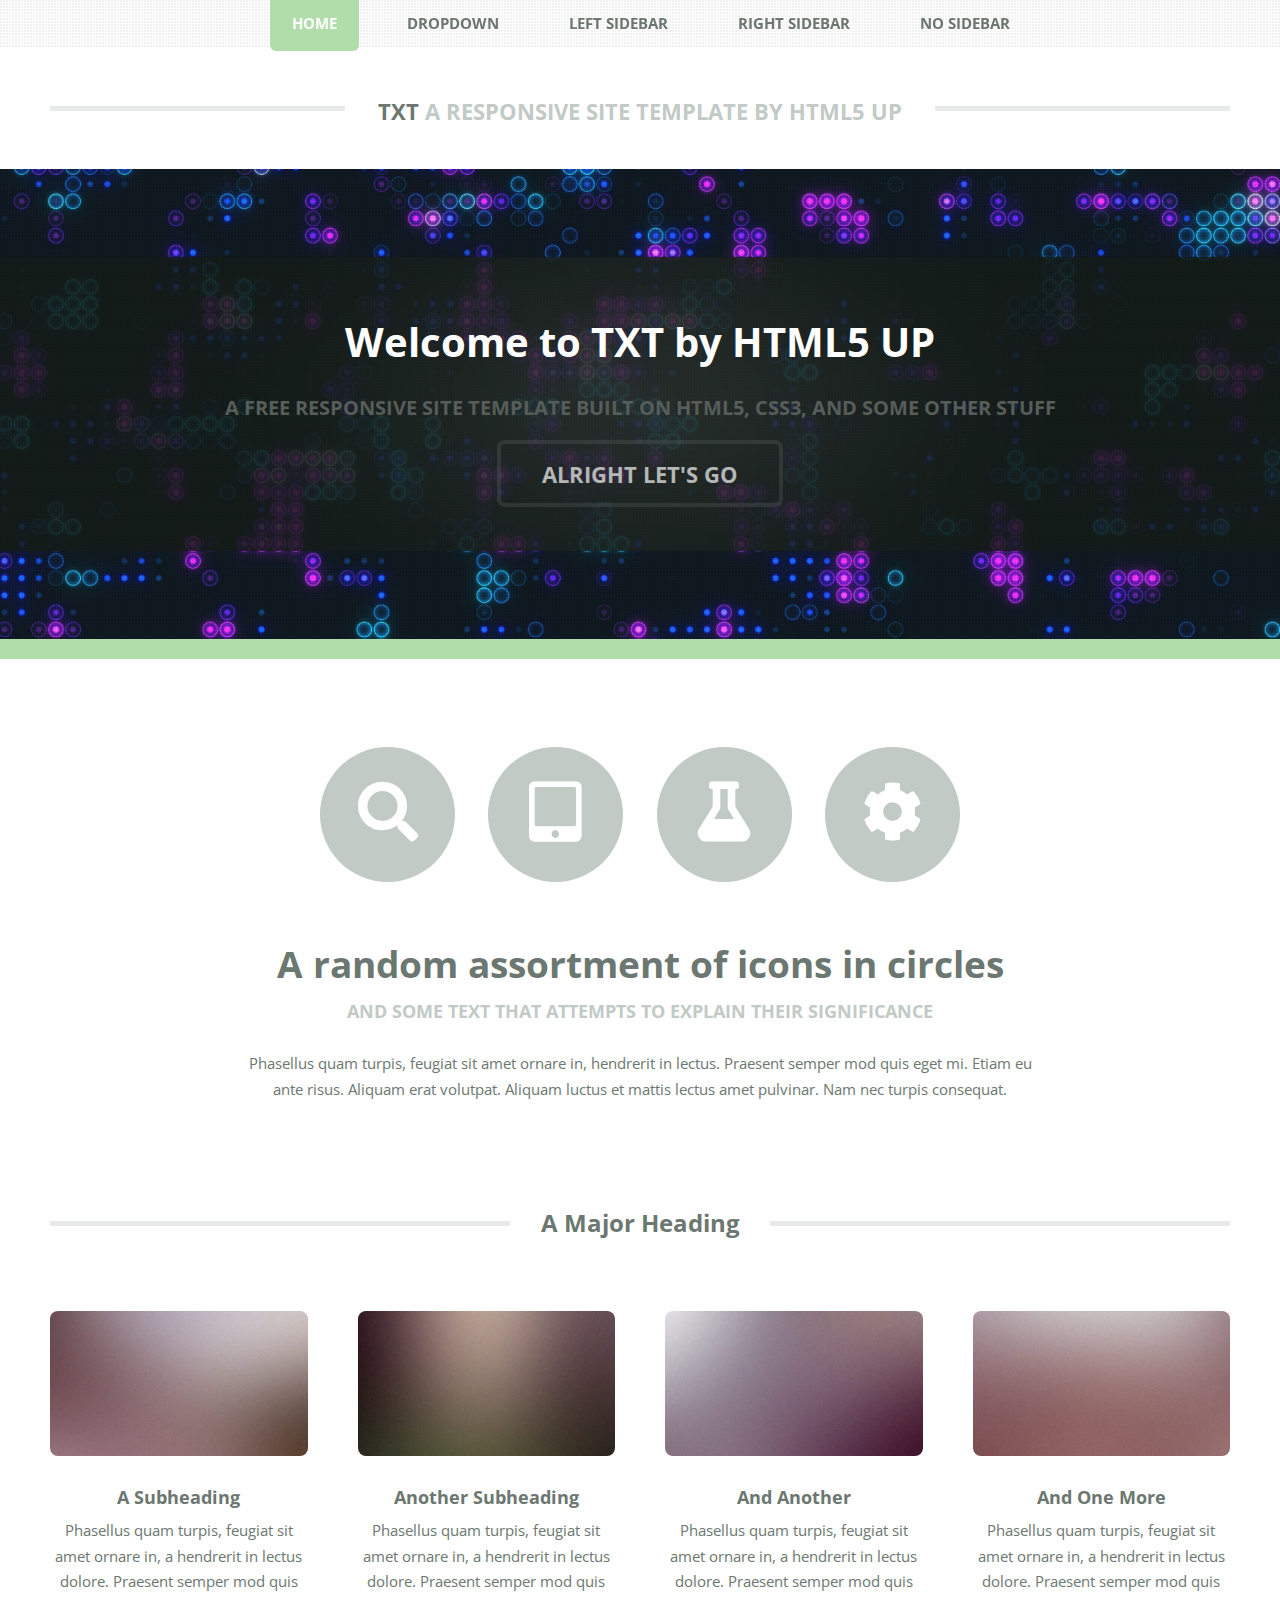
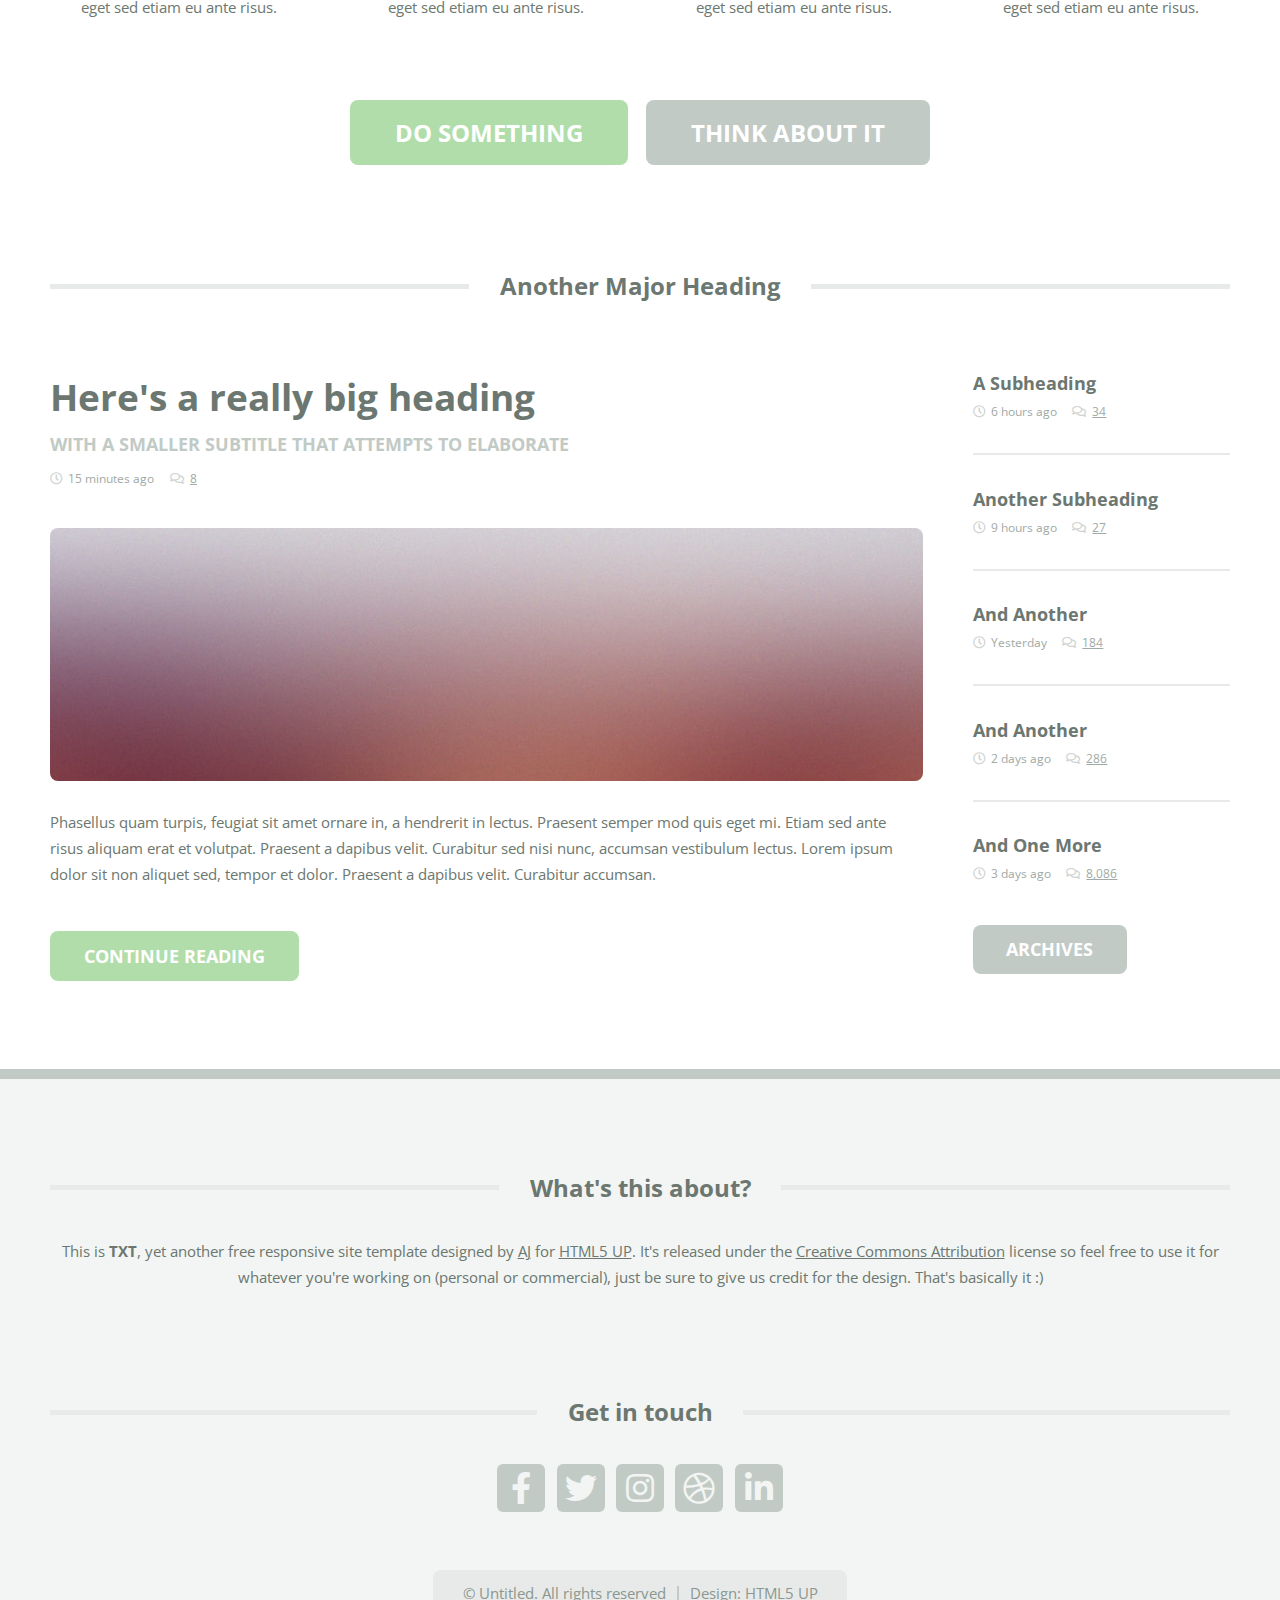
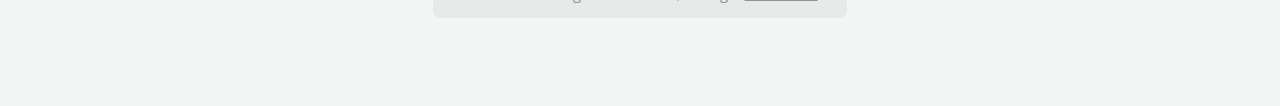
<file: index.html>
<!DOCTYPE HTML>
<!--
	TXT by HTML5 UP
	html5up.net | @ajlkn
	Free for personal and commercial use under the CCA 3.0 license (html5up.net/license)
-->
<html>
	<head>
		<title>TXT by HTML5 UP</title>
		<meta charset="utf-8" />
		<meta name="viewport" content="width=device-width, initial-scale=1, user-scalable=no" />
		<link rel="stylesheet" href="assets/css/main.css" />
	</head>
	<body class="homepage is-preload">
		<div id="page-wrapper">

			<!-- Header -->
				<header id="header">
					<div class="logo container">
						<div>
							<h1><a href="index.html" id="logo">TXT</a></h1>
							<p>A responsive site template by HTML5 UP</p>
						</div>
					</div>
				</header>

			<!-- Nav -->
				<nav id="nav">
					<ul>
						<li class="current"><a href="index.html">Home</a></li>
						<li>
							<a href="#">Dropdown</a>
							<ul>
								<li><a href="#">Lorem ipsum dolor</a></li>
								<li><a href="#">Magna phasellus</a></li>
								<li>
									<a href="#">Phasellus consequat</a>
									<ul>
										<li><a href="#">Lorem ipsum dolor</a></li>
										<li><a href="#">Phasellus consequat</a></li>
										<li><a href="#">Magna phasellus</a></li>
										<li><a href="#">Etiam dolore nisl</a></li>
									</ul>
								</li>
								<li><a href="#">Veroeros feugiat</a></li>
							</ul>
						</li>
						<li><a href="left-sidebar.html">Left Sidebar</a></li>
						<li><a href="right-sidebar.html">Right Sidebar</a></li>
						<li><a href="no-sidebar.html">No Sidebar</a></li>
					</ul>
				</nav>

			<!-- Banner -->
				<section id="banner">
					<div class="content">
						<h2>Welcome to TXT by HTML5 UP</h2>
						<p>A free responsive site template built on HTML5, CSS3, and some other stuff</p>
						<a href="#main" class="button scrolly">Alright let's go</a>
					</div>
				</section>

			<!-- Main -->
				<section id="main">
					<div class="container">
						<div class="row gtr-200">
							<div class="col-12">

								<!-- Highlight -->
									<section class="box highlight">
										<ul class="special">
											<li><a href="#" class="icon solid fa-search"><span class="label">Magnifier</span></a></li>
											<li><a href="#" class="icon solid fa-tablet-alt"><span class="label">Tablet</span></a></li>
											<li><a href="#" class="icon solid fa-flask"><span class="label">Flask</span></a></li>
											<li><a href="#" class="icon solid fa-cog"><span class="label">Cog?</span></a></li>
										</ul>
										<header>
											<h2>A random assortment of icons in circles</h2>
											<p>And some text that attempts to explain their significance</p>
										</header>
										<p>
											Phasellus quam turpis, feugiat sit amet ornare in, hendrerit in lectus. Praesent semper mod quis eget mi. Etiam eu<br />
											ante risus. Aliquam erat volutpat. Aliquam luctus et mattis lectus amet pulvinar. Nam nec turpis consequat.
										</p>
									</section>

							</div>
							<div class="col-12">

								<!-- Features -->
									<section class="box features">
										<h2 class="major"><span>A Major Heading</span></h2>
										<div>
											<div class="row">
												<div class="col-3 col-6-medium col-12-small">

													<!-- Feature -->
														<section class="box feature">
															<a href="#" class="image featured"><img src="images/pic01.jpg" alt="" /></a>
															<h3><a href="#">A Subheading</a></h3>
															<p>
																Phasellus quam turpis, feugiat sit amet ornare in, a hendrerit in
																lectus dolore. Praesent semper mod quis eget sed etiam eu ante risus.
															</p>
														</section>

												</div>
												<div class="col-3 col-6-medium col-12-small">

													<!-- Feature -->
														<section class="box feature">
															<a href="#" class="image featured"><img src="images/pic02.jpg" alt="" /></a>
															<h3><a href="#">Another Subheading</a></h3>
															<p>
																Phasellus quam turpis, feugiat sit amet ornare in, a hendrerit in
																lectus dolore. Praesent semper mod quis eget sed etiam eu ante risus.
															</p>
														</section>

												</div>
												<div class="col-3 col-6-medium col-12-small">

													<!-- Feature -->
														<section class="box feature">
															<a href="#" class="image featured"><img src="images/pic03.jpg" alt="" /></a>
															<h3><a href="#">And Another</a></h3>
															<p>
																Phasellus quam turpis, feugiat sit amet ornare in, a hendrerit in
																lectus dolore. Praesent semper mod quis eget sed etiam eu ante risus.
															</p>
														</section>

												</div>
												<div class="col-3 col-6-medium col-12-small">

													<!-- Feature -->
														<section class="box feature">
															<a href="#" class="image featured"><img src="images/pic04.jpg" alt="" /></a>
															<h3><a href="#">And One More</a></h3>
															<p>
																Phasellus quam turpis, feugiat sit amet ornare in, a hendrerit in
																lectus dolore. Praesent semper mod quis eget sed etiam eu ante risus.
															</p>
														</section>

												</div>
												<div class="col-12">
													<ul class="actions">
														<li><a href="#" class="button large">Do Something</a></li>
														<li><a href="#" class="button alt large">Think About It</a></li>
													</ul>
												</div>
											</div>
										</div>
									</section>

							</div>
							<div class="col-12">

								<!-- Blog -->
									<section class="box blog">
										<h2 class="major"><span>Another Major Heading</span></h2>
										<div>
											<div class="row">
												<div class="col-9 col-12-medium">
													<div class="content">

														<!-- Featured Post -->
															<article class="box post">
																<header>
																	<h3><a href="#">Here's a really big heading</a></h3>
																	<p>With a smaller subtitle that attempts to elaborate</p>
																	<ul class="meta">
																		<li class="icon fa-clock">15 minutes ago</li>
																		<li class="icon fa-comments"><a href="#">8</a></li>
																	</ul>
																</header>
																<a href="#" class="image featured"><img src="images/pic05.jpg" alt="" /></a>
																<p>
																	Phasellus quam turpis, feugiat sit amet ornare in, a hendrerit in lectus. Praesent
																	semper mod quis eget mi. Etiam sed ante risus aliquam erat et volutpat. Praesent a
																	dapibus velit. Curabitur sed nisi nunc, accumsan vestibulum lectus. Lorem ipsum
																	dolor sit non aliquet sed, tempor et dolor. Praesent a dapibus velit. Curabitur
																	accumsan.
																</p>
																<a href="#" class="button">Continue Reading</a>
															</article>

													</div>
												</div>
												<div class="col-3 col-12-medium">
													<div class="sidebar">

														<!-- Archives -->
															<ul class="divided">
																<li>
																	<article class="box post-summary">
																		<h3><a href="#">A Subheading</a></h3>
																		<ul class="meta">
																			<li class="icon fa-clock">6 hours ago</li>
																			<li class="icon fa-comments"><a href="#">34</a></li>
																		</ul>
																	</article>
																</li>
																<li>
																	<article class="box post-summary">
																		<h3><a href="#">Another Subheading</a></h3>
																		<ul class="meta">
																			<li class="icon fa-clock">9 hours ago</li>
																			<li class="icon fa-comments"><a href="#">27</a></li>
																		</ul>
																	</article>
																</li>
																<li>
																	<article class="box post-summary">
																		<h3><a href="#">And Another</a></h3>
																		<ul class="meta">
																			<li class="icon fa-clock">Yesterday</li>
																			<li class="icon fa-comments"><a href="#">184</a></li>
																		</ul>
																	</article>
																</li>
																<li>
																	<article class="box post-summary">
																		<h3><a href="#">And Another</a></h3>
																		<ul class="meta">
																			<li class="icon fa-clock">2 days ago</li>
																			<li class="icon fa-comments"><a href="#">286</a></li>
																		</ul>
																	</article>
																</li>
																<li>
																	<article class="box post-summary">
																		<h3><a href="#">And One More</a></h3>
																		<ul class="meta">
																			<li class="icon fa-clock">3 days ago</li>
																			<li class="icon fa-comments"><a href="#">8,086</a></li>
																		</ul>
																	</article>
																</li>
															</ul>
															<a href="#" class="button alt">Archives</a>

													</div>
												</div>
											</div>
										</div>
									</section>

							</div>
						</div>
					</div>
				</section>

			<!-- Footer -->
				<footer id="footer">
					<div class="container">
						<div class="row gtr-200">
							<div class="col-12">

								<!-- About -->
									<section>
										<h2 class="major"><span>What's this about?</span></h2>
										<p>
											This is <strong>TXT</strong>, yet another free responsive site template designed by
											<a href="http://twitter.com/ajlkn">AJ</a> for <a href="http://html5up.net">HTML5 UP</a>. It's released under the
											<a href="http://html5up.net/license/">Creative Commons Attribution</a> license so feel free to use it for
											whatever you're working on (personal or commercial), just be sure to give us credit for the design.
											That's basically it :)
										</p>
									</section>

							</div>
							<div class="col-12">

								<!-- Contact -->
									<section>
										<h2 class="major"><span>Get in touch</span></h2>
										<ul class="contact">
											<li><a class="icon brands fa-facebook-f" href="#"><span class="label">Facebook</span></a></li>
											<li><a class="icon brands fa-twitter" href="#"><span class="label">Twitter</span></a></li>
											<li><a class="icon brands fa-instagram" href="#"><span class="label">Instagram</span></a></li>
											<li><a class="icon brands fa-dribbble" href="#"><span class="label">Dribbble</span></a></li>
											<li><a class="icon brands fa-linkedin-in" href="#"><span class="label">LinkedIn</span></a></li>
										</ul>
									</section>

							</div>
						</div>

						<!-- Copyright -->
							<div id="copyright">
								<ul class="menu">
									<li>&copy; Untitled. All rights reserved</li><li>Design: <a href="http://html5up.net">HTML5 UP</a></li>
								</ul>
							</div>

					</div>
				</footer>

		</div>

		<!-- Scripts -->
			<script src="assets/js/jquery.min.js"></script>
			<script src="assets/js/jquery.dropotron.min.js"></script>
			<script src="assets/js/jquery.scrolly.min.js"></script>
			<script src="assets/js/browser.min.js"></script>
			<script src="assets/js/breakpoints.min.js"></script>
			<script src="assets/js/util.js"></script>
			<script src="assets/js/main.js"></script>

	</body>
</html>
</file>
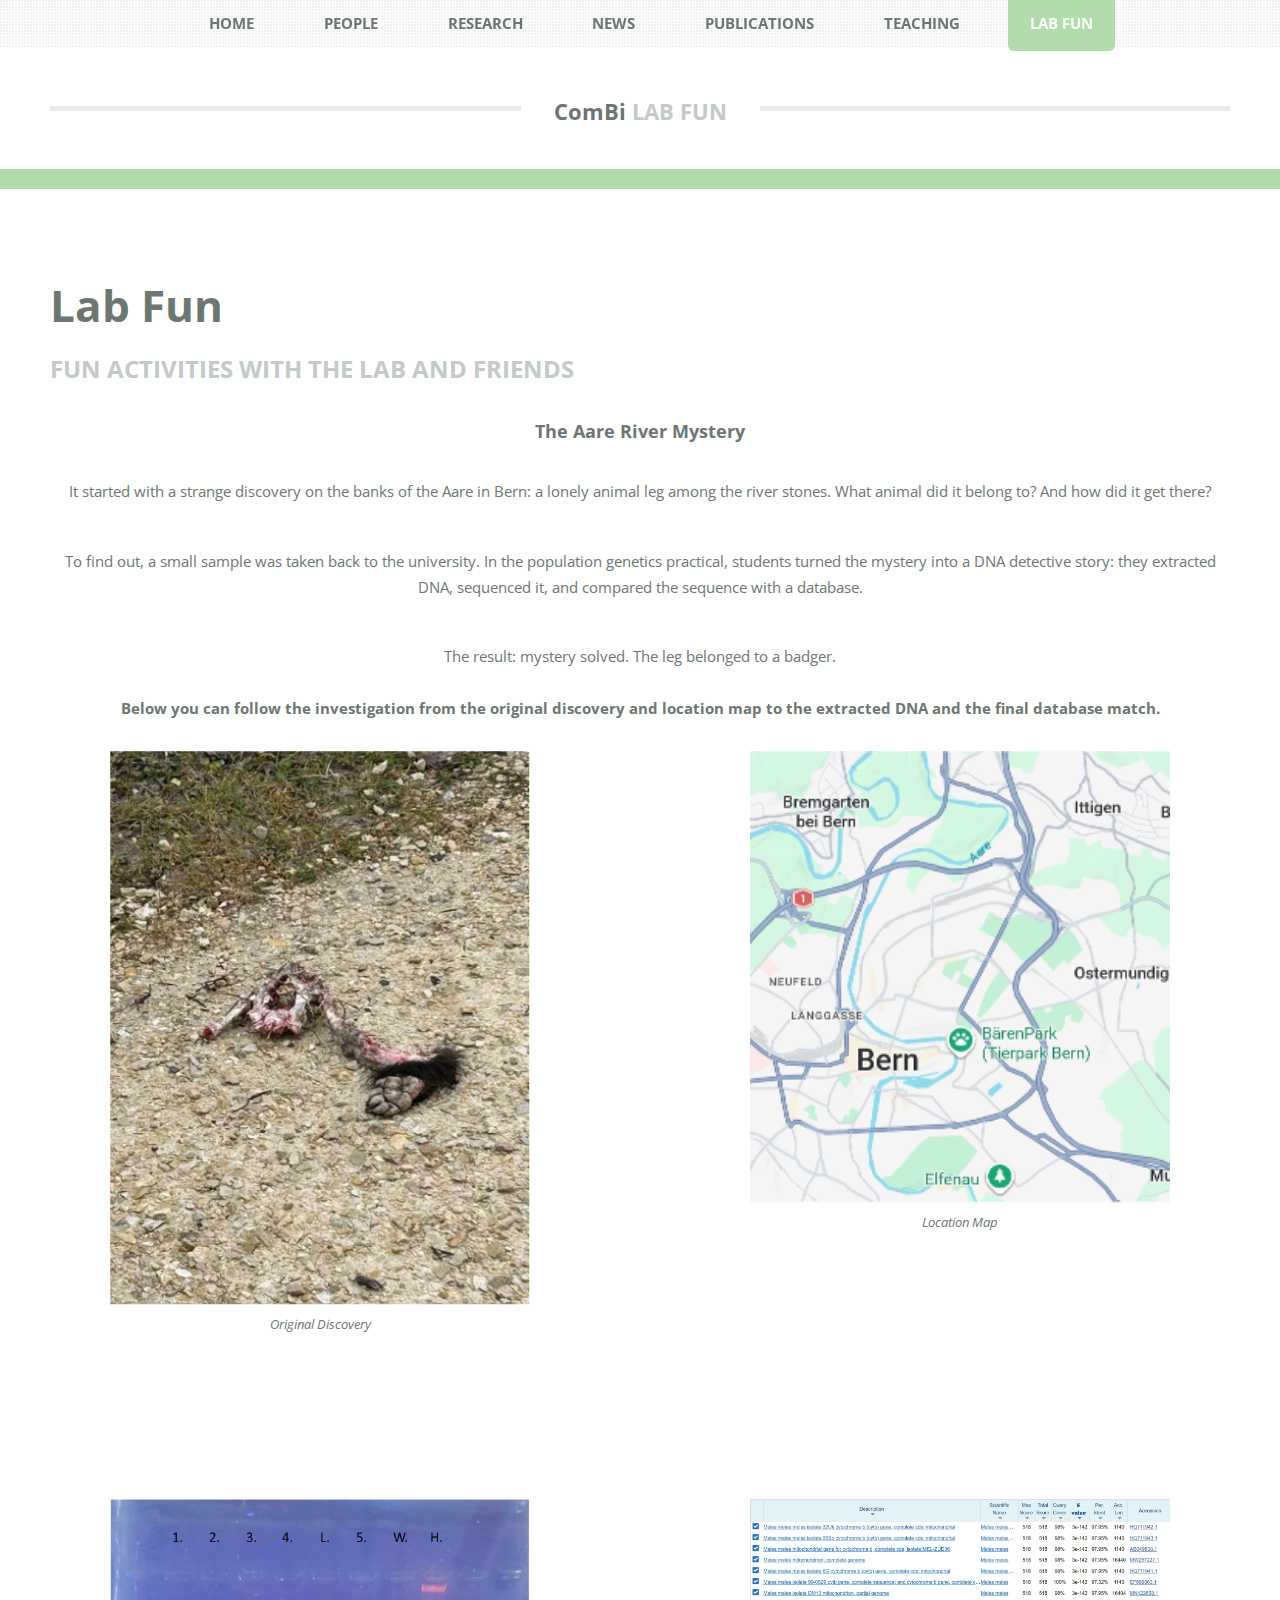
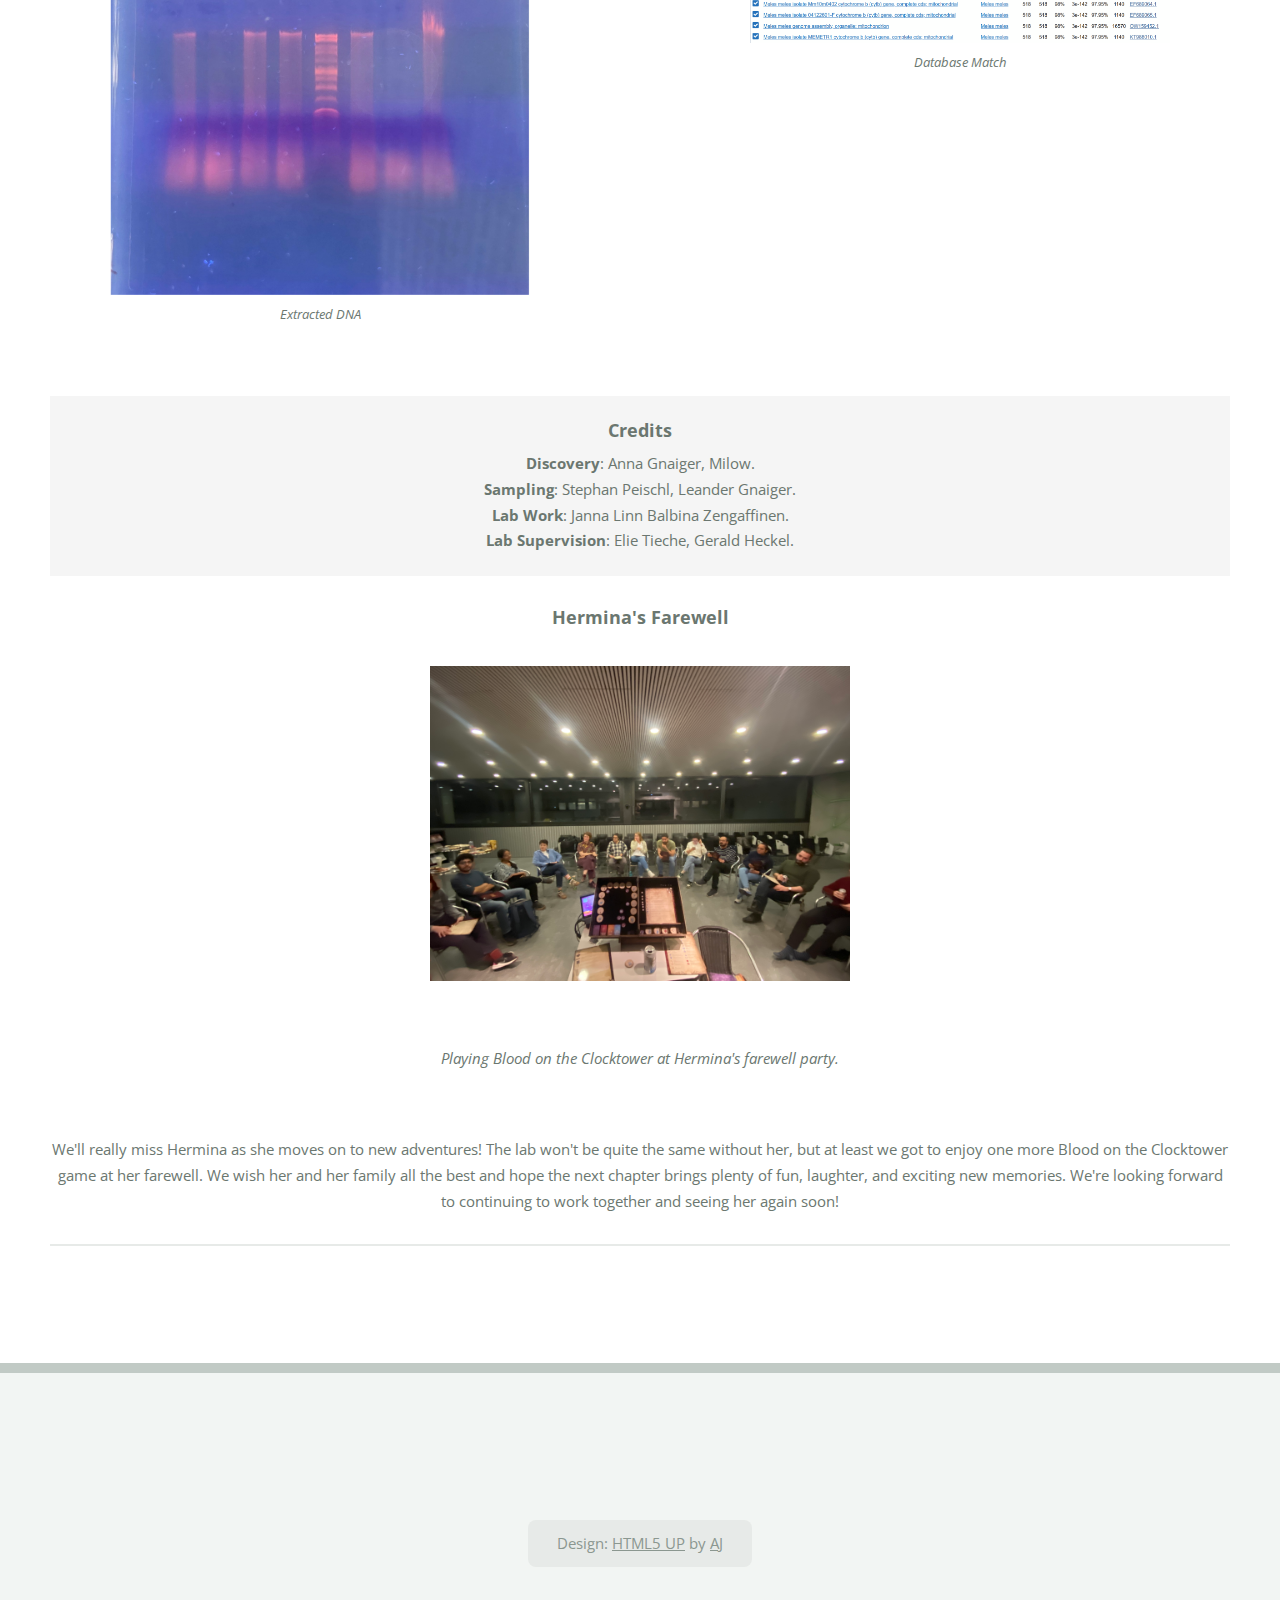
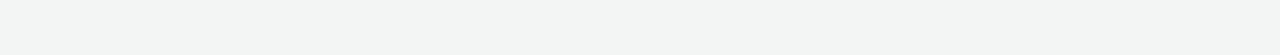
<file: labfun.html>
<!DOCTYPE HTML>
<!--
	TXT by HTML5 UP
	html5up.net | @ajlkn
	Free for personal and commercial use under the CCA 3.0 license (html5up.net/license)
-->
<html>
	<head>
		<title>Lab Fun</title>
		<meta charset="utf-8" />
		<meta name="viewport" content="width=device-width, initial-scale=1, user-scalable=no" />
		<link rel="stylesheet" href="assets/css/main.css" />
	</head>
	<body class="is-preload">
		<div id="page-wrapper">

			<!-- Header -->
				<header id="header">
					<div class="logo container">
						<div>
							<h1><a href="index.html" id="logo">ComBi</a></h1>
							<p>Lab Fun</p>
						</div>
					</div>
				</header>

			<!-- Nav -->
				<nav id="nav">
					<ul>
						<li><a href="index.html">Home</a></li>
						<li><a href="people.html">People</a></li>
						<li><a href="research.html">Research</a></li>
						<li><a href="news.html">News</a></li>
						<li><a href="publications.html">Publications</a></li>
						<li><a href="teaching.html">Teaching</a></li>
						<li class="current"><a href="labfun.html">Lab Fun</a></li>
					</ul>
				</nav>

			<!-- Main -->
				<section id="main">
					<div class="container">
						<div class="row">
							<div class="col-12">
								<div class="content">

									<!-- Content -->

										<article class="box page-content">
											<header>
												<h2>Lab Fun</h2>
												<p>Fun activities with the lab and friends</p>
											</header>

                                            <!-- Fun Moment 2: Badger Mystery -->
											<section class="box feature" style="margin-bottom:2em;">
												<header>
													<h3>The Aare River Mystery</h3>
												</header>
												<p>
													It started with a strange discovery on the banks of the Aare in Bern: a lonely animal leg among the river stones. What animal did it belong to? And how did it get there?
												</p>
												<p>
													To find out, a small sample was taken back to the university. In the population genetics practical, students turned the mystery into a DNA detective story: they extracted DNA, sequenced it, and compared the sequence with a database.
												</p>
												<p>
													The result: mystery solved. The leg belonged to a badger.
													<br><br>
													<strong>Below you can follow the investigation from the original discovery and location map to the extracted DNA and the final database match.</strong>
												</p>
											</section>

											<!-- Badger Investigation Images -->
											<section class="box feature" style="margin-bottom:2em;">
												<div class="row gtr-200">
													<div class="col-6 col-12-small">
														<img src="images/FunStuff/Badger/MysteryLeg.jpg" alt="Mystery Leg Discovery" class="responsive-image" />
														<p style="text-align: center; font-size: 0.9em; margin-top: 0.5em;"><i>Original Discovery</i></p>
													</div>
													<div class="col-6 col-12-small">
														<img src="images/FunStuff/Badger/MAp.png" alt="Location Map" class="responsive-image" />
														<p style="text-align: center; font-size: 0.9em; margin-top: 0.5em;"><i>Location Map</i></p>
													</div>
												</div>
												<div class="row gtr-200" style="margin-top: 1.5em;">
													<div class="col-6 col-12-small">
														<img src="images/FunStuff/Badger/DNA.png" alt="Extracted DNA" class="responsive-image" />
														<p style="text-align: center; font-size: 0.9em; margin-top: 0.5em;"><i>Extracted DNA</i></p>
													</div>
													<div class="col-6 col-12-small">
														<img src="images/FunStuff/Badger/hits.png" alt="Database Match" class="responsive-image" />
														<p style="text-align: center; font-size: 0.9em; margin-top: 0.5em;"><i>Database Match</i></p>
													</div>
												</div>
											</section>

											<!-- Credits -->
											<section class="box feature" style="margin-bottom:2em; background: #f5f5f5; padding: 1.5em;">
												<h4>Credits</h4>
												<p>
													<strong>Discovery</strong>: Anna Gnaiger, Milow.  <br>
													<strong>Sampling</strong>: Stephan Peischl, Leander Gnaiger. <br>
													<strong>Lab Work</strong>: Janna Linn Balbina Zengaffinen. <br>
													<strong>Lab Supervision</strong>: Elie Tieche, Gerald Heckel. 
												</p>
											</section>

											<!-- Fun Moment 1 -->
											<section class="box feature" style="margin-bottom:2em;">
											<header>
												<h3>Hermina's Farewell</h3>
											</header>
											<div class="row aln-middle">
												<div class="col-12">
													<img src="images/FunStuff/IMG_1500.JPG" alt="Playing Blood on the Clocktower" class="responsive-image" />
												</div>
												<div class="col-12" style="text-align: center; margin-top: 1em;">
													<p><i>Playing Blood on the Clocktower at Hermina's farewell party. </i></p>
												</div>
											</div>
											<p style="margin-top: 1.5em;">
												We'll really miss Hermina as she moves on to new adventures! The lab won't be quite the same without her, but at least we got to enjoy one more Blood on the Clocktower game at her farewell. We wish her and her family all the best and hope the next chapter brings plenty of fun, laughter, and exciting new memories. We're looking forward to continuing to work together and seeing her again soon!
											</p>
											</section>
											<hr style="margin:2em 0;">

											

										</article>

									<!-- /Content -->

								</div>
							</div>
						</div>

					</div>
				</section>

			<!-- Footer -->
				<footer id="footer">
					<div class="container">
						<div class="row">
							<div class="col-12">
								<!-- "What's this about?" section removed -->
							</div>
						</div>

						<!-- Copyright -->
							<div id="copyright">
								<ul class="menu">
									<li>Design: <a href="http://html5up.net">HTML5 UP</a> by <a href="http://twitter.com/ajlkn">AJ</a></li>
								</ul>
							</div>

					</div>
				</footer>

		</div>

		<!-- Scripts -->
			<script src="assets/js/jquery.min.js"></script>
			<script src="assets/js/jquery.dropotron.min.js"></script>
			<script src="assets/js/jquery.scrolly.min.js"></script>
			<script src="assets/js/browser.min.js"></script>
			<script src="assets/js/breakpoints.min.js"></script>
			<script src="assets/js/util.js"></script>
			<script src="assets/js/main.js"></script>

	</body>
</html>
</file>
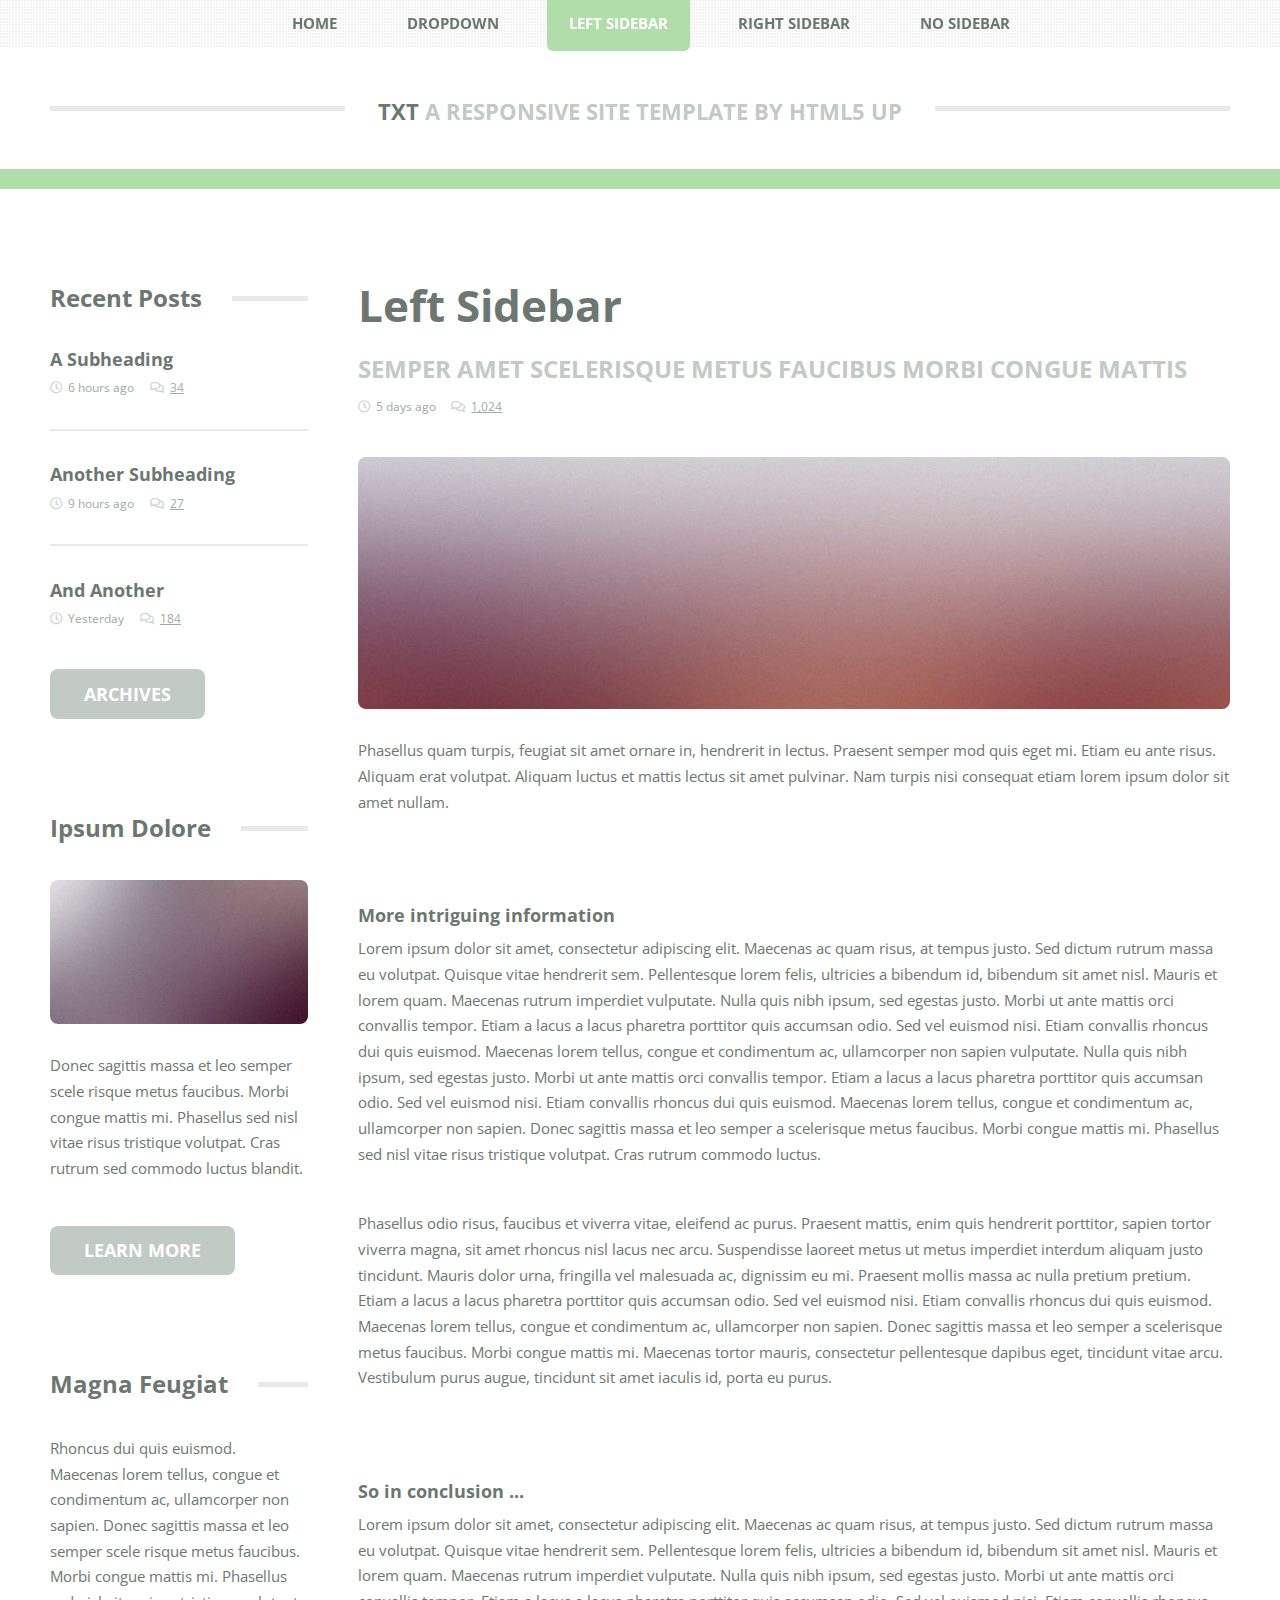
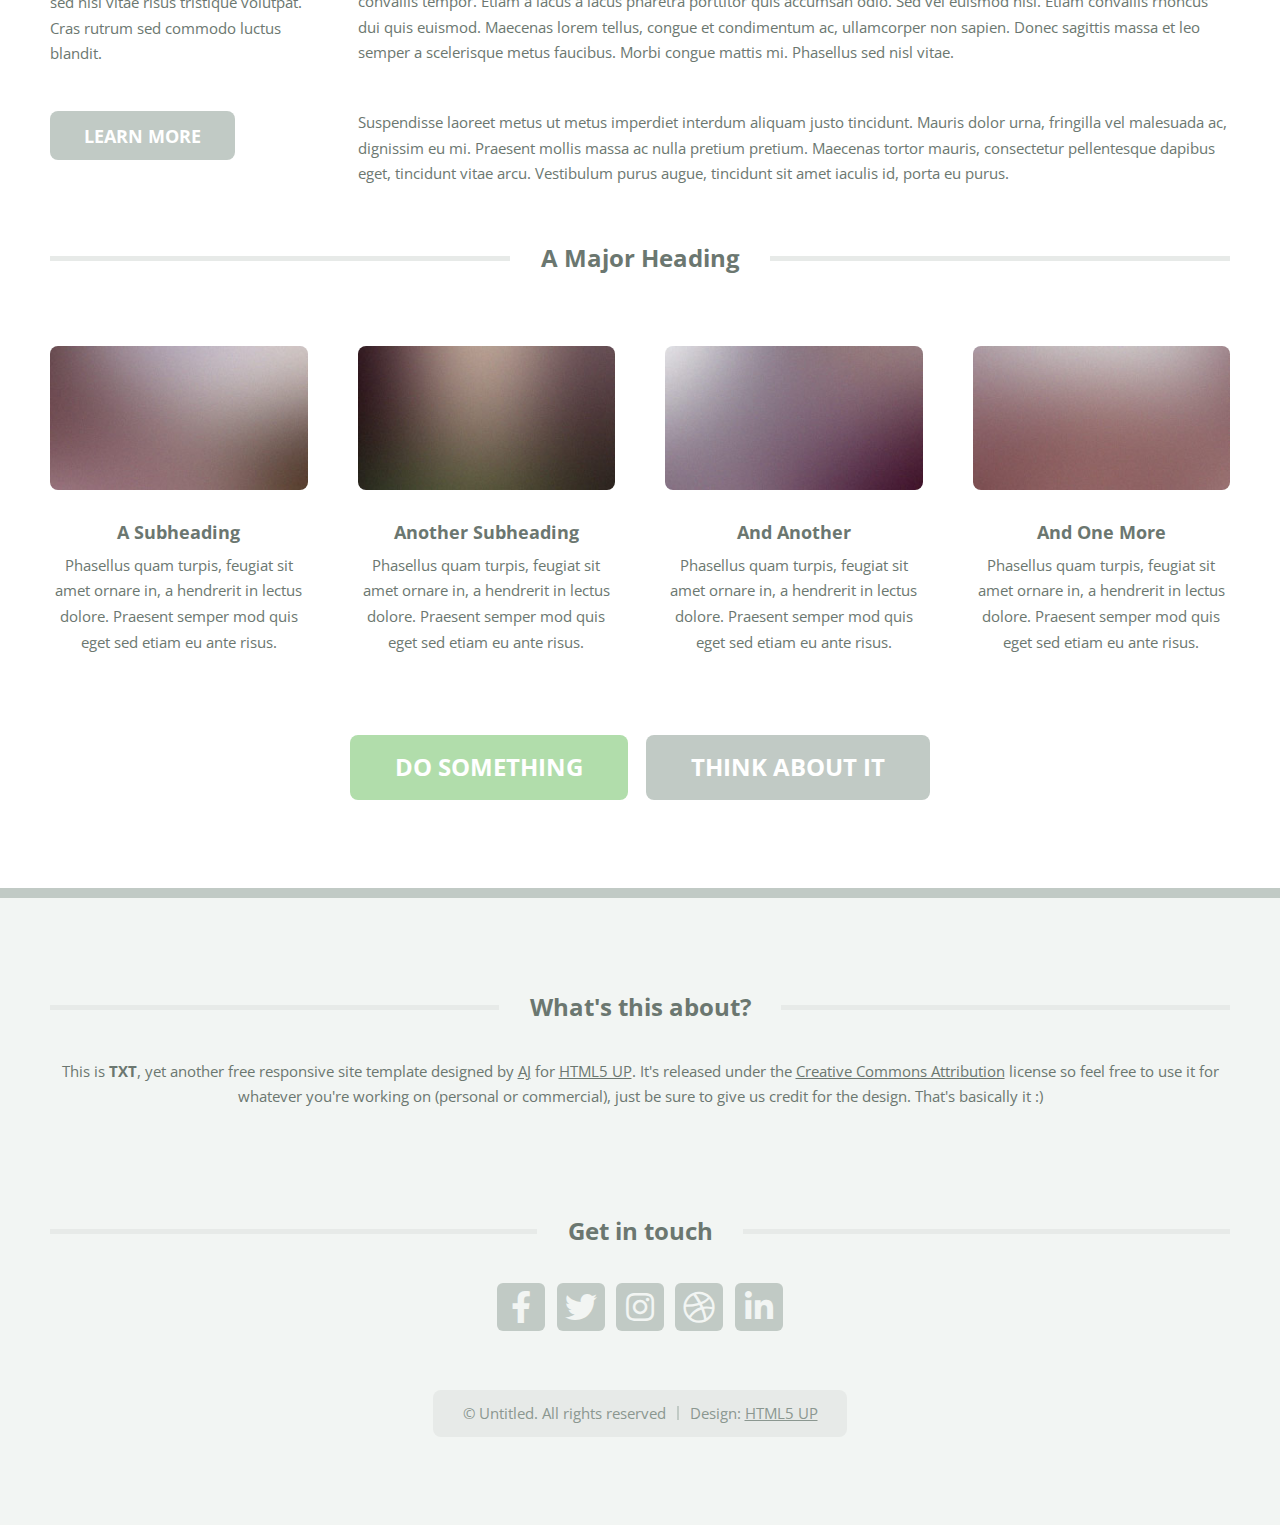
<file: left-sidebar.html>
<!DOCTYPE HTML>
<!--
	TXT by HTML5 UP
	html5up.net | @ajlkn
	Free for personal and commercial use under the CCA 3.0 license (html5up.net/license)
-->
<html>
	<head>
		<title>Left Sidebar - TXT by HTML5 UP</title>
		<meta charset="utf-8" />
		<meta name="viewport" content="width=device-width, initial-scale=1, user-scalable=no" />
		<link rel="stylesheet" href="assets/css/main.css" />
	</head>
	<body class="is-preload">
		<div id="page-wrapper">

			<!-- Header -->
				<header id="header">
					<div class="logo container">
						<div>
							<h1><a href="index.html" id="logo">TXT</a></h1>
							<p>A responsive site template by HTML5 UP</p>
						</div>
					</div>
				</header>

			<!-- Nav -->
				<nav id="nav">
					<ul>
						<li><a href="index.html">Home</a></li>
						<li>
							<a href="#">Dropdown</a>
							<ul>
								<li><a href="#">Lorem ipsum dolor</a></li>
								<li><a href="#">Magna phasellus</a></li>
								<li>
									<a href="#">Phasellus consequat</a>
									<ul>
										<li><a href="#">Lorem ipsum dolor</a></li>
										<li><a href="#">Phasellus consequat</a></li>
										<li><a href="#">Magna phasellus</a></li>
										<li><a href="#">Etiam dolore nisl</a></li>
									</ul>
								</li>
								<li><a href="#">Veroeros feugiat</a></li>
							</ul>
						</li>
						<li class="current"><a href="left-sidebar.html">Left Sidebar</a></li>
						<li><a href="right-sidebar.html">Right Sidebar</a></li>
						<li><a href="no-sidebar.html">No Sidebar</a></li>
					</ul>
				</nav>

			<!-- Main -->
				<section id="main">
					<div class="container">
						<div class="row">
							<div class="col-3 col-12-medium">
								<div class="sidebar">

									<!-- Sidebar -->

										<!-- Recent Posts -->
											<section>
												<h2 class="major"><span>Recent Posts</span></h2>
												<ul class="divided">
													<li>
														<article class="box post-summary">
															<h3><a href="#">A Subheading</a></h3>
															<ul class="meta">
																<li class="icon fa-clock">6 hours ago</li>
																<li class="icon fa-comments"><a href="#">34</a></li>
															</ul>
														</article>
													</li>
													<li>
														<article class="box post-summary">
															<h3><a href="#">Another Subheading</a></h3>
															<ul class="meta">
																<li class="icon fa-clock">9 hours ago</li>
																<li class="icon fa-comments"><a href="#">27</a></li>
															</ul>
														</article>
													</li>
													<li>
														<article class="box post-summary">
															<h3><a href="#">And Another</a></h3>
															<ul class="meta">
																<li class="icon fa-clock">Yesterday</li>
																<li class="icon fa-comments"><a href="#">184</a></li>
															</ul>
														</article>
													</li>
												</ul>
												<a href="#" class="button alt">Archives</a>
											</section>

										<!-- Something -->
											<section>
												<h2 class="major"><span>Ipsum Dolore</span></h2>
												<a href="#" class="image featured"><img src="images/pic03.jpg" alt="" /></a>
												<p>
													Donec sagittis massa et leo semper scele risque metus faucibus. Morbi congue mattis mi.
													Phasellus sed nisl vitae risus tristique volutpat. Cras rutrum sed commodo luctus blandit.
												</p>
												<a href="#" class="button alt">Learn more</a>
											</section>

										<!-- Something -->
											<section>
												<h2 class="major"><span>Magna Feugiat</span></h2>
												<p>
													Rhoncus dui quis euismod. Maecenas lorem tellus, congue et condimentum ac, ullamcorper non sapien.
													Donec sagittis massa et leo semper scele risque metus faucibus. Morbi congue mattis mi.
													Phasellus sed nisl vitae risus tristique volutpat. Cras rutrum sed commodo luctus blandit.
												</p>
												<a href="#" class="button alt">Learn more</a>
											</section>

								</div>
							</div>
							<div class="col-9 col-12-medium imp-medium">
								<div class="content">

									<!-- Content -->

										<article class="box page-content">

											<header>
												<h2>Left Sidebar</h2>
												<p>Semper amet scelerisque metus faucibus morbi congue mattis</p>
												<ul class="meta">
													<li class="icon fa-clock">5 days ago</li>
													<li class="icon fa-comments"><a href="#">1,024</a></li>
												</ul>
											</header>

											<section>
												<span class="image featured"><img src="images/pic05.jpg" alt="" /></span>
												<p>
													Phasellus quam turpis, feugiat sit amet ornare in, hendrerit in lectus.
													Praesent semper mod quis eget mi. Etiam eu ante risus. Aliquam erat volutpat.
													Aliquam luctus et mattis lectus sit amet pulvinar. Nam turpis nisi
													consequat etiam lorem ipsum dolor sit amet nullam.
												</p>
											</section>

											<section>
												<h3>More intriguing information</h3>
												<p>
													Lorem ipsum dolor sit amet, consectetur adipiscing elit. Maecenas ac quam risus, at tempus
													justo. Sed dictum rutrum massa eu volutpat. Quisque vitae hendrerit sem. Pellentesque lorem felis,
													ultricies a bibendum id, bibendum sit amet nisl. Mauris et lorem quam. Maecenas rutrum imperdiet
													vulputate. Nulla quis nibh ipsum, sed egestas justo. Morbi ut ante mattis orci convallis tempor.
													Etiam a lacus a lacus pharetra porttitor quis accumsan odio. Sed vel euismod nisi. Etiam convallis
													rhoncus dui quis euismod. Maecenas lorem tellus, congue et condimentum ac, ullamcorper non sapien
													vulputate. Nulla quis nibh ipsum, sed egestas justo. Morbi ut ante mattis orci convallis tempor.
													Etiam a lacus a lacus pharetra porttitor quis accumsan odio. Sed vel euismod nisi. Etiam convallis
													rhoncus dui quis euismod. Maecenas lorem tellus, congue et condimentum ac, ullamcorper non sapien.
													Donec sagittis massa et leo semper a scelerisque metus faucibus. Morbi congue mattis mi.
													Phasellus sed nisl vitae risus tristique volutpat. Cras rutrum commodo luctus.
												</p>
												<p>
													Phasellus odio risus, faucibus et viverra vitae, eleifend ac purus. Praesent mattis, enim
													quis hendrerit porttitor, sapien tortor viverra magna, sit amet rhoncus nisl lacus nec arcu.
													Suspendisse laoreet metus ut metus imperdiet interdum aliquam justo tincidunt. Mauris dolor urna,
													fringilla vel malesuada ac, dignissim eu mi. Praesent mollis massa ac nulla pretium pretium.
													Etiam a lacus a lacus pharetra porttitor quis accumsan odio. Sed vel euismod nisi. Etiam convallis
													rhoncus dui quis euismod. Maecenas lorem tellus, congue et condimentum ac, ullamcorper non sapien.
													Donec sagittis massa et leo semper a scelerisque metus faucibus. Morbi congue mattis mi.
													Maecenas tortor mauris, consectetur pellentesque dapibus eget, tincidunt vitae arcu.
													Vestibulum purus augue, tincidunt sit amet iaculis id, porta eu purus.
												</p>
											</section>

											<section>
												<h3>So in conclusion ...</h3>
												<p>
													Lorem ipsum dolor sit amet, consectetur adipiscing elit. Maecenas ac quam risus, at tempus
													justo. Sed dictum rutrum massa eu volutpat. Quisque vitae hendrerit sem. Pellentesque lorem felis,
													ultricies a bibendum id, bibendum sit amet nisl. Mauris et lorem quam. Maecenas rutrum imperdiet
													vulputate. Nulla quis nibh ipsum, sed egestas justo. Morbi ut ante mattis orci convallis tempor.
													Etiam a lacus a lacus pharetra porttitor quis accumsan odio. Sed vel euismod nisi. Etiam convallis
													rhoncus dui quis euismod. Maecenas lorem tellus, congue et condimentum ac, ullamcorper non sapien.
													Donec sagittis massa et leo semper a scelerisque metus faucibus. Morbi congue mattis mi.
													Phasellus sed nisl vitae.
												</p>
												<p>
													Suspendisse laoreet metus ut metus imperdiet interdum aliquam justo tincidunt. Mauris dolor urna,
													fringilla vel malesuada ac, dignissim eu mi. Praesent mollis massa ac nulla pretium pretium.
													Maecenas tortor mauris, consectetur pellentesque dapibus eget, tincidunt vitae arcu.
													Vestibulum purus augue, tincidunt sit amet iaculis id, porta eu purus.
												</p>
											</section>

										</article>

								</div>
							</div>
							<div class="col-12">

								<!-- Features -->
									<section class="box features">
										<h2 class="major"><span>A Major Heading</span></h2>
										<div>
											<div class="row">
												<div class="col-3 col-6-medium col-12-small">

													<!-- Feature -->
														<section class="box feature">
															<a href="#" class="image featured"><img src="images/pic01.jpg" alt="" /></a>
															<h3><a href="#">A Subheading</a></h3>
															<p>
																Phasellus quam turpis, feugiat sit amet ornare in, a hendrerit in
																lectus dolore. Praesent semper mod quis eget sed etiam eu ante risus.
															</p>
														</section>

												</div>
												<div class="col-3 col-6-medium col-12-small">

													<!-- Feature -->
														<section class="box feature">
															<a href="#" class="image featured"><img src="images/pic02.jpg" alt="" /></a>
															<h3><a href="#">Another Subheading</a></h3>
															<p>
																Phasellus quam turpis, feugiat sit amet ornare in, a hendrerit in
																lectus dolore. Praesent semper mod quis eget sed etiam eu ante risus.
															</p>
														</section>

												</div>
												<div class="col-3 col-6-medium col-12-small">

													<!-- Feature -->
														<section class="box feature">
															<a href="#" class="image featured"><img src="images/pic03.jpg" alt="" /></a>
															<h3><a href="#">And Another</a></h3>
															<p>
																Phasellus quam turpis, feugiat sit amet ornare in, a hendrerit in
																lectus dolore. Praesent semper mod quis eget sed etiam eu ante risus.
															</p>
														</section>

												</div>
												<div class="col-3 col-6-medium col-12-small">

													<!-- Feature -->
														<section class="box feature">
															<a href="#" class="image featured"><img src="images/pic04.jpg" alt="" /></a>
															<h3><a href="#">And One More</a></h3>
															<p>
																Phasellus quam turpis, feugiat sit amet ornare in, a hendrerit in
																lectus dolore. Praesent semper mod quis eget sed etiam eu ante risus.
															</p>
														</section>

												</div>
												<div class="col-12">
													<ul class="actions">
														<li><a href="#" class="button large">Do Something</a></li>
														<li><a href="#" class="button alt large">Think About It</a></li>
													</ul>
												</div>
											</div>
										</div>
									</section>

							</div>
						</div>
					</div>
				</section>

			<!-- Footer -->
				<footer id="footer">
					<div class="container">
						<div class="row gtr-200">
							<div class="col-12">

								<!-- About -->
									<section>
										<h2 class="major"><span>What's this about?</span></h2>
										<p>
											This is <strong>TXT</strong>, yet another free responsive site template designed by
											<a href="http://twitter.com/ajlkn">AJ</a> for <a href="http://html5up.net">HTML5 UP</a>. It's released under the
											<a href="http://html5up.net/license/">Creative Commons Attribution</a> license so feel free to use it for
											whatever you're working on (personal or commercial), just be sure to give us credit for the design.
											That's basically it :)
										</p>
									</section>

							</div>
							<div class="col-12">

								<!-- Contact -->
									<section>
										<h2 class="major"><span>Get in touch</span></h2>
										<ul class="contact">
											<li><a class="icon brands fa-facebook-f" href="#"><span class="label">Facebook</span></a></li>
											<li><a class="icon brands fa-twitter" href="#"><span class="label">Twitter</span></a></li>
											<li><a class="icon brands fa-instagram" href="#"><span class="label">Instagram</span></a></li>
											<li><a class="icon brands fa-dribbble" href="#"><span class="label">Dribbble</span></a></li>
											<li><a class="icon brands fa-linkedin-in" href="#"><span class="label">LinkedIn</span></a></li>
										</ul>
									</section>

							</div>
						</div>

						<!-- Copyright -->
							<div id="copyright">
								<ul class="menu">
									<li>&copy; Untitled. All rights reserved</li><li>Design: <a href="http://html5up.net">HTML5 UP</a></li>
								</ul>
							</div>

					</div>
				</footer>

		</div>

		<!-- Scripts -->
			<script src="assets/js/jquery.min.js"></script>
			<script src="assets/js/jquery.dropotron.min.js"></script>
			<script src="assets/js/jquery.scrolly.min.js"></script>
			<script src="assets/js/browser.min.js"></script>
			<script src="assets/js/breakpoints.min.js"></script>
			<script src="assets/js/util.js"></script>
			<script src="assets/js/main.js"></script>

	</body>
</html>
</file>
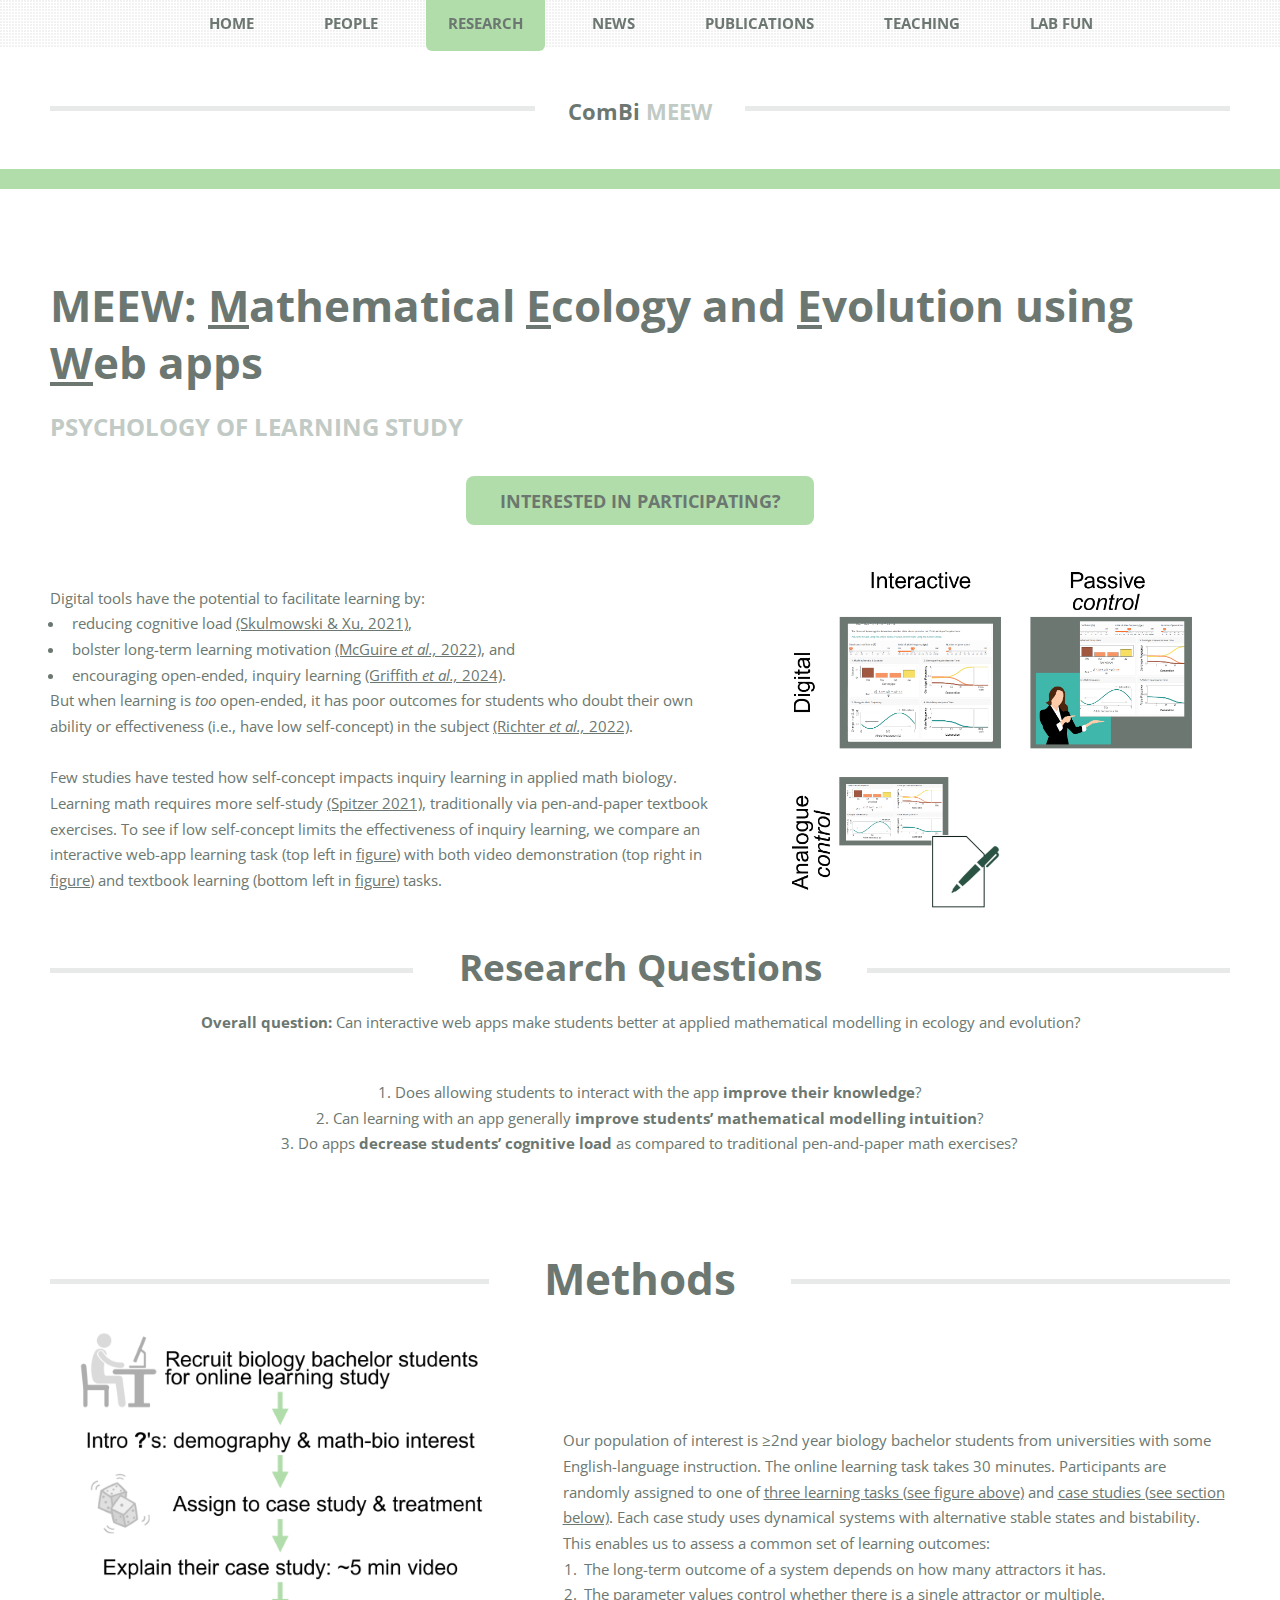
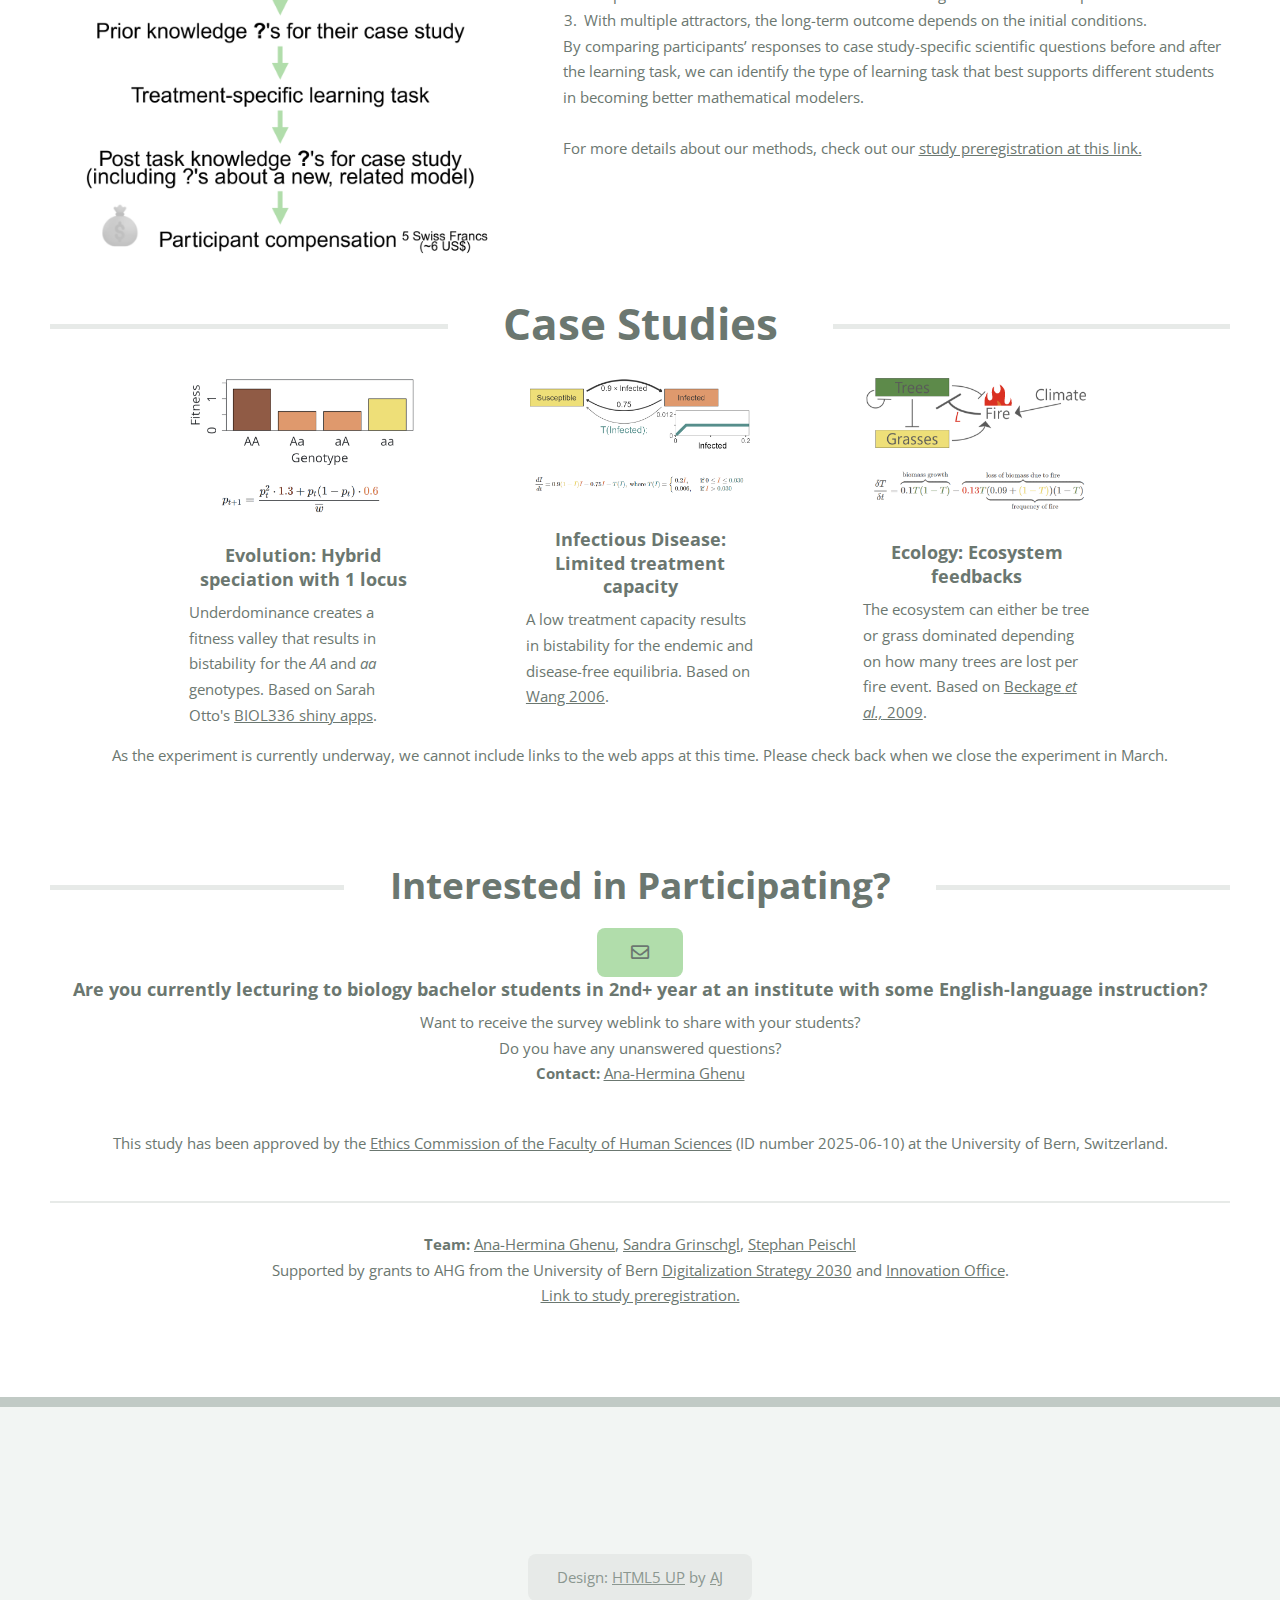
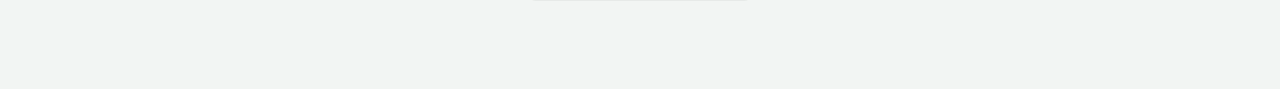
<file: MEEW.html>
<!DOCTYPE HTML>
<!--
    TXT by HTML5 UP
    html5up.net | @ajlkn
    Free for personal and commercial use under the CCA 3.0 license (html5up.net/license)
-->
<html>
    <head>
        <title>MEEW </title>
        <meta charset="utf-8" />
        <meta name="viewport" content="width=device-width, initial-scale=1, user-scalable=no" />
        <link rel="stylesheet" href="assets/css/main.css" />
        <style>
			/* URL links are the same colour as the text */
    		a, a:visited, a:active {
        		color: inherit !important;
        		text-decoration: underline;
    		}
			/* reduce the left padding between the number and the list item */
			.box.highlight ol {
				list-style-position: inside;
    			padding-left: 1em; /* or try 1em, 0.5em, or even 0 */
    			margin-left: 0;
			}
            /* Custom style for a single box: reduce the vertical whitespace */
            .box.feature.custom-spacing p + ul + ol {
                margin-top: 0 !important;
            }
            .box.feature.custom-spacing p {
                margin-bottom: 0 !important;
            }
            .box.feature.custom-spacing ul,
            .box.feature.custom-spacing ol {
                margin-top: 0 !important;
                margin-bottom: 0 !important;
                padding-top: 0 !important;
                padding-bottom: 0 !important;
            }
            .box.feature.custom-spacing ul li:first-child,
            .box.feature.custom-spacing ol li:first-child {
                margin-top: 0 !important;
                padding-top: 0 !important;
            }
            .box.feature.custom-spacing ul li:last-child,
            .box.feature.custom-spacing ol li:last-child {
                margin-bottom: 0 !important;
                padding-bottom: 0 !important;
            }
			/* make sure that the 3 boxes with the case studies are centered on the page */
			.box.features .row {
    display: flex;
    justify-content: center;
    align-items: stretch; /* or 'center' if you want vertical centering */
    flex-wrap: wrap;
    gap: 2em; /* optional: adds space between boxes */
}
.box.features .box.feature {
    margin: 0 1em;
}
            /* left justify text in all boxes */
            .box.feature p,
            .box.feature ul,
            .box.feature ol {
                text-align: left !important;
            }
        </style>
    </head>
    <body class="is-preload">
        <div id="page-wrapper">

            <!-- Header -->
            <header id="header">
                <div class="logo container">
                    <div>
                        <h1><a href="index.html" id="logo">ComBi</a></h1>
                        <p> MEEW </p>
                    </div>
                </div>
            </header>

            <!-- Nav -->
            <nav id="nav">
                <ul>
                    <li><a href="index.html">Home</a></li>
                    <li><a href="people.html">People</a></li>
                    <li class="current"><a href="research.html">Research</a></li>
                    <li><a href="news.html">News</a></li>
                    <li><a href="publications.html">Publications</a></li>
                    <li><a href="teaching.html">Teaching</a></li>
                    <li><a href="labfun.html">Lab Fun</a></li>
                </ul>
            </nav>

            <!-- Main -->
            <section id="main">
                <div class="container">
                    <div class="row">
                        <div class="col-12">
                            <div class="content">

                                <!-- Content -->
                                <article class="box page-content">
                                    <header>
                                        <h2>MEEW: <u>M</u>athematical <u>E</u>cology and <u>E</u>volution using <u>W</u>eb apps</h2>
                                        <p>Psychology of Learning Study</p>
                                    </header>

                                    <div style="margin-top:1em; margin-bottom:3em; text-align:center;">
										<a href="MEEW.html#Participating" class="button small" >Interested in Participating?</a>
									</div>

                                    <!-- Background -->
                                    <section class="box feature custom-spacing" style="margin-bottom:2em;">
                                        <div class="row aln-middle">
                                            <div class="col-7 col-12-small">
                                                <p>
                                                    Digital tools have the potential to facilitate learning by:
                                                </p>
                                                <ul>
                                                    <li>reducing cognitive load <a href="https://link.springer.com/article/10.1007/s10648-021-09624-7" target="_blank">(Skulmowski & Xu, 2021)</a>,</li>
                                                    <li>bolster long-term learning motivation <a href="https://onlinelibrary.wiley.com/doi/full/10.1002/ece3.9556" target="_blank">(McGuire <i>et al.,</i> 2022)</a>, and</li>
                                                    <li>encouraging open-ended, inquiry learning <a href="https://onlinelibrary.wiley.com/doi/10.1002/ece3.11179" target="_blank">(Griffith <i>et al.,</i> 2024)</a>.</li>
                                                </ul>
                                                <p>
                                                    But when learning is <i>too</i> open-ended, it has poor outcomes for students who doubt their own ability or effectiveness (i.e., have low self-concept) in the subject <a href="https://onlinelibrary.wiley.com/doi/10.1111/jcal.12673" target="_blank">(Richter <i>et al.,</i> 2022)</a>.
                                                </p>
												<br>
                                                <p>
                                                   Few studies have tested how self-concept impacts inquiry learning in applied math biology.
                                                </p>
                                                <p>
                                                   Learning math requires more self-study <a href="https://link.springer.com/article/10.1007/s10212-021-00546-0" target="_blank">(Spitzer 2021)</a>, traditionally via pen-and-paper textbook exercises. To see if low self-concept limits the effectiveness of inquiry learning, we compare an interactive web-app learning task (top left in <a href="#methods-image">figure</a>) with both video demonstration (top right in <a href="#methods-image">figure</a>) and textbook learning (bottom left in <a href="#methods-image">figure</a>) tasks. 
                                                </p>
                                            </div>
                                            <div class="col-5 col-12-small">
                                                <img src="images/MEEW_images/methods_treatments.png" alt="Inversions Research" class="responsive-image" id="methods-image"/>
                                            </div>
                                        </div>
                                    </section>

                                    <!-- Research Questions -->
                                    <section class="box highlight">
                                        <h2 class="major"><span>Research Questions</span></h2>
										<p>
											<b>Overall question:</b> Can interactive web apps make students better at applied mathematical modelling in ecology and evolution?
										</p>
                                        <ol>
                                            <li>Does allowing students to interact with the app <b>improve their knowledge</b>?</li>
                                            <li>Can learning with an app generally <b>improve students’ mathematical modelling intuition</b>?</li>
                                            <li>Do apps <b>decrease students’ cognitive load</b> as compared to traditional pen-and-paper math exercises?</li>
                                        </ol>
                                    </section>

                                    <!-- Methods -->
                                    <section class="box feature custom-spacing" style="margin-bottom:2em;">
										<h2 class="major"><span>Methods</span></h2>
                                        <div class="row aln-middle">
                                            <div class="col-5 col-12-small">
                                                <img src="images/MEEW_images/methods_flow_chart.png" alt="Automated Machine Learning Project" class="responsive-image" />
                                            </div>
                                            <div class="col-7 col-12-small">
                                                
                                                <p>
                                                    Our population of interest is &ge;2nd year biology bachelor students from universities with some English-language instruction. The online learning task takes 30 minutes. Participants are randomly assigned to one of <a href="#methods-image">three learning tasks (see figure above)</a> and <a href="#case-studies">case studies (see section below)</a>. Each case study uses dynamical systems with alternative stable states and bistability. This enables us to assess a common set of learning outcomes:
												</p>
												<ol>
													<li>The long-term outcome of a system depends on how many attractors it has.</li>
													<li>The parameter values control whether there is a single attractor or multiple.</li>
													<li>With multiple attractors, the long-term outcome depends on the initial conditions.</li>
												</ol>
												<p>
													By comparing participants’ responses to case study-specific scientific questions before and after the learning task, we can identify the type of learning task that best supports different students in becoming better mathematical modelers.
												</p>
                                                <br>
                                                <p>
                                                    For more details about our methods, check out our <a href="https://doi.org/10.17605/OSF.IO/U3PXQ" target="_blank">study preregistration at this link.</a>
                                                </p>
                                            </div>
                                        </div>
                                    </section>

<!-- Features -->
									<section class="box features">
										<h2 class="major" id="case-studies"><span>Case Studies</span></h2>
										<div>
											<div class="row">
												<div class="col-3 col-6-medium col-12-small">

													<!-- Evolution app -->
														<section class="box feature">
															<a class="image featured"><img src="images/MEEW_images/underdom_model.png" alt="hybrids" /></a>
															<h3>Evolution: Hybrid speciation with 1 locus</h3>
															<p>
																Underdominance creates a fitness valley that results in bistability for the <i>AA</i> and <i>aa</i> genotypes. Based on Sarah Otto's <a href="https://shiney.zoology.ubc.ca/otto/DiploidSelection/">BIOL336 shiny apps</a>.
															</p>
														</section>

												</div>
												<div class="col-3 col-6-medium col-12-small">

													<!-- Infectious disease app -->
														<section class="box feature">
															<a class="image featured"><img src="images/MEEW_images/SItreat_model.png" alt="treatment capacity" /></a>
															<h3>Infectious Disease: Limited treatment capacity</h3>
															<p>
																A low treatment capacity results in bistability for the endemic and disease-free equilibria. Based on <a href="https://www.sciencedirect.com/science/article/pii/S0025556405002312" target="_blank">Wang 2006</a>.
															</p>
														</section>

												</div>
												<div class="col-3 col-6-medium col-12-small">

													<!-- Ecology app -->
														<section class="box feature">
															<a class="image featured"><img src="images/MEEW_images/fire_model.png" alt="feedbacks" /></a>
															<h3>Ecology: Ecosystem feedbacks</h3>
															<p>
																The ecosystem can either be tree or grass dominated depending on how many trees are lost per fire event. Based on <a href="https://www.journals.uchicago.edu/doi/10.1086/648458" target="_blank">Beckage <i>et al.,</i> 2009</a>.
															</p>
														</section>

												</div>
											</div>
                                            <p style="text-align: center; margin-top:1em;">
											As the experiment is currently underway, we cannot include links to the web apps at this time. Please check back when we close the experiment in March.
										    </p>
										</div>
									</section>

									<!-- Participation -->
                                    <section class="box highlight">
                                         <h2 class="major" id="Participating"><span>Interested in Participating?</span></h2>
                                        <a href="mailto:ana-hermina.ghenu@unibe.ch" class="button small icon fa-envelope"></a>
										<h3>
											Are you currently lecturing to biology bachelor students in 2nd+ year at an institute with some English-language instruction?<br>
										</h3>
										<p>
											Want to receive the survey weblink to share with your students?<br>
											Do you have any unanswered questions?<br>
											<b>Contact:</b> <a href="mailto:ana-hermina.ghenu@unibe.ch">Ana-Hermina Ghenu</a>
										</p>
										<p>
                                        This study has been approved by the <a href="https://www.philhum.unibe.ch/research/ethics_commission/index_eng.html" target="_blank">Ethics Commission of the Faculty of Human Sciences</a> (ID number 2025-06-10) at the University of Bern, Switzerland.
                                        </p>
										<hr style="margin:2em 0;">
										<p>
                                            <b>Team:</b> <a href="people.html#ana-hermina-ghenu">Ana-Hermina Ghenu</a>, <a href="https://www.dig.psy.unibe.ch/about_us/staff/dr_grinschgl_sandra/index_eng.html" target="_blank">Sandra Grinschgl</a>, <a href="people.html#stephan-peischl">Stephan Peischl</a>
                                            <br>
											Supported by grants to AHG from the University of Bern <a href="https://www.digitalisierung.unibe.ch/implementation/focus_groups/focus_group_forum_mittelbau/index_eng.html"  target="_blank">Digitalization Strategy 2030</a> and <a href="https://www.unibe.ch/research/funding_and_prizes/unibe_funding_schemes/unibe_inno_grant/index_eng.html" target="_blank">Innovation Office</a>.
                                            <br>
                                            <a href="https://doi.org/10.17605/OSF.IO/U3PXQ" target="_blank">Link to study preregistration.</a>
										</p>
											
                                    </section>
                                </article>
                            </div>
                        </div>
                    </div>
                </div>
            </section>

            <!-- Footer -->
            <footer id="footer">
                <div class="container">
                    <div class="row gtr-200">
                        <div class="col-12">
                            <!-- "What's this about?" section removed -->
                        </div>
                    </div>
                    <!-- Copyright -->
                    <div id="copyright">
                        <ul class="menu">
                            <li>Design: <a href="http://html5up.net">HTML5 UP</a> by <a href="http://twitter.com/ajlkn">AJ</a></li>
                        </ul>
                    </div>
                </div>
            </footer>
        </div>

        <!-- Scripts -->
        <script src="assets/js/jquery.min.js"></script>
        <script src="assets/js/jquery.dropotron.min.js"></script>
        <script src="assets/js/jquery.scrolly.min.js"></script>
        <script src="assets/js/browser.min.js"></script>
        <script src="assets/js/breakpoints.min.js"></script>
        <script src="assets/js/util.js"></script>
        <script src="assets/js/main.js"></script>
    </body>
</html>
</file>
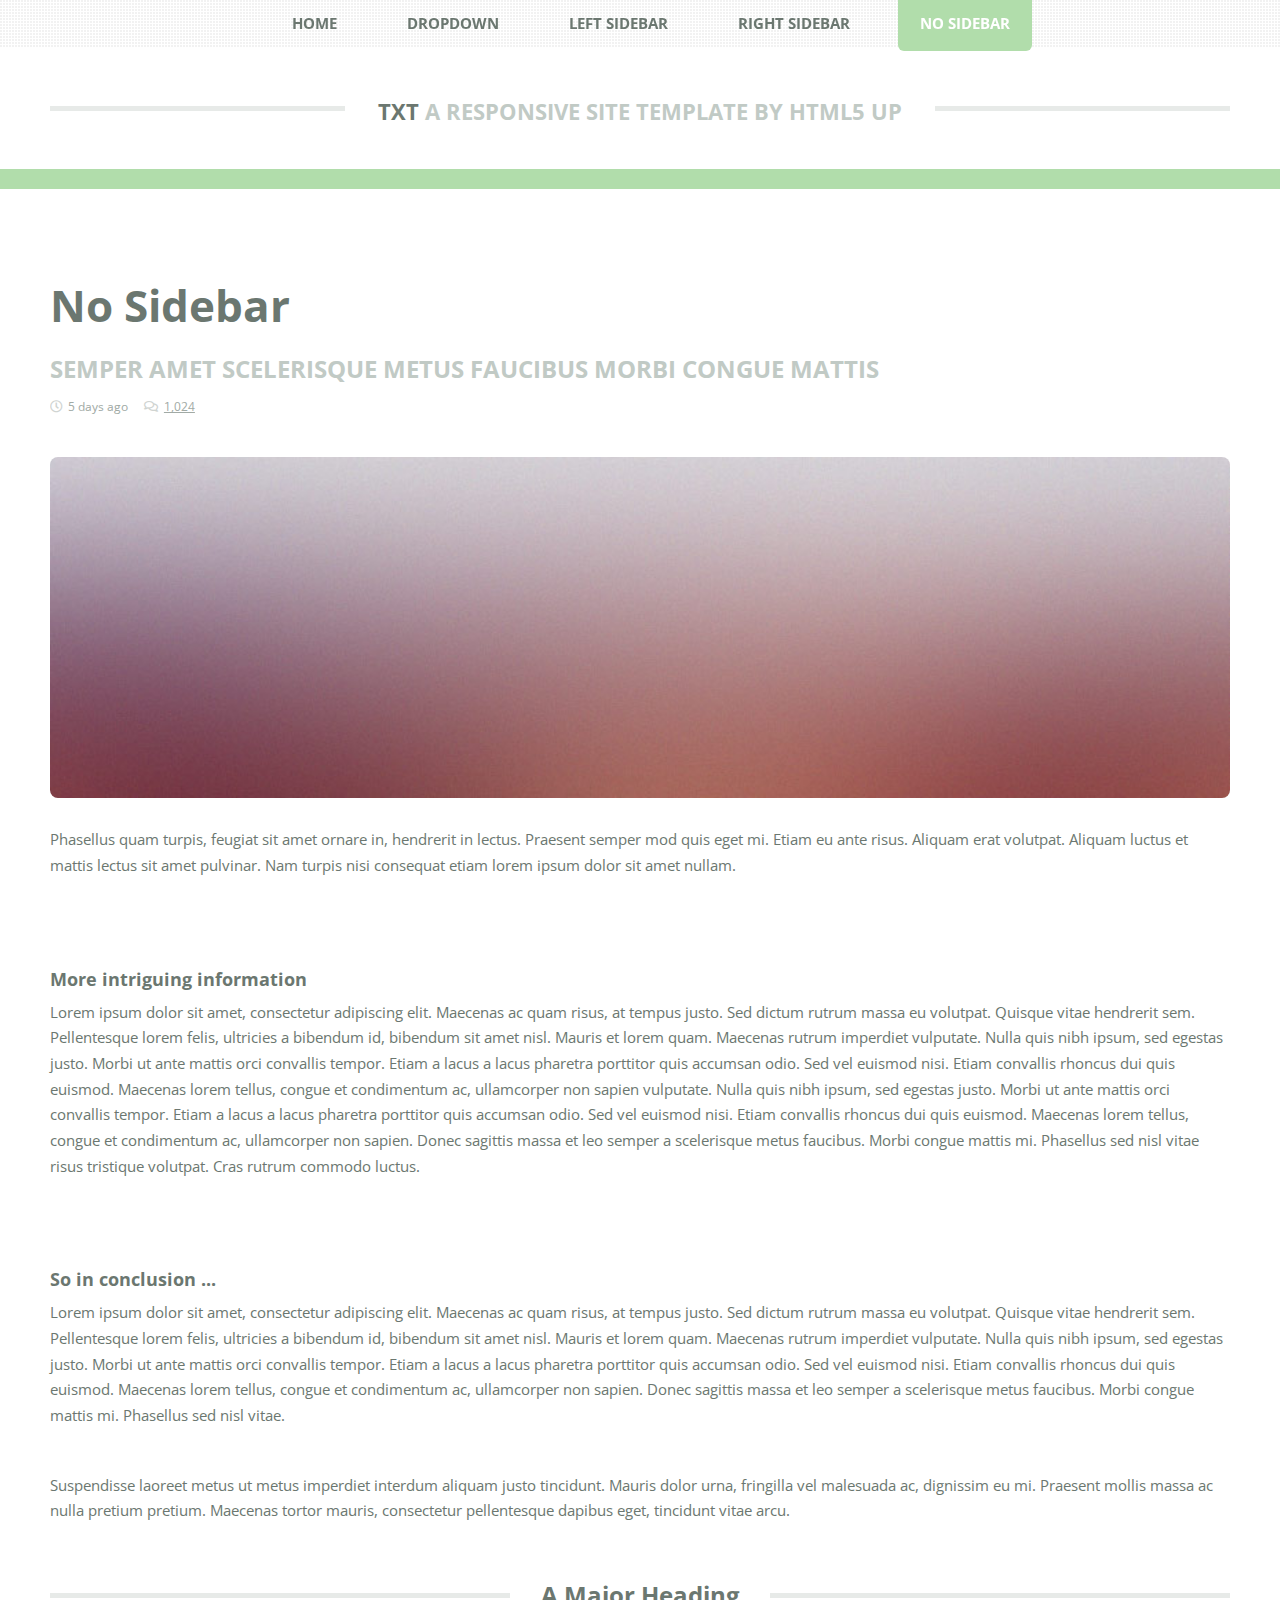
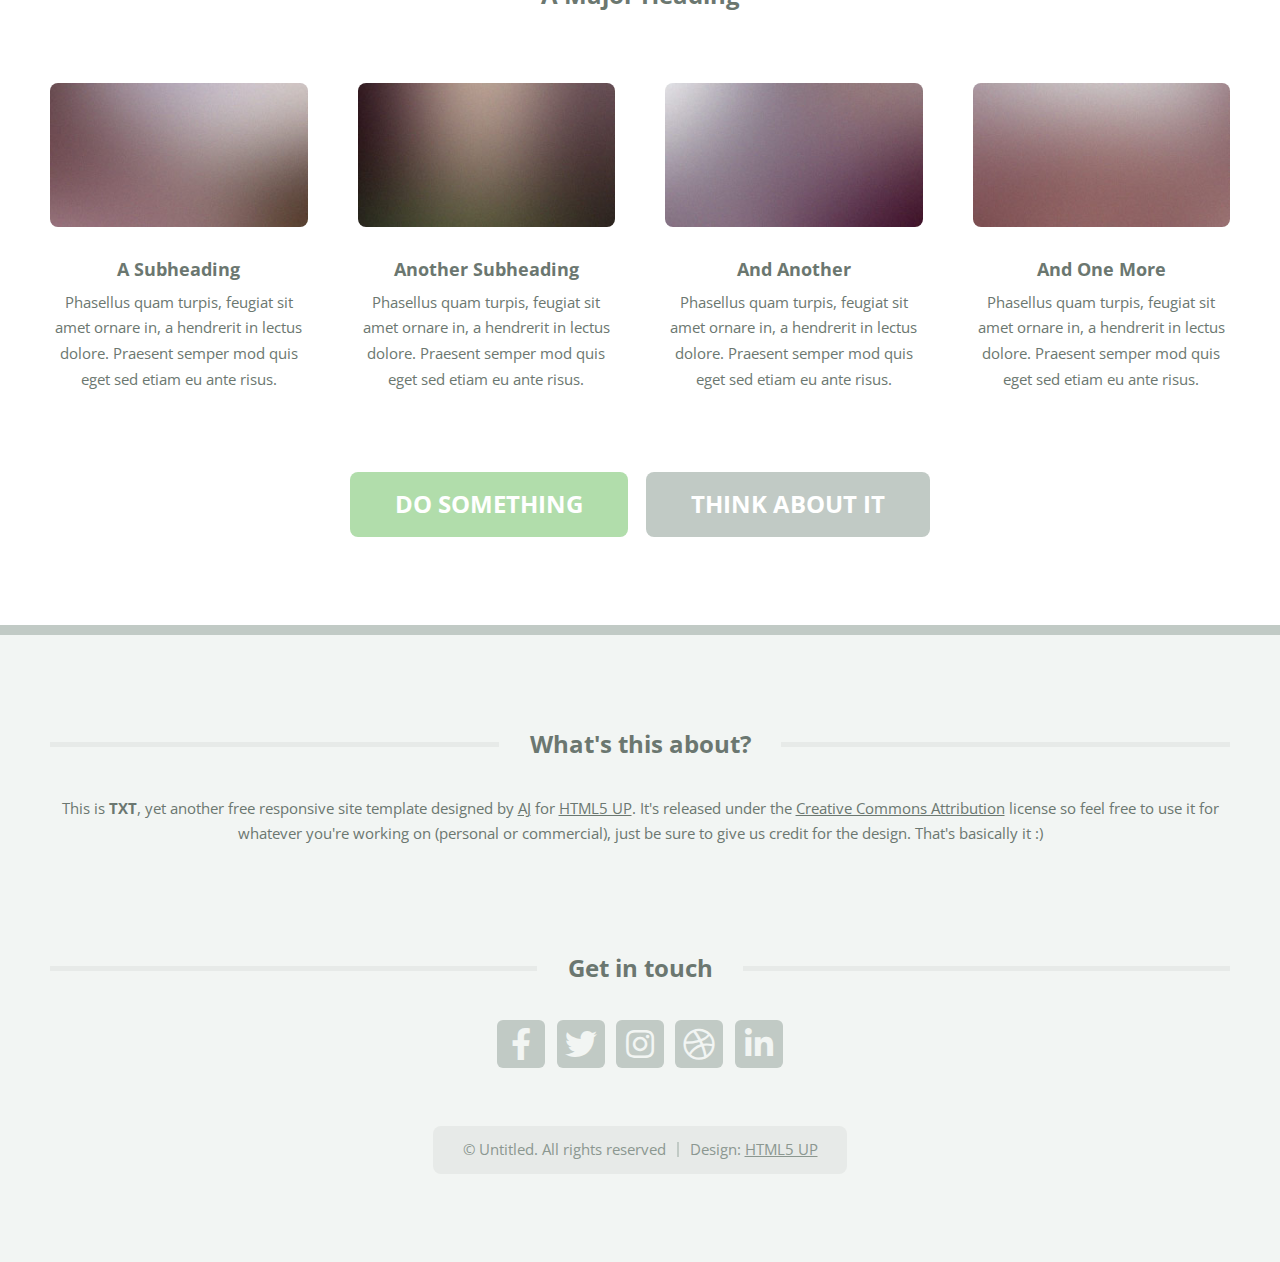
<file: no-sidebar.html>
<!DOCTYPE HTML>
<!--
	TXT by HTML5 UP
	html5up.net | @ajlkn
	Free for personal and commercial use under the CCA 3.0 license (html5up.net/license)
-->
<html>
	<head>
		<title>No Sidebar - TXT by HTML5 UP</title>
		<meta charset="utf-8" />
		<meta name="viewport" content="width=device-width, initial-scale=1, user-scalable=no" />
		<link rel="stylesheet" href="assets/css/main.css" />
	</head>
	<body class="is-preload">
		<div id="page-wrapper">

			<!-- Header -->
				<header id="header">
					<div class="logo container">
						<div>
							<h1><a href="index.html" id="logo">TXT</a></h1>
							<p>A responsive site template by HTML5 UP</p>
						</div>
					</div>
				</header>

			<!-- Nav -->
				<nav id="nav">
					<ul>
						<li><a href="index.html">Home</a></li>
						<li>
							<a href="#">Dropdown</a>
							<ul>
								<li><a href="#">Lorem ipsum dolor</a></li>
								<li><a href="#">Magna phasellus</a></li>
								<li>
									<a href="#">Phasellus consequat</a>
									<ul>
										<li><a href="#">Lorem ipsum dolor</a></li>
										<li><a href="#">Phasellus consequat</a></li>
										<li><a href="#">Magna phasellus</a></li>
										<li><a href="#">Etiam dolore nisl</a></li>
									</ul>
								</li>
								<li><a href="#">Veroeros feugiat</a></li>
							</ul>
						</li>
						<li><a href="left-sidebar.html">Left Sidebar</a></li>
						<li><a href="right-sidebar.html">Right Sidebar</a></li>
						<li class="current"><a href="no-sidebar.html">No Sidebar</a></li>
					</ul>
				</nav>

			<!-- Main -->
				<section id="main">
					<div class="container">
						<div class="row">
							<div class="col-12">
								<div class="content">

									<!-- Content -->

										<article class="box page-content">

											<header>
												<h2>No Sidebar</h2>
												<p>Semper amet scelerisque metus faucibus morbi congue mattis</p>
												<ul class="meta">
													<li class="icon fa-clock">5 days ago</li>
													<li class="icon fa-comments"><a href="#">1,024</a></li>
												</ul>
											</header>

											<section>
												<span class="image featured"><img src="images/pic05.jpg" alt="" /></span>
												<p>
													Phasellus quam turpis, feugiat sit amet ornare in, hendrerit in lectus.
													Praesent semper mod quis eget mi. Etiam eu ante risus. Aliquam erat volutpat.
													Aliquam luctus et mattis lectus sit amet pulvinar. Nam turpis nisi
													consequat etiam lorem ipsum dolor sit amet nullam.
												</p>
											</section>

											<section>
												<h3>More intriguing information</h3>
												<p>
													Lorem ipsum dolor sit amet, consectetur adipiscing elit. Maecenas ac quam risus, at tempus
													justo. Sed dictum rutrum massa eu volutpat. Quisque vitae hendrerit sem. Pellentesque lorem felis,
													ultricies a bibendum id, bibendum sit amet nisl. Mauris et lorem quam. Maecenas rutrum imperdiet
													vulputate. Nulla quis nibh ipsum, sed egestas justo. Morbi ut ante mattis orci convallis tempor.
													Etiam a lacus a lacus pharetra porttitor quis accumsan odio. Sed vel euismod nisi. Etiam convallis
													rhoncus dui quis euismod. Maecenas lorem tellus, congue et condimentum ac, ullamcorper non sapien
													vulputate. Nulla quis nibh ipsum, sed egestas justo. Morbi ut ante mattis orci convallis tempor.
													Etiam a lacus a lacus pharetra porttitor quis accumsan odio. Sed vel euismod nisi. Etiam convallis
													rhoncus dui quis euismod. Maecenas lorem tellus, congue et condimentum ac, ullamcorper non sapien.
													Donec sagittis massa et leo semper a scelerisque metus faucibus. Morbi congue mattis mi.
													Phasellus sed nisl vitae risus tristique volutpat. Cras rutrum commodo luctus.
												</p>
											</section>

											<section>
												<h3>So in conclusion ...</h3>
												<p>
													Lorem ipsum dolor sit amet, consectetur adipiscing elit. Maecenas ac quam risus, at tempus
													justo. Sed dictum rutrum massa eu volutpat. Quisque vitae hendrerit sem. Pellentesque lorem felis,
													ultricies a bibendum id, bibendum sit amet nisl. Mauris et lorem quam. Maecenas rutrum imperdiet
													vulputate. Nulla quis nibh ipsum, sed egestas justo. Morbi ut ante mattis orci convallis tempor.
													Etiam a lacus a lacus pharetra porttitor quis accumsan odio. Sed vel euismod nisi. Etiam convallis
													rhoncus dui quis euismod. Maecenas lorem tellus, congue et condimentum ac, ullamcorper non sapien.
													Donec sagittis massa et leo semper a scelerisque metus faucibus. Morbi congue mattis mi.
													Phasellus sed nisl vitae.
												</p>
												<p>
													Suspendisse laoreet metus ut metus imperdiet interdum aliquam justo tincidunt. Mauris dolor urna,
													fringilla vel malesuada ac, dignissim eu mi. Praesent mollis massa ac nulla pretium pretium.
													Maecenas tortor mauris, consectetur pellentesque dapibus eget, tincidunt vitae arcu.
												</p>
											</section>

										</article>

								</div>
							</div>
							<div class="col-12">

								<!-- Features -->
									<section class="box features">
										<h2 class="major"><span>A Major Heading</span></h2>
										<div>
											<div class="row">
												<div class="col-3 col-6-medium col-12-small">

													<!-- Feature -->
														<section class="box feature">
															<a href="#" class="image featured"><img src="images/pic01.jpg" alt="" /></a>
															<h3><a href="#">A Subheading</a></h3>
															<p>
																Phasellus quam turpis, feugiat sit amet ornare in, a hendrerit in
																lectus dolore. Praesent semper mod quis eget sed etiam eu ante risus.
															</p>
														</section>

												</div>
												<div class="col-3 col-6-medium col-12-small">

													<!-- Feature -->
														<section class="box feature">
															<a href="#" class="image featured"><img src="images/pic02.jpg" alt="" /></a>
															<h3><a href="#">Another Subheading</a></h3>
															<p>
																Phasellus quam turpis, feugiat sit amet ornare in, a hendrerit in
																lectus dolore. Praesent semper mod quis eget sed etiam eu ante risus.
															</p>
														</section>

												</div>
												<div class="col-3 col-6-medium col-12-small">

													<!-- Feature -->
														<section class="box feature">
															<a href="#" class="image featured"><img src="images/pic03.jpg" alt="" /></a>
															<h3><a href="#">And Another</a></h3>
															<p>
																Phasellus quam turpis, feugiat sit amet ornare in, a hendrerit in
																lectus dolore. Praesent semper mod quis eget sed etiam eu ante risus.
															</p>
														</section>

												</div>
												<div class="col-3 col-6-medium col-12-small">

													<!-- Feature -->
														<section class="box feature">
															<a href="#" class="image featured"><img src="images/pic04.jpg" alt="" /></a>
															<h3><a href="#">And One More</a></h3>
															<p>
																Phasellus quam turpis, feugiat sit amet ornare in, a hendrerit in
																lectus dolore. Praesent semper mod quis eget sed etiam eu ante risus.
															</p>
														</section>

												</div>
												<div class="col-12">
													<ul class="actions">
														<li><a href="#" class="button large">Do Something</a></li>
														<li><a href="#" class="button alt large">Think About It</a></li>
													</ul>
												</div>
											</div>
										</div>
									</section>

							</div>
						</div>
					</div>
				</section>

			<!-- Footer -->
				<footer id="footer">
					<div class="container">
						<div class="row gtr-200">
							<div class="col-12">

								<!-- About -->
									<section>
										<h2 class="major"><span>What's this about?</span></h2>
										<p>
											This is <strong>TXT</strong>, yet another free responsive site template designed by
											<a href="http://twitter.com/ajlkn">AJ</a> for <a href="http://html5up.net">HTML5 UP</a>. It's released under the
											<a href="http://html5up.net/license/">Creative Commons Attribution</a> license so feel free to use it for
											whatever you're working on (personal or commercial), just be sure to give us credit for the design.
											That's basically it :)
										</p>
									</section>

							</div>
							<div class="col-12">

								<!-- Contact -->
									<section>
										<h2 class="major"><span>Get in touch</span></h2>
										<ul class="contact">
											<li><a class="icon brands fa-facebook-f" href="#"><span class="label">Facebook</span></a></li>
											<li><a class="icon brands fa-twitter" href="#"><span class="label">Twitter</span></a></li>
											<li><a class="icon brands fa-instagram" href="#"><span class="label">Instagram</span></a></li>
											<li><a class="icon brands fa-dribbble" href="#"><span class="label">Dribbble</span></a></li>
											<li><a class="icon brands fa-linkedin-in" href="#"><span class="label">LinkedIn</span></a></li>
										</ul>
									</section>

							</div>
						</div>

						<!-- Copyright -->
							<div id="copyright">
								<ul class="menu">
									<li>&copy; Untitled. All rights reserved</li><li>Design: <a href="http://html5up.net">HTML5 UP</a></li>
								</ul>
							</div>

					</div>
				</footer>

		</div>

		<!-- Scripts -->
			<script src="assets/js/jquery.min.js"></script>
			<script src="assets/js/jquery.dropotron.min.js"></script>
			<script src="assets/js/jquery.scrolly.min.js"></script>
			<script src="assets/js/browser.min.js"></script>
			<script src="assets/js/breakpoints.min.js"></script>
			<script src="assets/js/util.js"></script>
			<script src="assets/js/main.js"></script>

	</body>
</html>
</file>
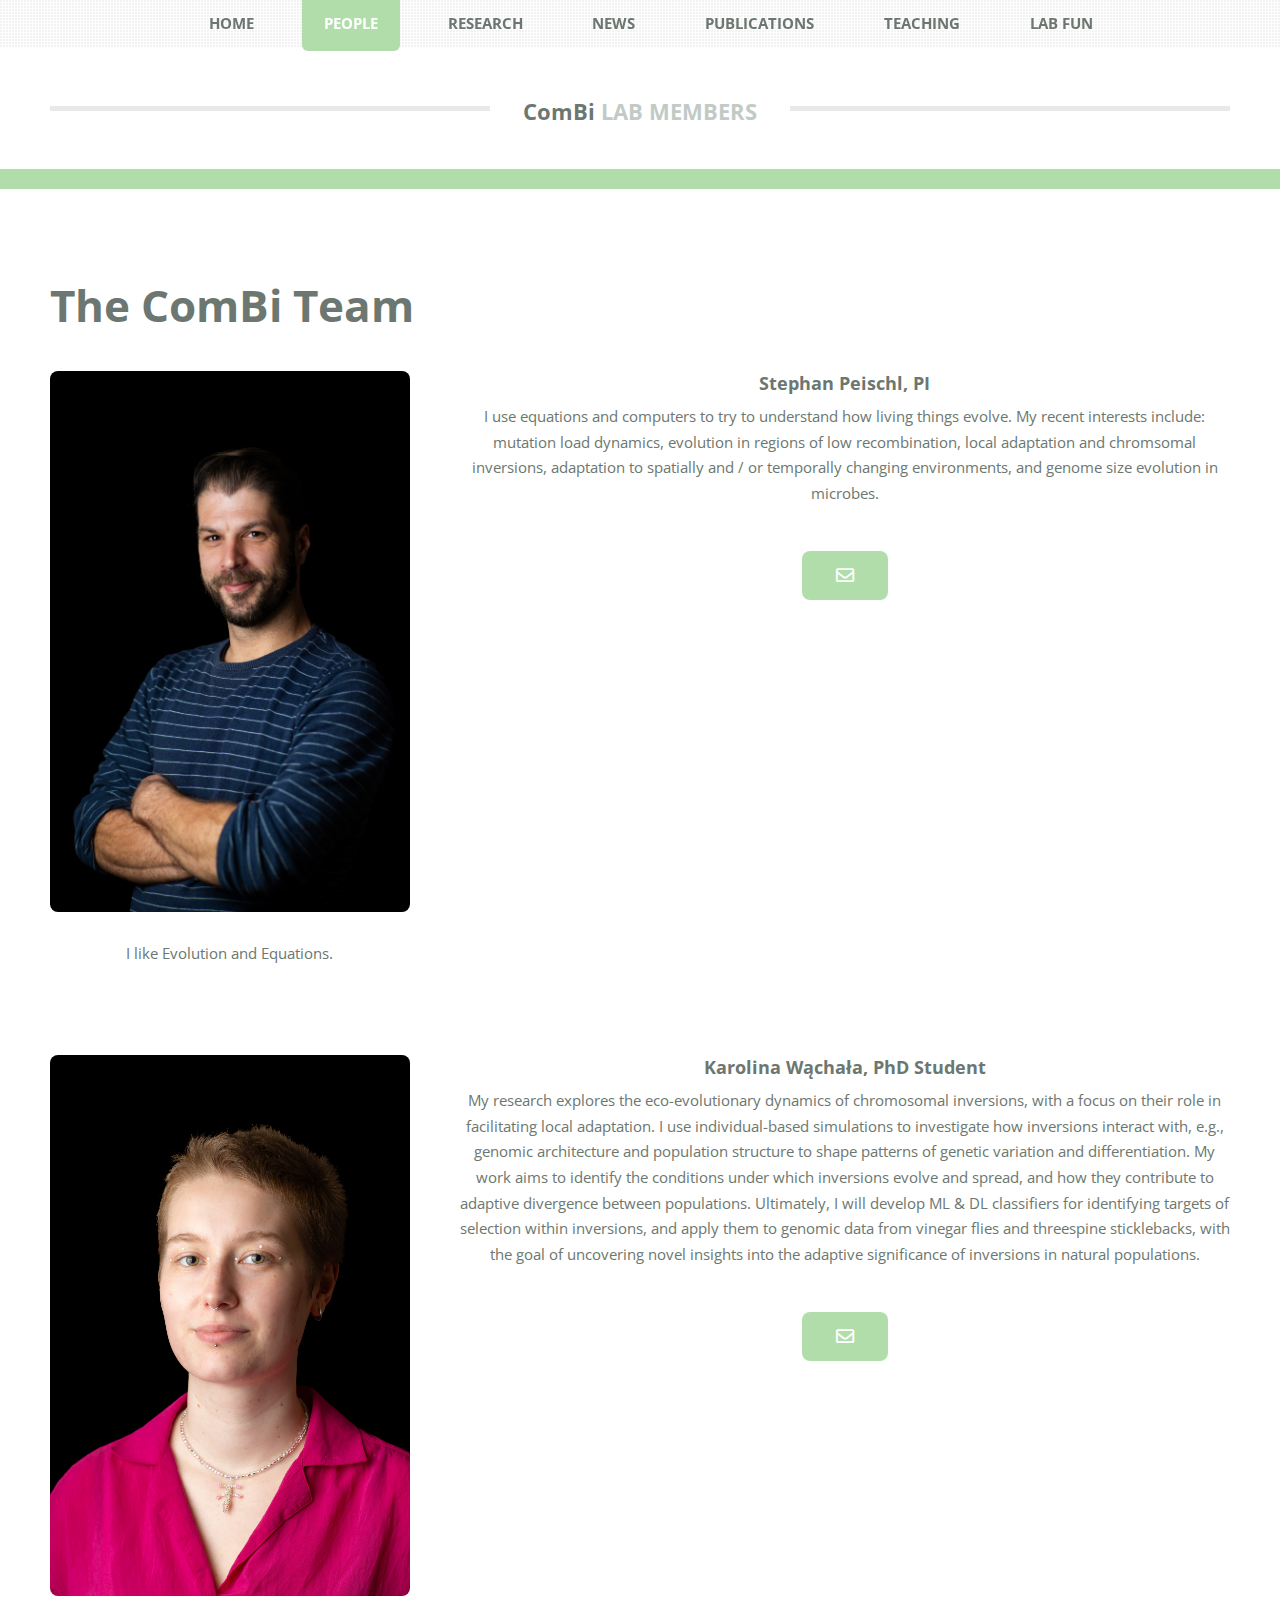
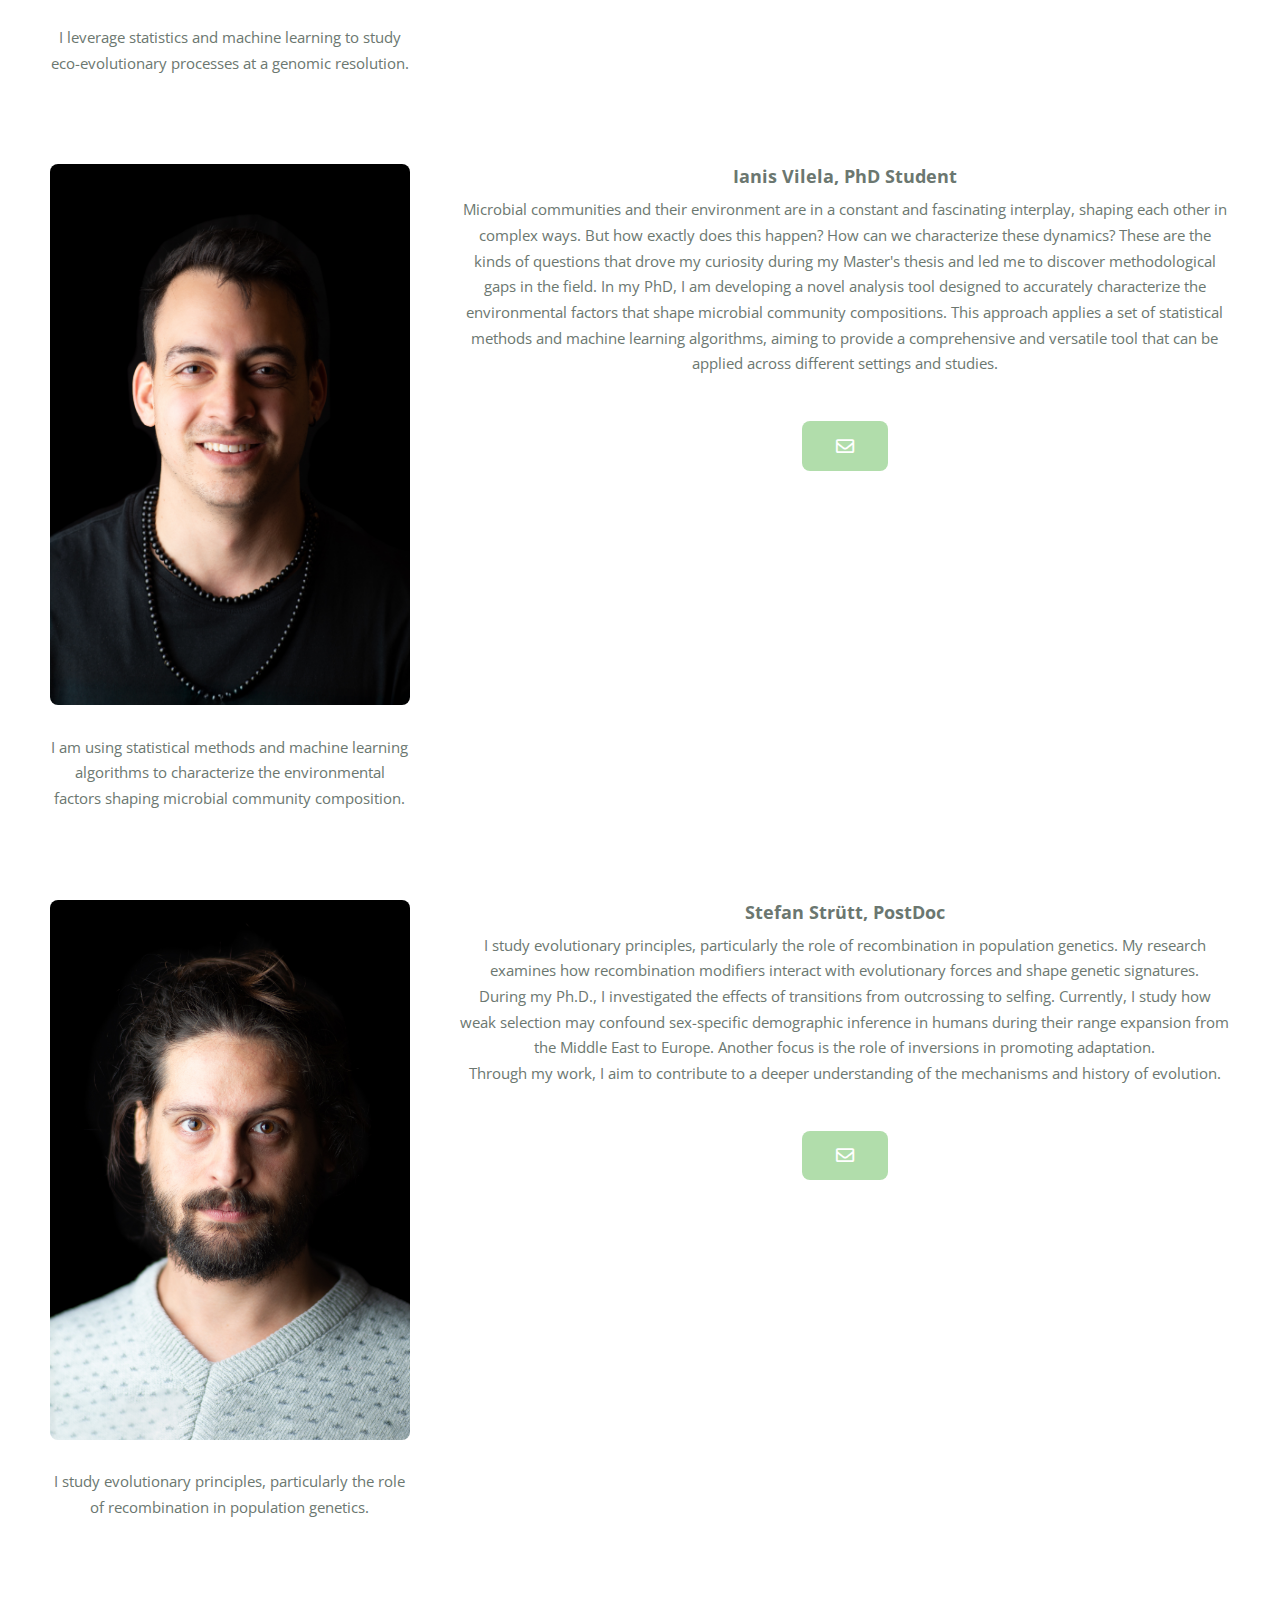
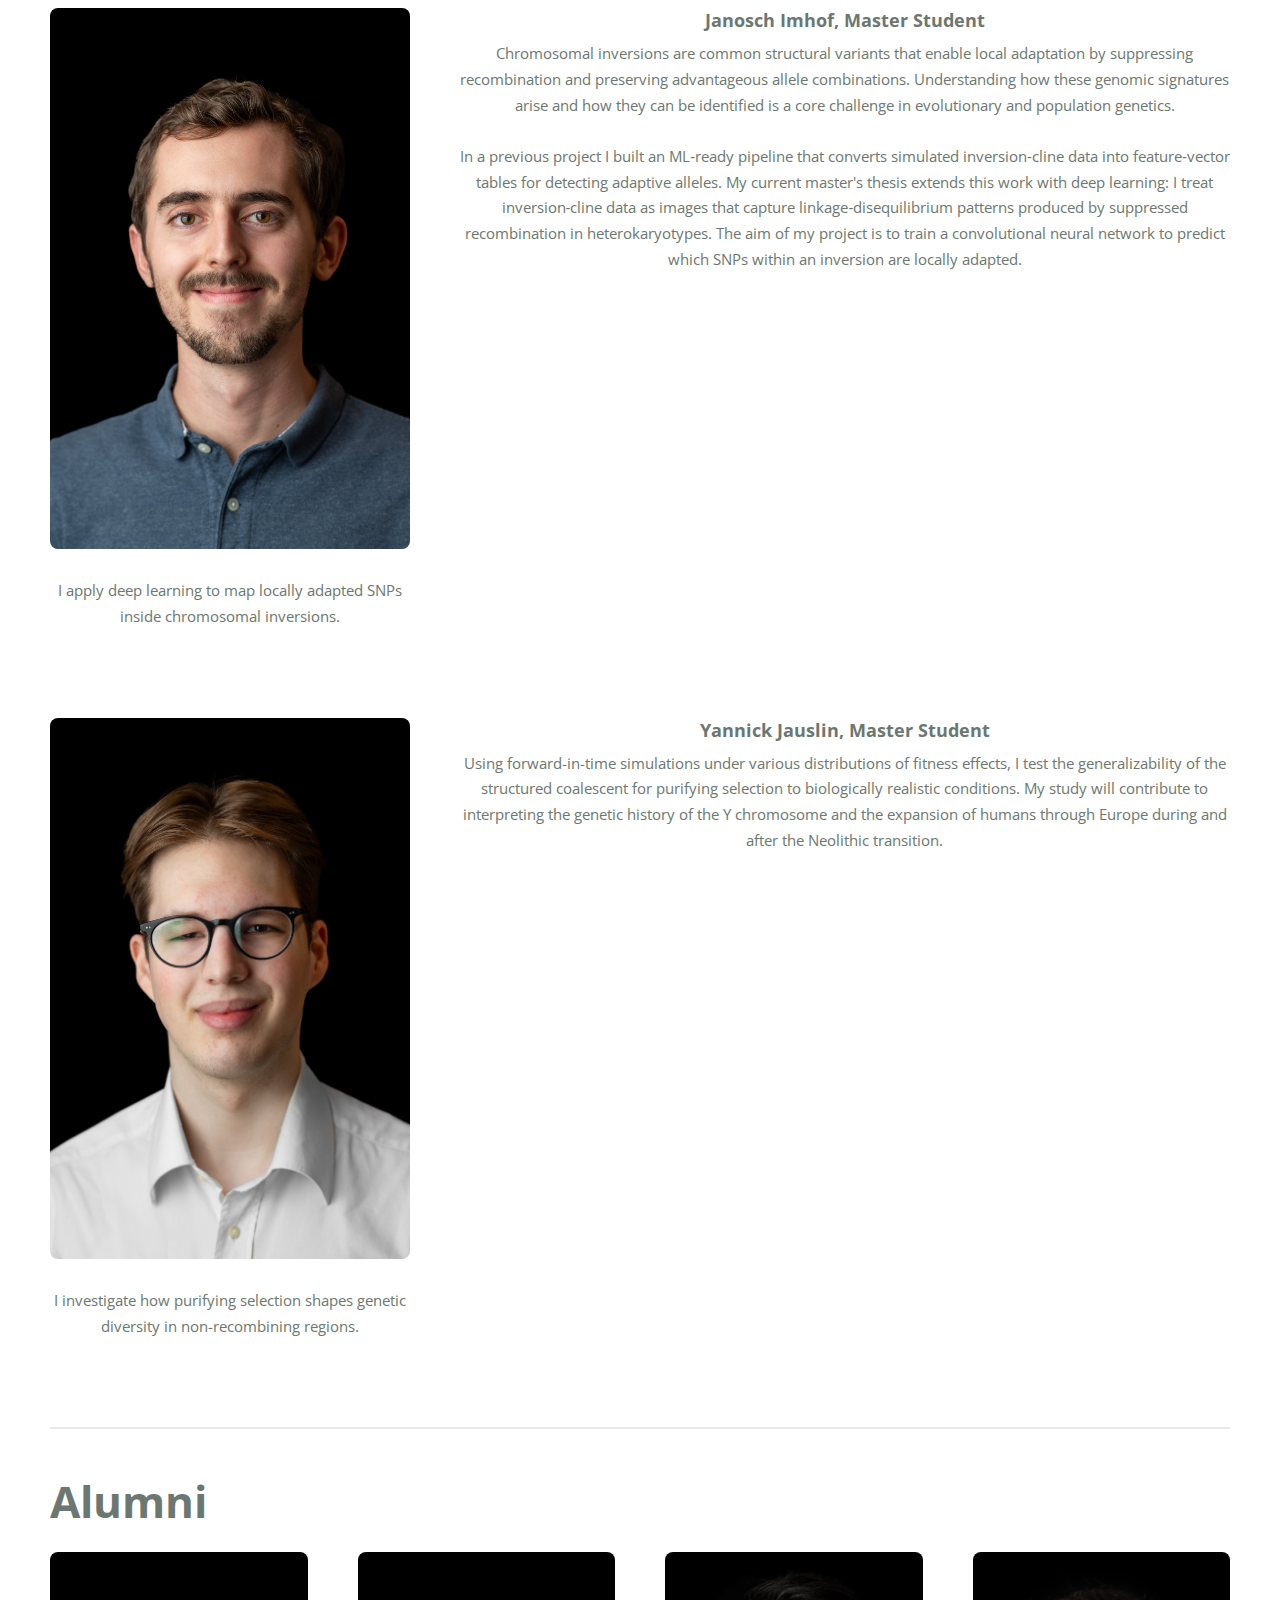
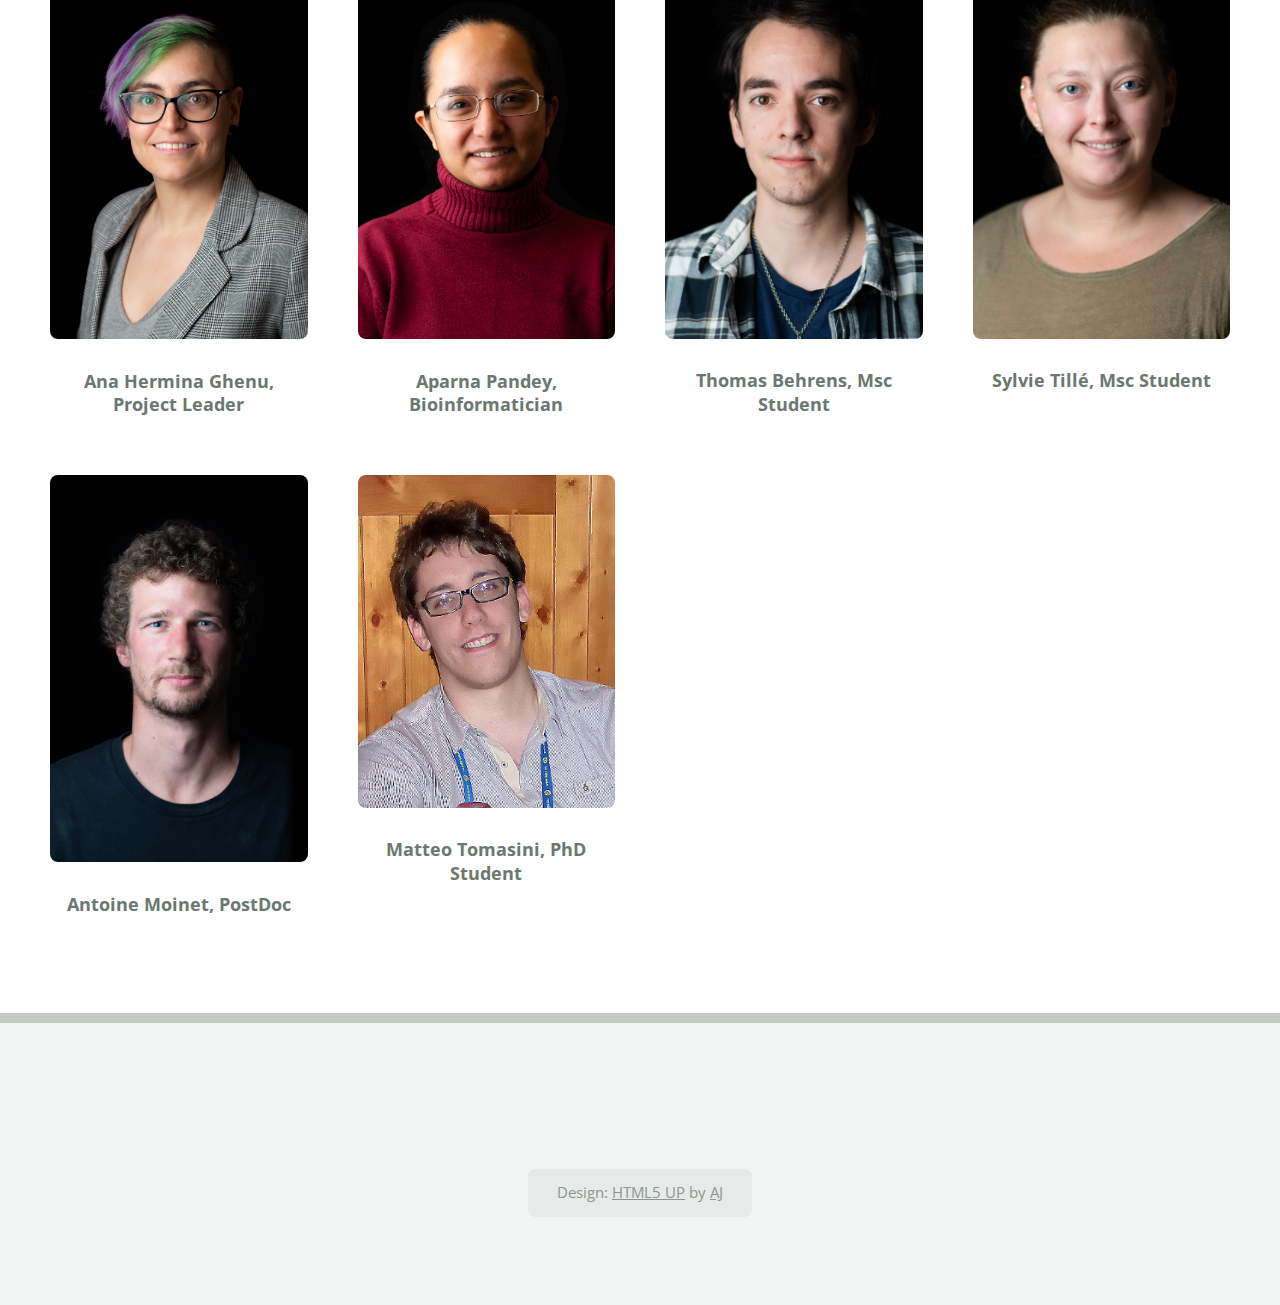
<file: people.html>
<!DOCTYPE HTML>
<!--
	TXT by HTML5 UP
	html5up.net | @ajlkn
	Free for personal and commercial use under the CCA 3.0 license (html5up.net/license)
-->
<html>
	<head>
		<title>Lab Members </title>
		<meta charset="utf-8" />
		<meta name="viewport" content="width=device-width, initial-scale=1, user-scalable=no" />
		<link rel="stylesheet" href="assets/css/main.css" />
	</head>
	<body class="is-preload">
		<div id="page-wrapper">

			<!-- Header -->
				<header id="header">
					<div class="logo container">
						<div>
							<h1><a href="index.html" id="logo">ComBi</a></h1>
							<p>Lab members</p>
						</div>
					</div>
				</header>

			<!-- Nav -->
				<nav id="nav">
					<ul>
						<li><a href="index.html">Home</a></li>
						<li class="current"><a href="people.html">People</a></li>
						<li><a href="research.html">Research</a></li>
						<li><a href="news.html">News</a></li>
						<li><a href="publications.html">Publications</a></li>
						<li><a href="teaching.html">Teaching</a></li>
						<li><a href="labfun.html">Lab Fun</a></li>
					</ul>
				</nav>

			<!-- Main -->
				<section id="main">
					<div class="container">
						<div class="row">
							<div class="col-12">
								<div class="content">

									<!-- Content -->

										<article class="box page-content">

	<header>
		<h2 style="font-size:3em;">The ComBi Team</h2>
		<p>  </p>
	</header>

											

												

											<section id="stephan-peischl" class="box feature">
											    <div class="row">
											        <div class="col-4 col-12-small">
											            <section class="box feature">
											                <div class="image featured">
											                    <img src="images/Portrait_SP.jpeg" alt="Stephan Peischl" class="responsive-image" />
															</div>
											                <p> I like Evolution and Equations.</p>
											            </section>
											        </div>
											        <div class="col-8 col-12-small">
											            <h3>Stephan Peischl, PI</h3>
											            <p>
											                I use equations and computers to try to understand how living things evolve. My recent interests include: mutation load dynamics, evolution in regions of low recombination, local adaptation and chromsomal inversions, adaptation to spatially and / or temporally changing environments, and genome size evolution in microbes. 
											            </p>
											            <a href="mailto:stephan.peischl@unibe.ch" class="button small icon fa-envelope"></a>
											        </div>
											    </div>
											</section>

											
											<section id="karolina-wachala" class="box feature">
											    <div class="row">
											        <div class="col-4 col-12-small">
											            <section class="box feature">
											                <div class="image featured">
											                    <img src="images/Portrait_KW.jpeg" alt="Karolina Wachala" class="responsive-image" />
															</div>
											                <p> I leverage statistics and machine learning to study eco-evolutionary processes at a genomic resolution.</p>
											            </section>
											        </div>
											        <div class="col-8 col-12-small">
											            <h3>Karolina Wąchała, PhD Student</h3>
											            <p>
											                My research explores the eco-evolutionary dynamics of chromosomal inversions, with a focus on their role 
													in facilitating local adaptation. I use individual-based simulations to investigate how inversions 
													interact with, e.g., genomic architecture and population structure to shape patterns 
													of genetic variation and differentiation. My work aims to identify the conditions under which inversions 
													evolve and spread, and how they contribute to adaptive divergence between populations. 
													Ultimately, I will develop ML & DL classifiers for identifying targets of selection within inversions, and apply them to
													genomic data from vinegar flies and threespine sticklebacks, with the goal of uncovering 
													novel insights into the adaptive significance of inversions in natural populations.
											            </p>
											            <a href="mailto:karolina.wachala@unibe.ch" class="button small icon fa-envelope"></a>
											        </div>
											    </div>
											</section>

											
											<section id="ianis-vilela" class="box feature">
											    <div class="row">
											        <div class="col-4 col-12-small">
											            <section class="box feature">
											                <div class="image featured">
											                    <img src="images/Portrait_IV.jpeg" alt="Ianis Vilela" class="responsive-image" />
															</div>
											                <p>I am using statistical methods and machine learning algorithms to characterize the environmental factors shaping microbial community composition.</p>
											            </section>
											        </div>
											        <div class="col-8 col-12-small">
											            <h3>Ianis Vilela, PhD Student</h3>
											            <p>
											                Microbial communities and their environment are in a constant and fascinating interplay, shaping each other in complex ways. 
											                But how exactly does this happen? How can we characterize these dynamics? 
											                These are the kinds of questions that drove my curiosity during my Master's thesis and led me to discover methodological gaps in the field. 
											                In my PhD, I am developing a novel analysis tool designed to accurately characterize the environmental factors that shape microbial community compositions. 
											                This approach applies a set of statistical methods and machine learning algorithms, aiming to provide a comprehensive and versatile tool that can be applied across different settings and studies.
											            </p>
											            <a href="mailto:ianis.vilela@unibe.ch" class="button small icon fa-envelope"></a>
											        </div>
											    </div>
											</section>

											
											<section id="stefan-strütt" class="box feature">
											    <div class="row">
											        <div class="col-4 col-12-small">
											            <section class="box feature">
											                <div class="image featured">
											                    <img src="images/Portrait_SS.jpeg" alt="Stefan Strütt" class="responsive-image" />
															</div>
											                <p>I study evolutionary principles, particularly the role of recombination in population genetics.</p>
											            </section>
											        </div>
											        <div class="col-8 col-12-small">
											            <h3>Stefan Strütt, PostDoc</h3>
											            <p>
											                I study evolutionary principles, particularly the role of recombination in population genetics. 
											                My research examines how recombination modifiers interact with evolutionary forces and shape genetic signatures.<br>
											                During my Ph.D., I investigated the effects of transitions from outcrossing to selfing. Currently, I study how weak selection may confound sex-specific demographic inference in humans during their range expansion from the Middle East to Europe. Another focus is the role of inversions in promoting adaptation.<br>
											                Through my work, I aim to contribute to a deeper understanding of the mechanisms and history of evolution.
											            </p>
											            <a href="mailto:stefan.struett@unibe.ch" class="button small icon fa-envelope"></a>
											        </div>
											    </div>
											</section>

											


										<section id="janosch-imhof" class="box feature">
											<div class="row">
												<div class="col-4 col-12-small">
													<section class="box feature">
														<div class="image featured">
															<img src="images/Portrait_NI.jpg" alt="Janosch Imhof" class="responsive-image" />
														</div>
														<p>I apply deep learning to map locally adapted SNPs inside chromosomal inversions.</p>
													</section>
												</div>
												<div class="col-8 col-12-small">
													<h3>Janosch Imhof, Master Student</h3>
												<p>Chromosomal inversions are common structural variants that enable local adaptation by suppressing recombination and preserving advantageous allele combinations. Understanding how these genomic signatures arise and how they can be identified is a core challenge in evolutionary and population genetics.<br><br>
In a previous project I built an ML‑ready pipeline that converts simulated inversion‑cline data into feature‑vector tables for detecting adaptive alleles. My current master's thesis extends this work with deep learning: I treat inversion‑cline data as images that capture linkage‑disequilibrium patterns produced by suppressed recombination in heterokaryotypes. The aim of my project is to train a convolutional neural network to predict which SNPs within an inversion are locally adapted.</p>
												</div>
											</div>
										</section>

										<section id="yannick-jauslin" class="box feature">
											<div class="row">
												<div class="col-4 col-12-small">
													<section class="box feature">
														<div class="image featured">
															<img src="images/Portrait_YJ.jpg" alt="Yannick Jauslin" class="responsive-image" />
														</div>
														<p>I investigate how purifying selection shapes genetic diversity in non-recombining regions. </p>
													</section>
												</div>
												<div class="col-8 col-12-small">
													<h3>Yannick Jauslin, Master Student</h3>
													<p>Using forward-in-time simulations under various distributions of fitness effects, I test the generalizability of the structured coalescent for purifying selection to biologically realistic conditions. My study will contribute to interpreting the genetic history of the Y chromosome and the expansion of humans through Europe during and after the Neolithic transition.</p>
												</div>
											</div>
										</section>

											<hr />

											<section>
												<h2>Alumni</h2>
												<div class="row">
													<div class="col-3 col-6-medium col-12-small">
														<!-- Feature -->
														<section class="box feature">
															<div class="image featured"><img src="images/Portrait_AHG.jpeg" alt="Ana Hermina Ghenu" class="responsive-image" /></div>
															<h3>Ana Hermina Ghenu, Project Leader</h3>
															<p>
																<!-- Add description here -->
															</p>
														</section>
													</div>
													<div class="col-3 col-6-medium col-12-small">
														<!-- Feature -->
														<section class="box feature">
															<div class="image featured"><img src="images/alumni/aparna_pandey.jpeg" alt="Aparna Pandey" class="responsive-image" /></div>
															<h3>Aparna Pandey, Bioinformatician</h3>
															<p>
																<!-- Add description here -->
															</p>
														</section>
													</div>
													<div class="col-3 col-6-medium col-12-small">
														<!-- Feature -->
														<section class="box feature">
															<div class="image featured"><img src="images/alumni/thomas_behrens.jpeg" alt="Thomas Behrens" class="responsive-image" /></div>
															<h3>Thomas Behrens, Msc Student</h3>
															<p>
																<!-- Add description here -->
															</p>
														</section>
													</div>
													<div class="col-3 col-6-medium col-12-small">
														<!-- Feature -->
														<section class="box feature">
															<div class="image featured"><img src="images/alumni/sylvie_tille.jpeg" alt="Sylvie Tillé" class="responsive-image" /></div>
															<h3>Sylvie Tillé, Msc Student</h3>
															<p>
																<!-- Add description here -->
															</p>
														</section>
													</div>
													<div class="col-3 col-6-medium col-12-small">
														<!-- Feature -->
														<section class="box feature">
															<div class="image featured"><img src="images/alumni/antoine_moinet.jpeg" alt="Antoine Moinet" class="responsive-image" /></div>
															<h3>Antoine Moinet, PostDoc</h3>
															<p>
																<!-- Add description here -->
															</p>
														</section>
													</div>
													<div class="col-3 col-6-medium col-12-small">
														<!-- Feature -->
														<section class="box feature">
															<div class="image featured"><img src="images/alumni/matteo_tomasini.jpeg" alt="Matteo Tomasini" class="responsive-image" /></div>
															<h3>Matteo Tomasini, PhD Student</h3>
															<p>
																<!-- Add description here -->
															</p>
														</section>
													</div>
												</div>
											</section>
										</article>

								</div>
							</div>
						</div>
					</div>
				</section>

			<!-- Footer -->
				<footer id="footer">
					<div class="container">
						<div class="row gtr-200">
							<div class="col-12">
								<!-- "What's this about?" section removed -->
							</div>
						</div>

						<!-- Copyright -->
							<div id="copyright">
								<ul class="menu">
									<li>Design: <a href="http://html5up.net">HTML5 UP</a> by <a href="http://twitter.com/ajlkn">AJ</a></li>
								</ul>
							</div>

					</div>
				</footer>

		</div>

		<!-- Scripts -->
			<script src="assets/js/jquery.min.js"></script>
			<script src="assets/js/jquery.dropotron.min.js"></script>
			<script src="assets/js/jquery.scrolly.min.js"></script>
			<script src="assets/js/browser.min.js"></script>
			<script src="assets/js/breakpoints.min.js"></script>
			<script src="assets/js/util.js"></script>
			<script src="assets/js/main.js"></script>

	</body>
</html>
</file>
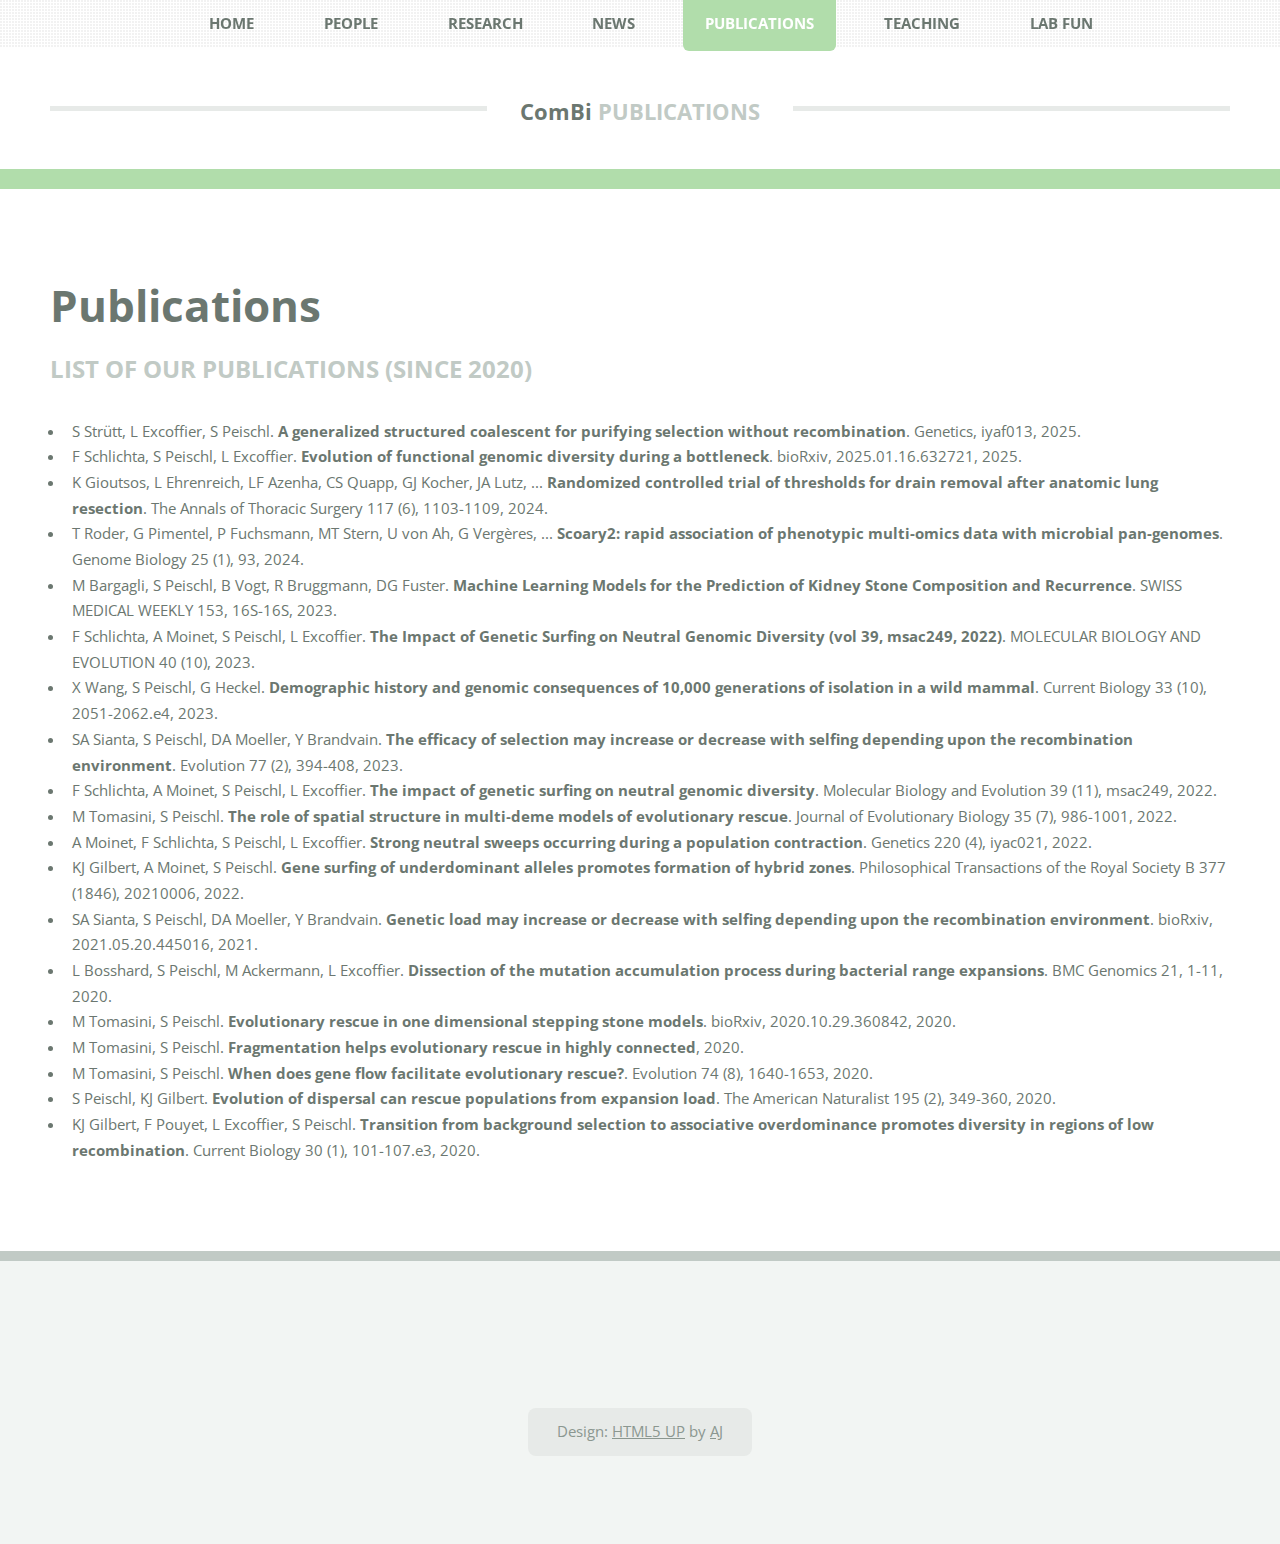
<file: publications.html>
<!DOCTYPE HTML>
<html>
	<head>
		<title>Publications - ComBi</title>
		<meta charset="utf-8" />
		<meta name="viewport" content="width=device-width, initial-scale=1, user-scalable=no" />
		<link rel="stylesheet" href="assets/css/main.css" />
	</head>
	<body class="is-preload">
		<div id="page-wrapper">

			<!-- Header -->
				<header id="header">
					<div class="logo container">
						<div>
							<h1><a href="index.html" id="logo">ComBi</a></h1>
							<p>Publications</p>
						</div>
					</div>
				</header>

			<!-- Nav -->
				<nav id="nav">
					<ul>
						<li><a href="index.html">Home</a></li>
						<li><a href="people.html">People</a></li>
						<li><a href="research.html">Research</a></li>
						<li><a href="news.html">News</a></li>
						<li class="current"><a href="publications.html">Publications</a></li>
						<li><a href="teaching.html">Teaching</a></li>
						<li><a href="labfun.html">Lab Fun</a></li>
					</ul>
				</nav>

			<!-- Main -->
				<section id="main">
					<div class="container">
						<div class="row">
							<div class="col-12">
								<div class="content">

									<!-- Content -->
										<article class="box page-content">
											<header>
												<h2>Publications</h2>
												<p>List of our publications (since 2020)</p>
											</header>
											<section>
												<ul>
													<li>
														S Strütt, L Excoffier, S Peischl. <strong>A generalized structured coalescent for purifying selection without recombination</strong>. Genetics, iyaf013, 2025.
													</li>
													<li>
														F Schlichta, S Peischl, L Excoffier. <strong>Evolution of functional genomic diversity during a bottleneck</strong>. bioRxiv, 2025.01.16.632721, 2025.
													</li>
													<li>
														K Gioutsos, L Ehrenreich, LF Azenha, CS Quapp, GJ Kocher, JA Lutz, ... <strong>Randomized controlled trial of thresholds for drain removal after anatomic lung resection</strong>. The Annals of Thoracic Surgery 117 (6), 1103-1109, 2024.
													</li>
													<li>
														T Roder, G Pimentel, P Fuchsmann, MT Stern, U von Ah, G Vergères, ... <strong>Scoary2: rapid association of phenotypic multi-omics data with microbial pan-genomes</strong>. Genome Biology 25 (1), 93, 2024.
													</li>
													<li>
														M Bargagli, S Peischl, B Vogt, R Bruggmann, DG Fuster. <strong>Machine Learning Models for the Prediction of Kidney Stone Composition and Recurrence</strong>. SWISS MEDICAL WEEKLY 153, 16S-16S, 2023.
													</li>
													<li>
														F Schlichta, A Moinet, S Peischl, L Excoffier. <strong>The Impact of Genetic Surfing on Neutral Genomic Diversity (vol 39, msac249, 2022)</strong>. MOLECULAR BIOLOGY AND EVOLUTION 40 (10), 2023.
													</li>
													<li>
														X Wang, S Peischl, G Heckel. <strong>Demographic history and genomic consequences of 10,000 generations of isolation in a wild mammal</strong>. Current Biology 33 (10), 2051-2062.e4, 2023.
													</li>
													<li>
														SA Sianta, S Peischl, DA Moeller, Y Brandvain. <strong>The efficacy of selection may increase or decrease with selfing depending upon the recombination environment</strong>. Evolution 77 (2), 394-408, 2023.
													</li>
													<li>
														F Schlichta, A Moinet, S Peischl, L Excoffier. <strong>The impact of genetic surfing on neutral genomic diversity</strong>. Molecular Biology and Evolution 39 (11), msac249, 2022.
													</li>
													<li>
														M Tomasini, S Peischl. <strong>The role of spatial structure in multi‐deme models of evolutionary rescue</strong>. Journal of Evolutionary Biology 35 (7), 986-1001, 2022.
													</li>
													<li>
														A Moinet, F Schlichta, S Peischl, L Excoffier. <strong>Strong neutral sweeps occurring during a population contraction</strong>. Genetics 220 (4), iyac021, 2022.
													</li>
													<li>
														KJ Gilbert, A Moinet, S Peischl. <strong>Gene surfing of underdominant alleles promotes formation of hybrid zones</strong>. Philosophical Transactions of the Royal Society B 377 (1846), 20210006, 2022.
													</li>
													<li>
														SA Sianta, S Peischl, DA Moeller, Y Brandvain. <strong>Genetic load may increase or decrease with selfing depending upon the recombination environment</strong>. bioRxiv, 2021.05.20.445016, 2021.
													</li>
													<li>
														L Bosshard, S Peischl, M Ackermann, L Excoffier. <strong>Dissection of the mutation accumulation process during bacterial range expansions</strong>. BMC Genomics 21, 1-11, 2020.
													</li>
													<li>
														M Tomasini, S Peischl. <strong>Evolutionary rescue in one dimensional stepping stone models</strong>. bioRxiv, 2020.10.29.360842, 2020.
													</li>
													<li>
														M Tomasini, S Peischl. <strong>Fragmentation helps evolutionary rescue in highly connected</strong>, 2020.
													</li>
													<li>
														M Tomasini, S Peischl. <strong>When does gene flow facilitate evolutionary rescue?</strong>. Evolution 74 (8), 1640-1653, 2020.
													</li>
													<li>
														S Peischl, KJ Gilbert. <strong>Evolution of dispersal can rescue populations from expansion load</strong>. The American Naturalist 195 (2), 349-360, 2020.
													</li>
													<li>
														KJ Gilbert, F Pouyet, L Excoffier, S Peischl. <strong>Transition from background selection to associative overdominance promotes diversity in regions of low recombination</strong>. Current Biology 30 (1), 101-107.e3, 2020.
													</li>
												</ul>
											</section>
										</article>

								</div>
							</div>
						</div>
					</div>
				</section>

			<!-- Footer -->
				<footer id="footer">
					<div class="container">
						<div class="row gtr-200">
							<div class="col-12">
								<!-- "What's this about?" section removed -->
							</div>
						</div>

						<!-- Copyright -->
							<div id="copyright">
								<ul class="menu">
									<li>Design: <a href="http://html5up.net">HTML5 UP</a> by <a href="http://twitter.com/ajlkn">AJ</a></li>
								</ul>
							</div>

					</div>
				</footer>

		</div>

		<!-- Scripts -->
			<script src="assets/js/jquery.min.js"></script>
			<script src="assets/js/jquery.dropotron.min.js"></script>
			<script src="assets/js/jquery.scrolly.min.js"></script>
			<script src="assets/js/browser.min.js"></script>
			<script src="assets/js/breakpoints.min.js"></script>
			<script src="assets/js/util.js"></script>
			<script src="assets/js/main.js"></script>

	</body>
</html>
</file>
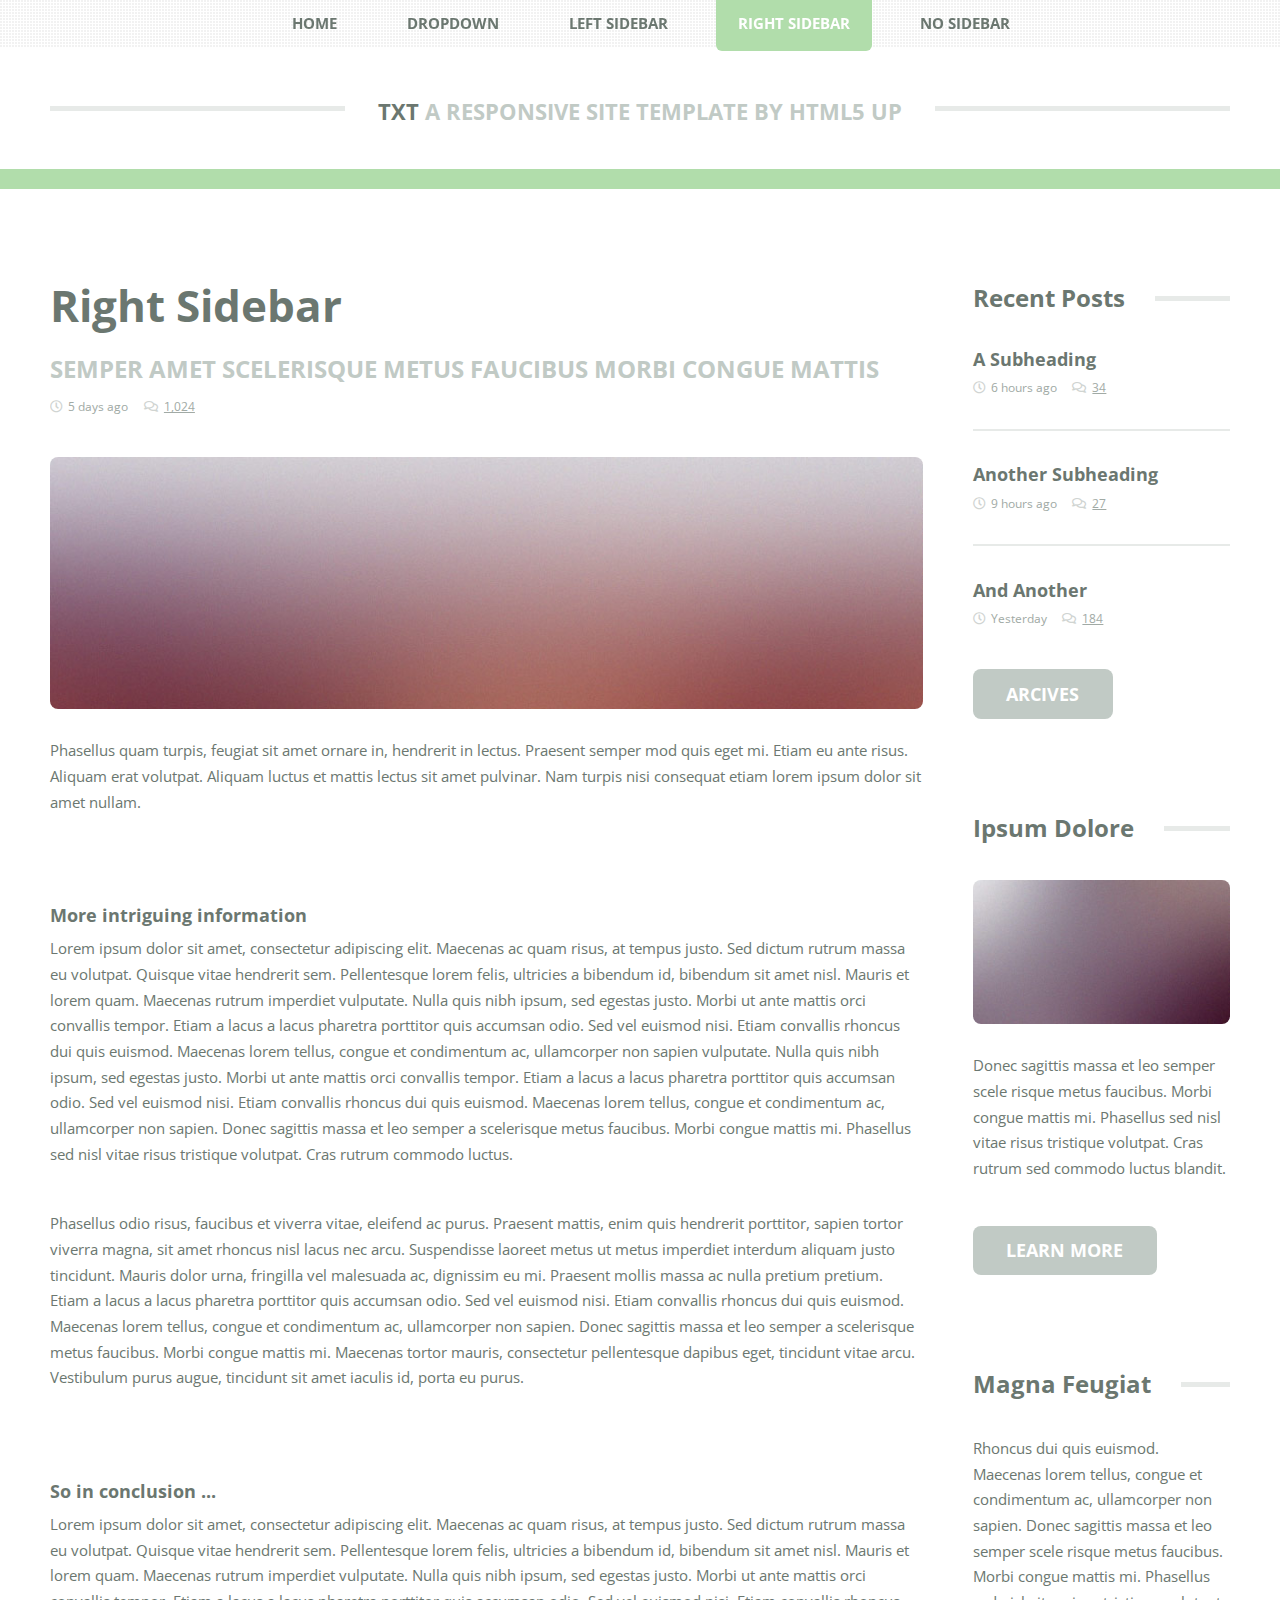
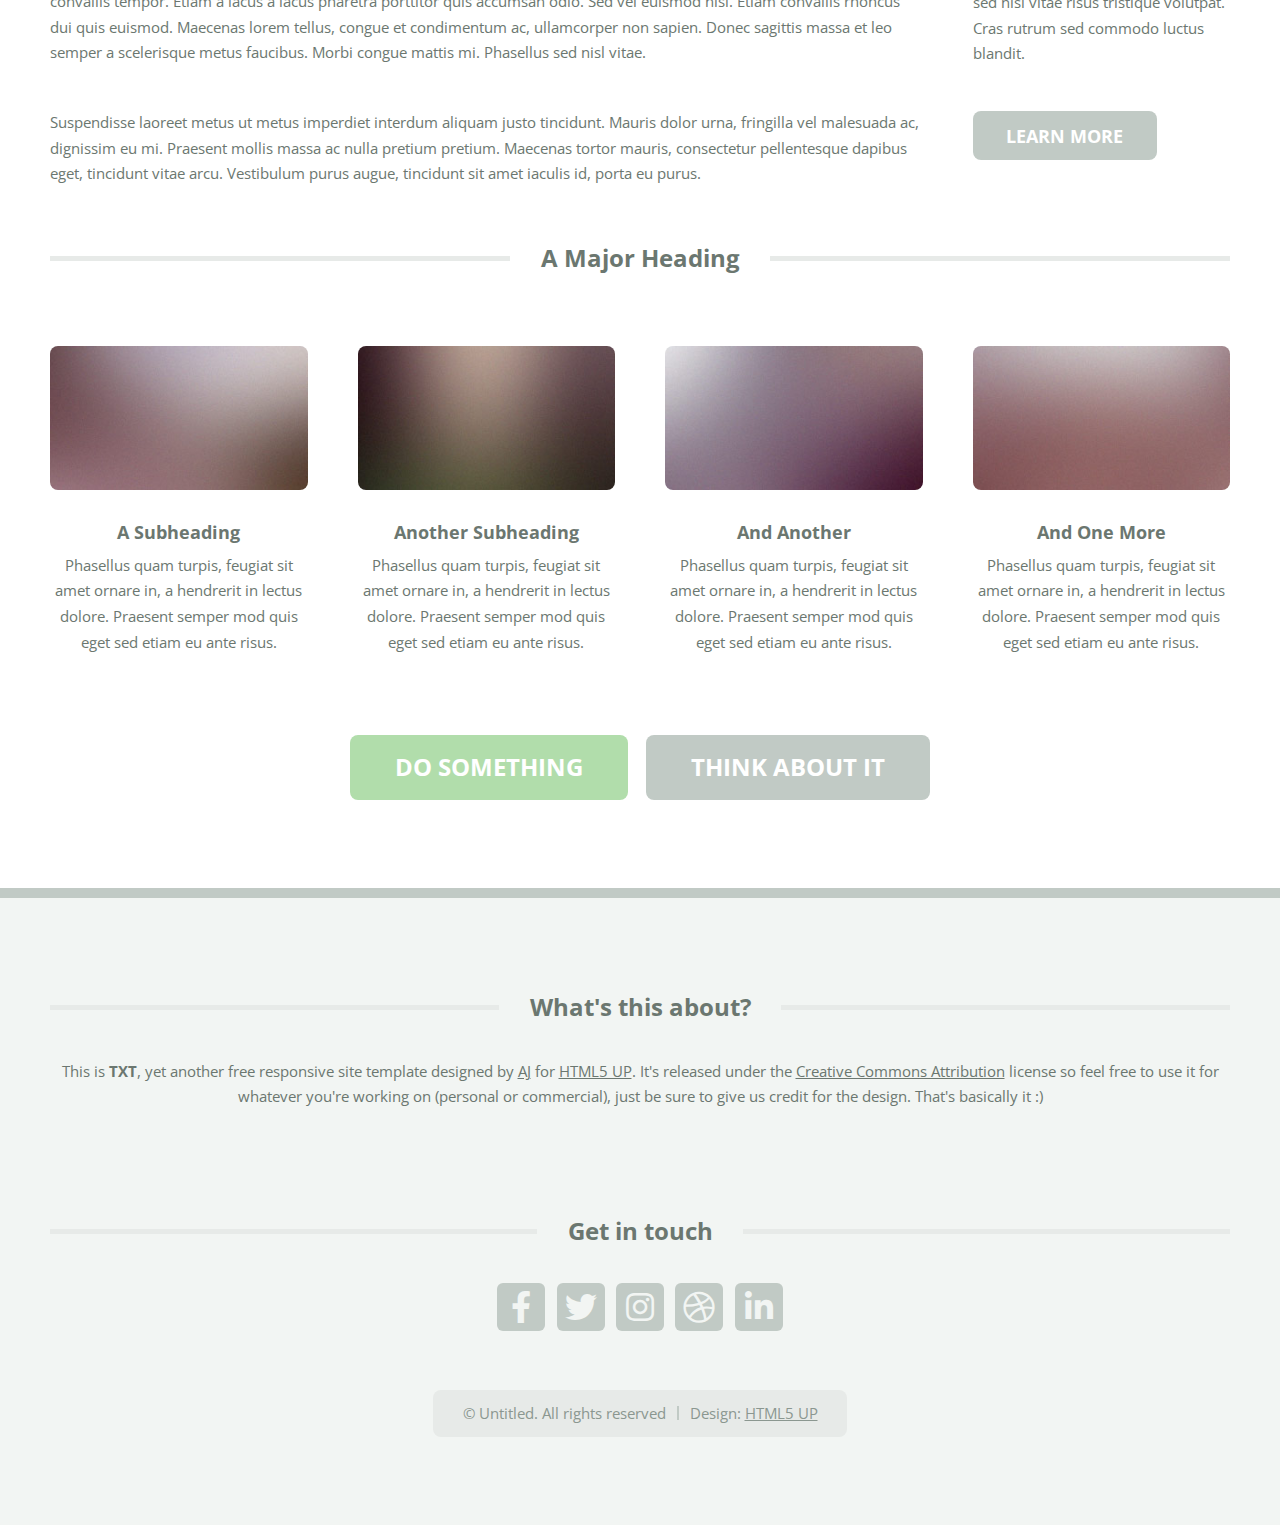
<file: right-sidebar.html>
<!DOCTYPE HTML>
<!--
	TXT by HTML5 UP
	html5up.net | @ajlkn
	Free for personal and commercial use under the CCA 3.0 license (html5up.net/license)
-->
<html>
	<head>
		<title>Right Sidebar - TXT by HTML5 UP</title>
		<meta charset="utf-8" />
		<meta name="viewport" content="width=device-width, initial-scale=1, user-scalable=no" />
		<link rel="stylesheet" href="assets/css/main.css" />
	</head>
	<body class="is-preload">
		<div id="page-wrapper">

			<!-- Header -->
				<header id="header">
					<div class="logo container">
						<div>
							<h1><a href="index.html" id="logo">TXT</a></h1>
							<p>A responsive site template by HTML5 UP</p>
						</div>
					</div>
				</header>

			<!-- Nav -->
				<nav id="nav">
					<ul>
						<li><a href="index.html">Home</a></li>
						<li>
							<a href="#">Dropdown</a>
							<ul>
								<li><a href="#">Lorem ipsum dolor</a></li>
								<li><a href="#">Magna phasellus</a></li>
								<li>
									<a href="#">Phasellus consequat</a>
									<ul>
										<li><a href="#">Lorem ipsum dolor</a></li>
										<li><a href="#">Phasellus consequat</a></li>
										<li><a href="#">Magna phasellus</a></li>
										<li><a href="#">Etiam dolore nisl</a></li>
									</ul>
								</li>
								<li><a href="#">Veroeros feugiat</a></li>
							</ul>
						</li>
						<li><a href="left-sidebar.html">Left Sidebar</a></li>
						<li class="current"><a href="right-sidebar.html">Right Sidebar</a></li>
						<li><a href="no-sidebar.html">No Sidebar</a></li>
					</ul>
				</nav>

			<!-- Main -->
				<section id="main">
					<div class="container">
						<div class="row">
							<div class="col-9 col-12-medium">
								<div class="content">

									<!-- Content -->

										<article class="box page-content">

											<header>
												<h2>Right Sidebar</h2>
												<p>Semper amet scelerisque metus faucibus morbi congue mattis</p>
												<ul class="meta">
													<li class="icon fa-clock">5 days ago</li>
													<li class="icon fa-comments"><a href="#">1,024</a></li>
												</ul>
											</header>

											<section>
												<span class="image featured"><img src="images/pic05.jpg" alt="" /></span>
												<p>
													Phasellus quam turpis, feugiat sit amet ornare in, hendrerit in lectus.
													Praesent semper mod quis eget mi. Etiam eu ante risus. Aliquam erat volutpat.
													Aliquam luctus et mattis lectus sit amet pulvinar. Nam turpis nisi
													consequat etiam lorem ipsum dolor sit amet nullam.
												</p>
											</section>

											<section>
												<h3>More intriguing information</h3>
												<p>
													Lorem ipsum dolor sit amet, consectetur adipiscing elit. Maecenas ac quam risus, at tempus
													justo. Sed dictum rutrum massa eu volutpat. Quisque vitae hendrerit sem. Pellentesque lorem felis,
													ultricies a bibendum id, bibendum sit amet nisl. Mauris et lorem quam. Maecenas rutrum imperdiet
													vulputate. Nulla quis nibh ipsum, sed egestas justo. Morbi ut ante mattis orci convallis tempor.
													Etiam a lacus a lacus pharetra porttitor quis accumsan odio. Sed vel euismod nisi. Etiam convallis
													rhoncus dui quis euismod. Maecenas lorem tellus, congue et condimentum ac, ullamcorper non sapien
													vulputate. Nulla quis nibh ipsum, sed egestas justo. Morbi ut ante mattis orci convallis tempor.
													Etiam a lacus a lacus pharetra porttitor quis accumsan odio. Sed vel euismod nisi. Etiam convallis
													rhoncus dui quis euismod. Maecenas lorem tellus, congue et condimentum ac, ullamcorper non sapien.
													Donec sagittis massa et leo semper a scelerisque metus faucibus. Morbi congue mattis mi.
													Phasellus sed nisl vitae risus tristique volutpat. Cras rutrum commodo luctus.
												</p>
												<p>
													Phasellus odio risus, faucibus et viverra vitae, eleifend ac purus. Praesent mattis, enim
													quis hendrerit porttitor, sapien tortor viverra magna, sit amet rhoncus nisl lacus nec arcu.
													Suspendisse laoreet metus ut metus imperdiet interdum aliquam justo tincidunt. Mauris dolor urna,
													fringilla vel malesuada ac, dignissim eu mi. Praesent mollis massa ac nulla pretium pretium.
													Etiam a lacus a lacus pharetra porttitor quis accumsan odio. Sed vel euismod nisi. Etiam convallis
													rhoncus dui quis euismod. Maecenas lorem tellus, congue et condimentum ac, ullamcorper non sapien.
													Donec sagittis massa et leo semper a scelerisque metus faucibus. Morbi congue mattis mi.
													Maecenas tortor mauris, consectetur pellentesque dapibus eget, tincidunt vitae arcu.
													Vestibulum purus augue, tincidunt sit amet iaculis id, porta eu purus.
												</p>
											</section>

											<section>
												<h3>So in conclusion ...</h3>
												<p>
													Lorem ipsum dolor sit amet, consectetur adipiscing elit. Maecenas ac quam risus, at tempus
													justo. Sed dictum rutrum massa eu volutpat. Quisque vitae hendrerit sem. Pellentesque lorem felis,
													ultricies a bibendum id, bibendum sit amet nisl. Mauris et lorem quam. Maecenas rutrum imperdiet
													vulputate. Nulla quis nibh ipsum, sed egestas justo. Morbi ut ante mattis orci convallis tempor.
													Etiam a lacus a lacus pharetra porttitor quis accumsan odio. Sed vel euismod nisi. Etiam convallis
													rhoncus dui quis euismod. Maecenas lorem tellus, congue et condimentum ac, ullamcorper non sapien.
													Donec sagittis massa et leo semper a scelerisque metus faucibus. Morbi congue mattis mi.
													Phasellus sed nisl vitae.
												</p>
												<p>
													Suspendisse laoreet metus ut metus imperdiet interdum aliquam justo tincidunt. Mauris dolor urna,
													fringilla vel malesuada ac, dignissim eu mi. Praesent mollis massa ac nulla pretium pretium.
													Maecenas tortor mauris, consectetur pellentesque dapibus eget, tincidunt vitae arcu.
													Vestibulum purus augue, tincidunt sit amet iaculis id, porta eu purus.
												</p>
											</section>

										</article>

								</div>
							</div>
							<div class="col-3 col-12-medium">
								<div class="sidebar">

									<!-- Sidebar -->

										<!-- Recent Posts -->
											<section>
												<h2 class="major"><span>Recent Posts</span></h2>
												<ul class="divided">
													<li>
														<article class="box post-summary">
															<h3><a href="#">A Subheading</a></h3>
															<ul class="meta">
																<li class="icon fa-clock">6 hours ago</li>
																<li class="icon fa-comments"><a href="#">34</a></li>
															</ul>
														</article>
													</li>
													<li>
														<article class="box post-summary">
															<h3><a href="#">Another Subheading</a></h3>
															<ul class="meta">
																<li class="icon fa-clock">9 hours ago</li>
																<li class="icon fa-comments"><a href="#">27</a></li>
															</ul>
														</article>
													</li>
													<li>
														<article class="box post-summary">
															<h3><a href="#">And Another</a></h3>
															<ul class="meta">
																<li class="icon fa-clock">Yesterday</li>
																<li class="icon fa-comments"><a href="#">184</a></li>
															</ul>
														</article>
													</li>
												</ul>
												<a href="#" class="button alt">Arcives</a>
											</section>

										<!-- Something -->
											<section>
												<h2 class="major"><span>Ipsum Dolore</span></h2>
												<a href="#" class="image featured"><img src="images/pic03.jpg" alt="" /></a>
												<p>
													Donec sagittis massa et leo semper scele risque metus faucibus. Morbi congue mattis mi.
													Phasellus sed nisl vitae risus tristique volutpat. Cras rutrum sed commodo luctus blandit.
												</p>
												<a href="#" class="button alt">Learn more</a>
											</section>

										<!-- Something -->
											<section>
												<h2 class="major"><span>Magna Feugiat</span></h2>
												<p>
													Rhoncus dui quis euismod. Maecenas lorem tellus, congue et condimentum ac, ullamcorper non sapien.
													Donec sagittis massa et leo semper scele risque metus faucibus. Morbi congue mattis mi.
													Phasellus sed nisl vitae risus tristique volutpat. Cras rutrum sed commodo luctus blandit.
												</p>
												<a href="#" class="button alt">Learn more</a>
											</section>

								</div>
							</div>
							<div class="col-12">

								<!-- Features -->
									<section class="box features">
										<h2 class="major"><span>A Major Heading</span></h2>
										<div>
											<div class="row">
												<div class="col-3 col-6-medium col-12-small">

													<!-- Feature -->
														<section class="box feature">
															<a href="#" class="image featured"><img src="images/pic01.jpg" alt="" /></a>
															<h3><a href="#">A Subheading</a></h3>
															<p>
																Phasellus quam turpis, feugiat sit amet ornare in, a hendrerit in
																lectus dolore. Praesent semper mod quis eget sed etiam eu ante risus.
															</p>
														</section>

												</div>
												<div class="col-3 col-6-medium col-12-small">

													<!-- Feature -->
														<section class="box feature">
															<a href="#" class="image featured"><img src="images/pic02.jpg" alt="" /></a>
															<h3><a href="#">Another Subheading</a></h3>
															<p>
																Phasellus quam turpis, feugiat sit amet ornare in, a hendrerit in
																lectus dolore. Praesent semper mod quis eget sed etiam eu ante risus.
															</p>
														</section>

												</div>
												<div class="col-3 col-6-medium col-12-small">

													<!-- Feature -->
														<section class="box feature">
															<a href="#" class="image featured"><img src="images/pic03.jpg" alt="" /></a>
															<h3><a href="#">And Another</a></h3>
															<p>
																Phasellus quam turpis, feugiat sit amet ornare in, a hendrerit in
																lectus dolore. Praesent semper mod quis eget sed etiam eu ante risus.
															</p>
														</section>

												</div>
												<div class="col-3 col-6-medium col-12-small">

													<!-- Feature -->
														<section class="box feature">
															<a href="#" class="image featured"><img src="images/pic04.jpg" alt="" /></a>
															<h3><a href="#">And One More</a></h3>
															<p>
																Phasellus quam turpis, feugiat sit amet ornare in, a hendrerit in
																lectus dolore. Praesent semper mod quis eget sed etiam eu ante risus.
															</p>
														</section>

												</div>
												<div class="col-12">
													<ul class="actions">
														<li><a href="#" class="button large">Do Something</a></li>
														<li><a href="#" class="button alt large">Think About It</a></li>
													</ul>
												</div>
											</div>
										</div>
									</section>

							</div>
						</div>
					</div>
				</section>

			<!-- Footer -->
				<footer id="footer">
					<div class="container">
						<div class="row gtr-200">
							<div class="col-12">

								<!-- About -->
									<section>
										<h2 class="major"><span>What's this about?</span></h2>
										<p>
											This is <strong>TXT</strong>, yet another free responsive site template designed by
											<a href="http://twitter.com/ajlkn">AJ</a> for <a href="http://html5up.net">HTML5 UP</a>. It's released under the
											<a href="http://html5up.net/license/">Creative Commons Attribution</a> license so feel free to use it for
											whatever you're working on (personal or commercial), just be sure to give us credit for the design.
											That's basically it :)
										</p>
									</section>

							</div>
							<div class="col-12">

								<!-- Contact -->
									<section>
										<h2 class="major"><span>Get in touch</span></h2>
										<ul class="contact">
											<li><a class="icon brands fa-facebook-f" href="#"><span class="label">Facebook</span></a></li>
											<li><a class="icon brands fa-twitter" href="#"><span class="label">Twitter</span></a></li>
											<li><a class="icon brands fa-instagram" href="#"><span class="label">Instagram</span></a></li>
											<li><a class="icon brands fa-dribbble" href="#"><span class="label">Dribbble</span></a></li>
											<li><a class="icon brands fa-linkedin-in" href="#"><span class="label">LinkedIn</span></a></li>
										</ul>
									</section>

							</div>
						</div>

						<!-- Copyright -->
							<div id="copyright">
								<ul class="menu">
									<li>&copy; Untitled. All rights reserved</li><li>Design: <a href="http://html5up.net">HTML5 UP</a></li>
								</ul>
							</div>

					</div>
				</footer>

		</div>

		<!-- Scripts -->
			<script src="assets/js/jquery.min.js"></script>
			<script src="assets/js/jquery.dropotron.min.js"></script>
			<script src="assets/js/jquery.scrolly.min.js"></script>
			<script src="assets/js/browser.min.js"></script>
			<script src="assets/js/breakpoints.min.js"></script>
			<script src="assets/js/util.js"></script>
			<script src="assets/js/main.js"></script>

	</body>
</html>
</file>
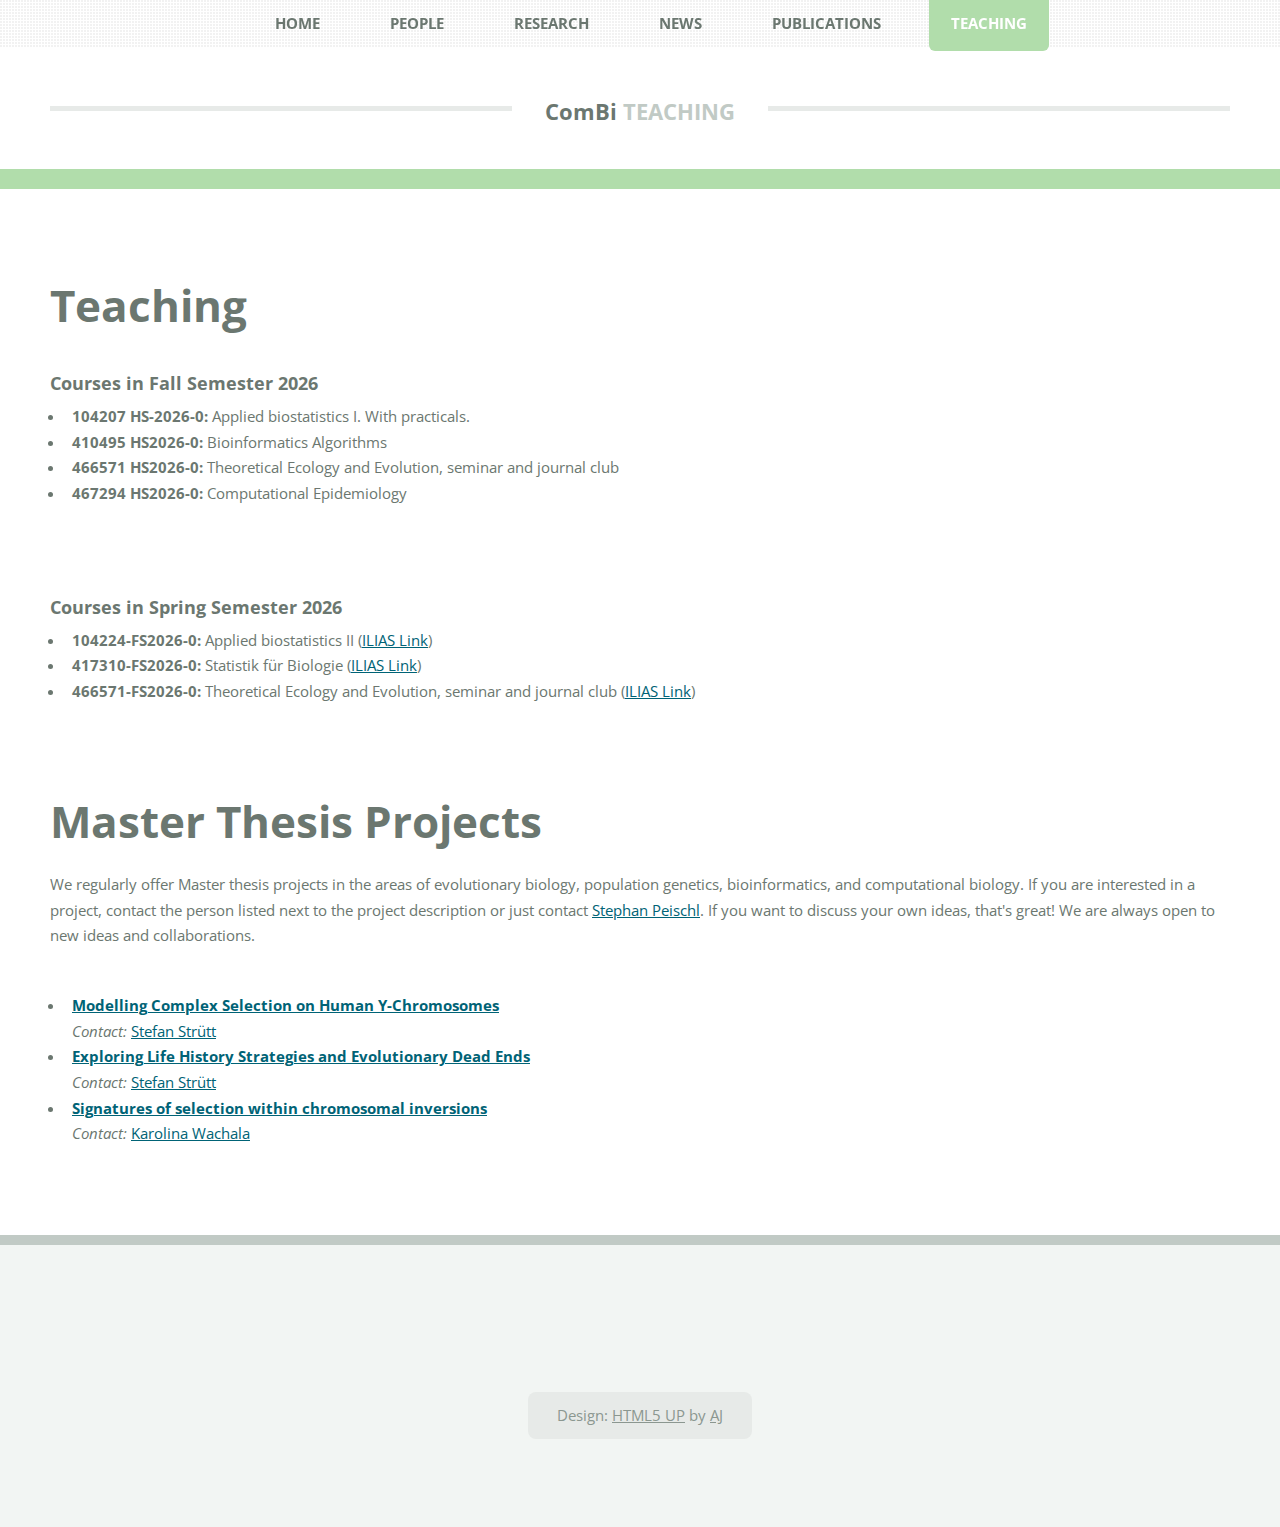
<file: teaching.html>
<!DOCTYPE HTML>
<html>
	<head>
		<title>Teaching - ComBi</title>
		<meta charset="utf-8" />
		<meta name="viewport" content="width=device-width, initial-scale=1, user-scalable=no" />
		<link rel="stylesheet" href="assets/css/main.css" />
	</head>
	<body class="is-preload">
		<div id="page-wrapper">

			<!-- Header -->
				<header id="header">
					<div class="logo container">
						<div>
							<h1><a href="index.html" id="logo">ComBi</a></h1>
							<p>Teaching</p>
						</div>
					</div>
				</header>

			<!-- Nav -->
				<nav id="nav">
					<ul>
						<li><a href="index.html">Home</a></li>
						<li><a href="people.html">People</a></li>
						<li><a href="research.html">Research</a></li>
						<li><a href="news.html">News</a></li>
						<li><a href="publications.html">Publications</a></li>
						<li class="current"><a href="teaching.html">Teaching</a></li>
					</ul>
				</nav>

			<!-- Main -->
				<section id="main">
					<div class="container">
						<div class="row">
							<div class="col-12">
								<div class="content">

									<!-- Content -->
										<article class="box page-content">
											<header>
												<h2>Teaching</h2>
											</header>
											<section>
												<h3>Courses in Fall Semester 2026</h3>
												<ul>
													<li><strong>104207 HS-2026-0:</strong> Applied biostatistics I. With practicals.</li>
													<li><strong>410495 HS2026-0:</strong> Bioinformatics Algorithms</li>
													<li><strong>466571 HS2026-0:</strong> Theoretical Ecology and Evolution, seminar and journal club</li>
													<li><strong>467294 HS2026-0:</strong> Computational Epidemiology</li>
												</ul>
											</section>
											<section>
												<h3>Courses in Spring Semester 2026</h3>
												<ul>
													<li><strong>104224-FS2026-0:</strong> Applied biostatistics II 
														(<a href="https://ilias.unibe.ch/goto_ilias3_unibe_crs_3249789.html" target="_blank">ILIAS Link</a>)
													</li>
													<li><strong>417310-FS2026-0:</strong> Statistik für Biologie 
														(<a href="https://ilias.unibe.ch/goto_ilias3_unibe_crs_3234623.html" target="_blank">ILIAS Link</a>)
													</li>
													<li><strong>466571-FS2026-0:</strong> Theoretical Ecology and Evolution, seminar and journal club 
														(<a href="https://ilias.unibe.ch/goto_ilias3_unibe_crs_3184521.html" target="_blank">ILIAS Link</a>)
													</li>
												</ul>
											</section>
											<section>
												<h2>Master Thesis Projects</h2>
												<p>
													We regularly offer Master thesis projects in the areas of evolutionary biology, population genetics, bioinformatics, and computational biology. 
													
													If you are interested in a project, contact the person listed next to the project description or just contact <a href="mailto:stephan.peischl@unibe.ch">Stephan Peischl</a>.  
													
													If you want to discuss your own ideas, that's great! We are always open to new ideas and collaborations.
												</p>
												<ul>
													<li>
														<strong>
															<a href="MscProjects/final_structured_coalescent_with_dfes.pdf" target="_blank">
																Modelling Complex Selection on Human Y-Chromosomes
															</a>
														</strong>
														<br />
														<em>Contact:</em> <a href="mailto:stefan.struett@unibe.ch">Stefan Strütt</a>
													</li>
													<li>
														<strong>
															<a href="MscProjects/final_clutch_sizes.pdf" target="_blank">
																Exploring Life History Strategies and Evolutionary Dead Ends
															</a>
														</strong>
														<br />
														<em>Contact:</em> <a href="mailto:stefan.struett@unibe.ch">Stefan Strütt</a>
													</li>
													<li>
														<strong>
															<a href="MscProjects/MSc_projects_Wachala.pdf" target="_blank">
																Signatures of selection within chromosomal inversions
															</a>
														</strong>
														<br />
														<em>Contact:</em> <a href="mailto:karolina.wachala@unibe.ch">Karolina Wachala</a>
													</li>
												</ul>
											</section>
										</article>

								</div>
							</div>
						</div>
					</div>
				</section>

			<!-- Footer -->
				<footer id="footer">
					<div class="container">
						<div class="row gtr-200">
							<div class="col-12">
								<!-- "What's this about?" section removed -->
							</div>
						</div>

						<!-- Copyright -->
							<div id="copyright">
								<ul class="menu">
									<li>Design: <a href="http://html5up.net">HTML5 UP</a> by <a href="http://twitter.com/ajlkn">AJ</a></li>
								</ul>
							</div>

					</div>
				</footer>

		</div>

		<!-- Scripts -->
			<script src="assets/js/jquery.min.js"></script>
			<script src="assets/js/jquery.dropotron.min.js"></script>
			<script src="assets/js/jquery.scrolly.min.js"></script>
			<script src="assets/js/browser.min.js"></script>
			<script src="assets/js/breakpoints.min.js"></script>
			<script src="assets/js/util.js"></script>
			<script src="assets/js/main.js"></script>

	</body>
</html>
</file>
<file: assets/css/main.css>
@import url("fontawesome-all.min.css");
@import url("https://fonts.googleapis.com/css?family=Open+Sans:400,400italic,700,700italic|Open+Sans+Condensed:700");

/*
	TXT by HTML5 UP
	html5up.net | @ajlkn
	Free for personal and commercial use under the CCA 3.0 license (html5up.net/license)
*/

html, body, div, span, applet, object,
iframe, h1, h2, h3, h4, h5, h6, p, blockquote,
pre, a, abbr, acronym, address, big, cite,
code, del, dfn, em, img, ins, kbd, q, s, samp,
small, strike, strong, sub, sup, tt, var, b,
u, i, center, dl, dt, dd, ol, ul, li, fieldset,
form, label, legend, table, caption, tbody,
tfoot, thead, tr, th, td, article, aside,
canvas, details, embed, figure, figcaption,
footer, header, hgroup, menu, nav, output, ruby,
section, summary, time, mark, audio, video {
	margin: 0;
	padding: 0;
	border: 0;
	font-size: 100%;
	font: inherit;
	vertical-align: baseline;}

article, aside, details, figcaption, figure,
footer, header, hgroup, menu, nav, section {
	display: block;}

body {
	line-height: 1;
}

ol, ul {
	list-style: none;
}

blockquote, q {
	quotes: none;
}

	blockquote:before, blockquote:after, q:before, q:after {
		content: '';
		content: none;
	}

table {
	border-collapse: collapse;
	border-spacing: 0;
}

body {
	-webkit-text-size-adjust: none;
}

mark {
	background-color: transparent;
	color: inherit;
}

input::-moz-focus-inner {
	border: 0;
	padding: 0;
}

input, select, textarea {
	-moz-appearance: none;
	-webkit-appearance: none;
	-ms-appearance: none;
	appearance: none;
}

/* Basic */

	html {
		box-sizing: border-box;
	}

	*, *:before, *:after {
		box-sizing: inherit;
	}

	body {
		background: #f2f5f3;
	}

		body.is-preload *, body.is-preload *:before, body.is-preload *:after {
			-moz-animation: none !important;
			-webkit-animation: none !important;
			-ms-animation: none !important;
			animation: none !important;
			-moz-transition: none !important;
			-webkit-transition: none !important;
			-ms-transition: none !important;
			transition: none !important;
		}

	body, input, textarea, select {
		font-family: 'Open Sans', sans-serif;
		font-weight: 400;
		color: #6b7770;
		font-size: 13pt;
		line-height: 2em;
	}

	h1, h2, h3, h4, h5, h6 {
		font-family: 'Open Sans Condensed', sans-serif;
		font-weight: 700;
		text-transform: none;
		color: #6b7770;
		margin: 0 0 0.5em 0;
		line-height: 1.3;
	}

	h1 a, h2 a, h3 a, h4 a, h5 a, h6 a {
		text-decoration: none;
		color: inherit;
	}

	h2 {
		font-size: 1.65em;
	}

		h2.major {
			position: relative;
			border-top: solid 5px #e7eae8;
			font-size: 1.65em;
			text-align: center;
			margin: 0 0 3em 0;
			top: 0.775em;
		}

			h2.major span {
				background: #fff;
				position: relative;
				display: inline-block;
				top: -0.775em;
				padding: 0 1.25em 0 1.25em;
			}

	h3, h4 {
		font-size: 1.25em;
	}

	a {
		color: #006376;
		text-decoration: underline;
	}

		a:hover {
			text-decoration: none;
		}

	b, strong {
		font-weight: 700;
		color: #6b7770;
	}

	i, em {
		font-style: italic;
	}

	br.clear {
		clear: both;
	}

	sub {
		position: relative;
		top: 0.5em;
		font-size: 0.8em;
	}

	sup {
		position: relative;
		top: -0.5em;
		font-size: 0.8em;
	}

	hr {
		border: 0;
		border-top: solid 2px #E7EAE8;
		margin: 0 0 3em 0;
	}

	blockquote {
		border-left: solid 5px #E7EAE8;
		padding: 1em 0 1em 1.5em;
		font-style: italic;
	}

	p, ul, ol, dl, table {
		margin-bottom: 3em;
	}

/* Section/Article */

	section, article {
		margin-bottom: 6em;
	}

		section > :last-child, section:last-child, article > :last-child, article:last-child {
			margin-bottom: 0;
		}

	header > p {
		display: block;
		font-family: 'Open Sans Condensed', sans-serif;
		font-weight: 700;
		text-transform: uppercase;
		color: #c1cac5;
	}

/* Container */

	.container {
		margin: 0 auto;
		max-width: 100%;
		width: 64em;
	}

		@media screen and (max-width: 1680px) {

			.container {
				width: 75em;
			}

		}

		@media screen and (max-width: 1280px) {

			.container {
				width: calc(100% - 100px);
			}

		}

		@media screen and (max-width: 980px) {

			.container {
				width: calc(100% - 100px);
			}

		}

		@media screen and (max-width: 736px) {

			.container {
				width: calc(100% - 40px);
			}

		}

		@media screen and (max-width: 360px) {

			.container {
				width: calc(100% - 30px);
			}

		}

/* Row */

	.row {
		display: flex;
		flex-wrap: wrap;
		box-sizing: border-box;
		align-items: stretch;
	}

		.row > * {
			box-sizing: border-box;
		}

		.row.gtr-uniform > * > :last-child {
			margin-bottom: 0;
		}

		.row.aln-left {
			justify-content: flex-start;
		}

		.row.aln-center {
			justify-content: center;
		}

		.row.aln-right {
			justify-content: flex-end;
		}

		.row.aln-top {
			align-items: flex-start;
		}

		.row.aln-middle {
			align-items: center;
		}

		.row.aln-bottom {
			align-items: flex-end;
		}

		.row > .imp {
			order: -1;
		}

		.row > .col-1 {
			width: 8.33333%;
		}

		.row > .off-1 {
			margin-left: 8.33333%;
		}

		.row > .col-2 {
			width: 16.66667%;
		}

		.row > .off-2 {
			margin-left: 16.66667%;
		}

		.row > .col-3 {
			width: 25%;
		}

		.row > .off-3 {
			margin-left: 25%;
		}

		.row > .col-4 {
			width: 33.33333%;
		}

		.row > .off-4 {
			margin-left: 33.33333%;
		}

		.row > .col-5 {
			width: 41.66667%;
		}

		.row > .off-5 {
			margin-left: 41.66667%;
		}

		.row > .col-6 {
			width: 50%;
		}

		.row > .off-6 {
			margin-left: 50%;
		}

		.row > .col-7 {
			width: 58.33333%;
		}

		.row > .off-7 {
			margin-left: 58.33333%;
		}

		.row > .col-8 {
			width: 66.66667%;
		}

		.row > .off-8 {
			margin-left: 66.66667%;
		}

		.row > .col-9 {
			width: 75%;
		}

		.row > .off-9 {
			margin-left: 75%;
		}

		.row > .col-10 {
			width: 83.33333%;
		}

		.row > .off-10 {
			margin-left: 83.33333%;
		}

		.row > .col-11 {
			width: 91.66667%;
		}

		.row > .off-11 {
			margin-left: 91.66667%;
		}

		.row > .col-12 {
			width: 100%;
		}

		.row > .off-12 {
			margin-left: 100%;
		}

		.row.gtr-0 {
			margin-top: 0px;
			margin-left: 0px;
		}

			.row.gtr-0 > * {
				padding: 0px 0 0 0px;
			}

			.row.gtr-0.gtr-uniform {
				margin-top: 0px;
			}

				.row.gtr-0.gtr-uniform > * {
					padding-top: 0px;
				}

		.row.gtr-25 {
			margin-top: -12.5px;
			margin-left: -12.5px;
		}

			.row.gtr-25 > * {
				padding: 12.5px 0 0 12.5px;
			}

			.row.gtr-25.gtr-uniform {
				margin-top: -12.5px;
			}

				.row.gtr-25.gtr-uniform > * {
					padding-top: 12.5px;
				}

		.row.gtr-50 {
			margin-top: -25px;
			margin-left: -25px;
		}

			.row.gtr-50 > * {
				padding: 25px 0 0 25px;
			}

			.row.gtr-50.gtr-uniform {
				margin-top: -25px;
			}

				.row.gtr-50.gtr-uniform > * {
					padding-top: 25px;
				}

		.row {
			margin-top: -50px;
			margin-left: -50px;
		}

			.row > * {
				padding: 50px 0 0 50px;
			}

			.row.gtr-uniform {
				margin-top: -50px;
			}

				.row.gtr-uniform > * {
					padding-top: 50px;
				}

		.row.gtr-150 {
			margin-top: -75px;
			margin-left: -75px;
		}

			.row.gtr-150 > * {
				padding: 75px 0 0 75px;
			}

			.row.gtr-150.gtr-uniform {
				margin-top: -75px;
			}

				.row.gtr-150.gtr-uniform > * {
					padding-top: 75px;
				}

		.row.gtr-200 {
			margin-top: -100px;
			margin-left: -100px;
		}

			.row.gtr-200 > * {
				padding: 100px 0 0 100px;
			}

			.row.gtr-200.gtr-uniform {
				margin-top: -100px;
			}

				.row.gtr-200.gtr-uniform > * {
					padding-top: 100px;
				}

		@media screen and (max-width: 1680px) {

			.row {
				display: flex;
				flex-wrap: wrap;
				box-sizing: border-box;
				align-items: stretch;
			}

				.row > * {
					box-sizing: border-box;
				}

				.row.gtr-uniform > * > :last-child {
					margin-bottom: 0;
				}

				.row.aln-left {
					justify-content: flex-start;
				}

				.row.aln-center {
					justify-content: center;
				}

				.row.aln-right {
					justify-content: flex-end;
				}

				.row.aln-top {
					align-items: flex-start;
				}

				.row.aln-middle {
					align-items: center;
				}

				.row.aln-bottom {
					align-items: flex-end;
				}

				.row > .imp-xlarge {
					order: -1;
				}

				.row > .col-1-xlarge {
					width: 8.33333%;
				}

				.row > .off-1-xlarge {
					margin-left: 8.33333%;
				}

				.row > .col-2-xlarge {
					width: 16.66667%;
				}

				.row > .off-2-xlarge {
					margin-left: 16.66667%;
				}

				.row > .col-3-xlarge {
					width: 25%;
				}

				.row > .off-3-xlarge {
					margin-left: 25%;
				}

				.row > .col-4-xlarge {
					width: 33.33333%;
				}

				.row > .off-4-xlarge {
					margin-left: 33.33333%;
				}

				.row > .col-5-xlarge {
					width: 41.66667%;
				}

				.row > .off-5-xlarge {
					margin-left: 41.66667%;
				}

				.row > .col-6-xlarge {
					width: 50%;
				}

				.row > .off-6-xlarge {
					margin-left: 50%;
				}

				.row > .col-7-xlarge {
					width: 58.33333%;
				}

				.row > .off-7-xlarge {
					margin-left: 58.33333%;
				}

				.row > .col-8-xlarge {
					width: 66.66667%;
				}

				.row > .off-8-xlarge {
					margin-left: 66.66667%;
				}

				.row > .col-9-xlarge {
					width: 75%;
				}

				.row > .off-9-xlarge {
					margin-left: 75%;
				}

				.row > .col-10-xlarge {
					width: 83.33333%;
				}

				.row > .off-10-xlarge {
					margin-left: 83.33333%;
				}

				.row > .col-11-xlarge {
					width: 91.66667%;
				}

				.row > .off-11-xlarge {
					margin-left: 91.66667%;
				}

				.row > .col-12-xlarge {
					width: 100%;
				}

				.row > .off-12-xlarge {
					margin-left: 100%;
				}

				.row.gtr-0 {
					margin-top: 0px;
					margin-left: 0px;
				}

					.row.gtr-0 > * {
						padding: 0px 0 0 0px;
					}

					.row.gtr-0.gtr-uniform {
						margin-top: 0px;
					}

						.row.gtr-0.gtr-uniform > * {
							padding-top: 0px;
						}

				.row.gtr-25 {
					margin-top: -12.5px;
					margin-left: -12.5px;
				}

					.row.gtr-25 > * {
						padding: 12.5px 0 0 12.5px;
					}

					.row.gtr-25.gtr-uniform {
						margin-top: -12.5px;
					}

						.row.gtr-25.gtr-uniform > * {
							padding-top: 12.5px;
						}

				.row.gtr-50 {
					margin-top: -25px;
					margin-left: -25px;
				}

					.row.gtr-50 > * {
						padding: 25px 0 0 25px;
					}

					.row.gtr-50.gtr-uniform {
						margin-top: -25px;
					}

						.row.gtr-50.gtr-uniform > * {
							padding-top: 25px;
						}

				.row {
					margin-top: -50px;
					margin-left: -50px;
				}

					.row > * {
						padding: 50px 0 0 50px;
					}

					.row.gtr-uniform {
						margin-top: -50px;
					}

						.row.gtr-uniform > * {
							padding-top: 50px;
						}

				.row.gtr-150 {
					margin-top: -75px;
					margin-left: -75px;
				}

					.row.gtr-150 > * {
						padding: 75px 0 0 75px;
					}

					.row.gtr-150.gtr-uniform {
						margin-top: -75px;
					}

						.row.gtr-150.gtr-uniform > * {
							padding-top: 75px;
						}

				.row.gtr-200 {
					margin-top: -100px;
					margin-left: -100px;
				}

					.row.gtr-200 > * {
						padding: 100px 0 0 100px;
					}

					.row.gtr-200.gtr-uniform {
						margin-top: -100px;
					}

						.row.gtr-200.gtr-uniform > * {
							padding-top: 100px;
						}

		}

		@media screen and (max-width: 1280px) {

			.row {
				display: flex;
				flex-wrap: wrap;
				box-sizing: border-box;
				align-items: stretch;
			}

				.row > * {
					box-sizing: border-box;
				}

				.row.gtr-uniform > * > :last-child {
					margin-bottom: 0;
				}

				.row.aln-left {
					justify-content: flex-start;
				}

				.row.aln-center {
					justify-content: center;
				}

				.row.aln-right {
					justify-content: flex-end;
				}

				.row.aln-top {
					align-items: flex-start;
				}

				.row.aln-middle {
					align-items: center;
				}

				.row.aln-bottom {
					align-items: flex-end;
				}

				.row > .imp-large {
					order: -1;
				}

				.row > .col-1-large {
					width: 8.33333%;
				}

				.row > .off-1-large {
					margin-left: 8.33333%;
				}

				.row > .col-2-large {
					width: 16.66667%;
				}

				.row > .off-2-large {
					margin-left: 16.66667%;
				}

				.row > .col-3-large {
					width: 25%;
				}

				.row > .off-3-large {
					margin-left: 25%;
				}

				.row > .col-4-large {
					width: 33.33333%;
				}

				.row > .off-4-large {
					margin-left: 33.33333%;
				}

				.row > .col-5-large {
					width: 41.66667%;
				}

				.row > .off-5-large {
					margin-left: 41.66667%;
				}

				.row > .col-6-large {
					width: 50%;
				}

				.row > .off-6-large {
					margin-left: 50%;
				}

				.row > .col-7-large {
					width: 58.33333%;
				}

				.row > .off-7-large {
					margin-left: 58.33333%;
				}

				.row > .col-8-large {
					width: 66.66667%;
				}

				.row > .off-8-large {
					margin-left: 66.66667%;
				}

				.row > .col-9-large {
					width: 75%;
				}

				.row > .off-9-large {
					margin-left: 75%;
				}

				.row > .col-10-large {
					width: 83.33333%;
				}

				.row > .off-10-large {
					margin-left: 83.33333%;
				}

				.row > .col-11-large {
					width: 91.66667%;
				}

				.row > .off-11-large {
					margin-left: 91.66667%;
				}

				.row > .col-12-large {
					width: 100%;
				}

				.row > .off-12-large {
					margin-left: 100%;
				}

				.row.gtr-0 {
					margin-top: 0px;
					margin-left: 0px;
				}

					.row.gtr-0 > * {
						padding: 0px 0 0 0px;
					}

					.row.gtr-0.gtr-uniform {
						margin-top: 0px;
					}

						.row.gtr-0.gtr-uniform > * {
							padding-top: 0px;
						}

				.row.gtr-25 {
					margin-top: -12.5px;
					margin-left: -12.5px;
				}

					.row.gtr-25 > * {
						padding: 12.5px 0 0 12.5px;
					}

					.row.gtr-25.gtr-uniform {
						margin-top: -12.5px;
					}

						.row.gtr-25.gtr-uniform > * {
							padding-top: 12.5px;
						}

				.row.gtr-50 {
					margin-top: -25px;
					margin-left: -25px;
				}

					.row.gtr-50 > * {
						padding: 25px 0 0 25px;
					}

					.row.gtr-50.gtr-uniform {
						margin-top: -25px;
					}

						.row.gtr-50.gtr-uniform > * {
							padding-top: 25px;
						}

				.row {
					margin-top: -50px;
					margin-left: -50px;
				}

					.row > * {
						padding: 50px 0 0 50px;
					}

					.row.gtr-uniform {
						margin-top: -50px;
					}

						.row.gtr-uniform > * {
							padding-top: 50px;
						}

				.row.gtr-150 {
					margin-top: -75px;
					margin-left: -75px;
				}

					.row.gtr-150 > * {
						padding: 75px 0 0 75px;
					}

					.row.gtr-150.gtr-uniform {
						margin-top: -75px;
					}

						.row.gtr-150.gtr-uniform > * {
							padding-top: 75px;
						}

				.row.gtr-200 {
					margin-top: -100px;
					margin-left: -100px;
				}

					.row.gtr-200 > * {
						padding: 100px 0 0 100px;
					}

					.row.gtr-200.gtr-uniform {
						margin-top: -100px;
					}

						.row.gtr-200.gtr-uniform > * {
							padding-top: 100px;
						}

		}

		@media screen and (max-width: 980px) {

			.row {
				display: flex;
				flex-wrap: wrap;
				box-sizing: border-box;
				align-items: stretch;
			}

				.row > * {
					box-sizing: border-box;
				}

				.row.gtr-uniform > * > :last-child {
					margin-bottom: 0;
				}

				.row.aln-left {
					justify-content: flex-start;
				}

				.row.aln-center {
					justify-content: center;
				}

				.row.aln-right {
					justify-content: flex-end;
				}

				.row.aln-top {
					align-items: flex-start;
				}

				.row.aln-middle {
					align-items: center;
				}

				.row.aln-bottom {
					align-items: flex-end;
				}

				.row > .imp-medium {
					order: -1;
				}

				.row > .col-1-medium {
					width: 8.33333%;
				}

				.row > .off-1-medium {
					margin-left: 8.33333%;
				}

				.row > .col-2-medium {
					width: 16.66667%;
				}

				.row > .off-2-medium {
					margin-left: 16.66667%;
				}

				.row > .col-3-medium {
					width: 25%;
				}

				.row > .off-3-medium {
					margin-left: 25%;
				}

				.row > .col-4-medium {
					width: 33.33333%;
				}

				.row > .off-4-medium {
					margin-left: 33.33333%;
				}

				.row > .col-5-medium {
					width: 41.66667%;
				}

				.row > .off-5-medium {
					margin-left: 41.66667%;
				}

				.row > .col-6-medium {
					width: 50%;
				}

				.row > .off-6-medium {
					margin-left: 50%;
				}

				.row > .col-7-medium {
					width: 58.33333%;
				}

				.row > .off-7-medium {
					margin-left: 58.33333%;
				}

				.row > .col-8-medium {
					width: 66.66667%;
				}

				.row > .off-8-medium {
					margin-left: 66.66667%;
				}

				.row > .col-9-medium {
					width: 75%;
				}

				.row > .off-9-medium {
					margin-left: 75%;
				}

				.row > .col-10-medium {
					width: 83.33333%;
				}

				.row > .off-10-medium {
					margin-left: 83.33333%;
				}

				.row > .col-11-medium {
					width: 91.66667%;
				}

				.row > .off-11-medium {
					margin-left: 91.66667%;
				}

				.row > .col-12-medium {
					width: 100%;
				}

				.row > .off-12-medium {
					margin-left: 100%;
				}

				.row.gtr-0 {
					margin-top: 0px;
					margin-left: 0px;
				}

					.row.gtr-0 > * {
						padding: 0px 0 0 0px;
					}

					.row.gtr-0.gtr-uniform {
						margin-top: 0px;
					}

						.row.gtr-0.gtr-uniform > * {
							padding-top: 0px;
						}

				.row.gtr-25 {
					margin-top: -12.5px;
					margin-left: -12.5px;
				}

					.row.gtr-25 > * {
						padding: 12.5px 0 0 12.5px;
					}

					.row.gtr-25.gtr-uniform {
						margin-top: -12.5px;
					}

						.row.gtr-25.gtr-uniform > * {
							padding-top: 12.5px;
						}

				.row.gtr-50 {
					margin-top: -25px;
					margin-left: -25px;
				}

					.row.gtr-50 > * {
						padding: 25px 0 0 25px;
					}

					.row.gtr-50.gtr-uniform {
						margin-top: -25px;
					}

						.row.gtr-50.gtr-uniform > * {
							padding-top: 25px;
						}

				.row {
					margin-top: -50px;
					margin-left: -50px;
				}

					.row > * {
						padding: 50px 0 0 50px;
					}

					.row.gtr-uniform {
						margin-top: -50px;
					}

						.row.gtr-uniform > * {
							padding-top: 50px;
						}

				.row.gtr-150 {
					margin-top: -75px;
					margin-left: -75px;
				}

					.row.gtr-150 > * {
						padding: 75px 0 0 75px;
					}

					.row.gtr-150.gtr-uniform {
						margin-top: -75px;
					}

						.row.gtr-150.gtr-uniform > * {
							padding-top: 75px;
						}

				.row.gtr-200 {
					margin-top: -100px;
					margin-left: -100px;
				}

					.row.gtr-200 > * {
						padding: 100px 0 0 100px;
					}

					.row.gtr-200.gtr-uniform {
						margin-top: -100px;
					}

						.row.gtr-200.gtr-uniform > * {
							padding-top: 100px;
						}

		}

		@media screen and (max-width: 736px) {

			.row {
				display: flex;
				flex-wrap: wrap;
				box-sizing: border-box;
				align-items: stretch;
			}

				.row > * {
					box-sizing: border-box;
				}

				.row.gtr-uniform > * > :last-child {
					margin-bottom: 0;
				}

				.row.aln-left {
					justify-content: flex-start;
				}

				.row.aln-center {
					justify-content: center;
				}

				.row.aln-right {
					justify-content: flex-end;
				}

				.row.aln-top {
					align-items: flex-start;
				}

				.row.aln-middle {
					align-items: center;
				}

				.row.aln-bottom {
					align-items: flex-end;
				}

				.row > .imp-small {
					order: -1;
				}

				.row > .col-1-small {
					width: 8.33333%;
				}

				.row > .off-1-small {
					margin-left: 8.33333%;
				}

				.row > .col-2-small {
					width: 16.66667%;
				}

				.row > .off-2-small {
					margin-left: 16.66667%;
				}

				.row > .col-3-small {
					width: 25%;
				}

				.row > .off-3-small {
					margin-left: 25%;
				}

				.row > .col-4-small {
					width: 33.33333%;
				}

				.row > .off-4-small {
					margin-left: 33.33333%;
				}

				.row > .col-5-small {
					width: 41.66667%;
				}

				.row > .off-5-small {
					margin-left: 41.66667%;
				}

				.row > .col-6-small {
					width: 50%;
				}

				.row > .off-6-small {
					margin-left: 50%;
				}

				.row > .col-7-small {
					width: 58.33333%;
				}

				.row > .off-7-small {
					margin-left: 58.33333%;
				}

				.row > .col-8-small {
					width: 66.66667%;
				}

				.row > .off-8-small {
					margin-left: 66.66667%;
				}

				.row > .col-9-small {
					width: 75%;
				}

				.row > .off-9-small {
					margin-left: 75%;
				}

				.row > .col-10-small {
					width: 83.33333%;
				}

				.row > .off-10-small {
					margin-left: 83.33333%;
				}

				.row > .col-11-small {
					width: 91.66667%;
				}

				.row > .off-11-small {
					margin-left: 91.66667%;
				}

				.row > .col-12-small {
					width: 100%;
				}

				.row > .off-12-small {
					margin-left: 100%;
				}

				.row.gtr-0 {
					margin-top: 0px;
					margin-left: 0px;
				}

					.row.gtr-0 > * {
						padding: 0px 0 0 0px;
					}

					.row.gtr-0.gtr-uniform {
						margin-top: 0px;
					}

						.row.gtr-0.gtr-uniform > * {
							padding-top: 0px;
						}

				.row.gtr-25 {
					margin-top: -5px;
					margin-left: -5px;
				}

					.row.gtr-25 > * {
						padding: 5px 0 0 5px;
					}

					.row.gtr-25.gtr-uniform {
						margin-top: -5px;
					}

						.row.gtr-25.gtr-uniform > * {
							padding-top: 5px;
						}

				.row.gtr-50 {
					margin-top: -10px;
					margin-left: -10px;
				}

					.row.gtr-50 > * {
						padding: 10px 0 0 10px;
					}

					.row.gtr-50.gtr-uniform {
						margin-top: -10px;
					}

						.row.gtr-50.gtr-uniform > * {
							padding-top: 10px;
						}

				.row {
					margin-top: -20px;
					margin-left: -20px;
				}

					.row > * {
						padding: 20px 0 0 20px;
					}

					.row.gtr-uniform {
						margin-top: -20px;
					}

						.row.gtr-uniform > * {
							padding-top: 20px;
						}

				.row.gtr-150 {
					margin-top: -30px;
					margin-left: -30px;
				}

					.row.gtr-150 > * {
						padding: 30px 0 0 30px;
					}

					.row.gtr-150.gtr-uniform {
						margin-top: -30px;
					}

						.row.gtr-150.gtr-uniform > * {
							padding-top: 30px;
						}

				.row.gtr-200 {
					margin-top: -40px;
					margin-left: -40px;
				}

					.row.gtr-200 > * {
						padding: 40px 0 0 40px;
					}

					.row.gtr-200.gtr-uniform {
						margin-top: -40px;
					}

						.row.gtr-200.gtr-uniform > * {
							padding-top: 40px;
						}

		}

		@media screen and (max-width: 360px) {

			.row {
				display: flex;
				flex-wrap: wrap;
				box-sizing: border-box;
				align-items: stretch;
			}

				.row > * {
					box-sizing: border-box;
				}

				.row.gtr-uniform > * > :last-child {
					margin-bottom: 0;
				}

				.row.aln-left {
					justify-content: flex-start;
				}

				.row.aln-center {
					justify-content: center;
				}

				.row.aln-right {
					justify-content: flex-end;
				}

				.row.aln-top {
					align-items: flex-start;
				}

				.row.aln-middle {
					align-items: center;
				}

				.row.aln-bottom {
					align-items: flex-end;
				}

				.row > .imp-xsmall {
					order: -1;
				}

				.row > .col-1-xsmall {
					width: 8.33333%;
				}

				.row > .off-1-xsmall {
					margin-left: 8.33333%;
				}

				.row > .col-2-xsmall {
					width: 16.66667%;
				}

				.row > .off-2-xsmall {
					margin-left: 16.66667%;
				}

				.row > .col-3-xsmall {
					width: 25%;
				}

				.row > .off-3-xsmall {
					margin-left: 25%;
				}

				.row > .col-4-xsmall {
					width: 33.33333%;
				}

				.row > .off-4-xsmall {
					margin-left: 33.33333%;
				}

				.row > .col-5-xsmall {
					width: 41.66667%;
				}

				.row > .off-5-xsmall {
					margin-left: 41.66667%;
				}

				.row > .col-6-xsmall {
					width: 50%;
				}

				.row > .off-6-xsmall {
					margin-left: 50%;
				}

				.row > .col-7-xsmall {
					width: 58.33333%;
				}

				.row > .off-7-xsmall {
					margin-left: 58.33333%;
				}

				.row > .col-8-xsmall {
					width: 66.66667%;
				}

				.row > .off-8-xsmall {
					margin-left: 66.66667%;
				}

				.row > .col-9-xsmall {
					width: 75%;
				}

				.row > .off-9-xsmall {
					margin-left: 75%;
				}

				.row > .col-10-xsmall {
					width: 83.33333%;
				}

				.row > .off-10-xsmall {
					margin-left: 83.33333%;
				}

				.row > .col-11-xsmall {
					width: 91.66667%;
				}

				.row > .off-11-xsmall {
					margin-left: 91.66667%;
				}

				.row > .col-12-xsmall {
					width: 100%;
				}

				.row > .off-12-xsmall {
					margin-left: 100%;
				}

				.row.gtr-0 {
					margin-top: 0px;
					margin-left: 0px;
				}

					.row.gtr-0 > * {
						padding: 0px 0 0 0px;
					}

					.row.gtr-0.gtr-uniform {
						margin-top: 0px;
					}

						.row.gtr-0.gtr-uniform > * {
							padding-top: 0px;
						}

				.row.gtr-25 {
					margin-top: -3.75px;
					margin-left: -3.75px;
				}

					.row.gtr-25 > * {
						padding: 3.75px 0 0 3.75px;
					}

					.row.gtr-25.gtr-uniform {
						margin-top: -3.75px;
					}

						.row.gtr-25.gtr-uniform > * {
							padding-top: 3.75px;
						}

				.row.gtr-50 {
					margin-top: -7.5px;
					margin-left: -7.5px;
				}

					.row.gtr-50 > * {
						padding: 7.5px 0 0 7.5px;
					}

					.row.gtr-50.gtr-uniform {
						margin-top: -7.5px;
					}

						.row.gtr-50.gtr-uniform > * {
							padding-top: 7.5px;
						}

				.row {
					margin-top: -15px;
					margin-left: -15px;
				}

					.row > * {
						padding: 15px 0 0 15px;
					}

					.row.gtr-uniform {
						margin-top: -15px;
					}

						.row.gtr-uniform > * {
							padding-top: 15px;
						}

				.row.gtr-150 {
					margin-top: -22.5px;
					margin-left: -22.5px;
				}

					.row.gtr-150 > * {
						padding: 22.5px 0 0 22.5px;
					}

					.row.gtr-150.gtr-uniform {
						margin-top: -22.5px;
					}

						.row.gtr-150.gtr-uniform > * {
							padding-top: 22.5px;
						}

				.row.gtr-200 {
					margin-top: -30px;
					margin-left: -30px;
				}

					.row.gtr-200 > * {
						padding: 30px 0 0 30px;
					}

					.row.gtr-200.gtr-uniform {
						margin-top: -30px;
					}

						.row.gtr-200.gtr-uniform > * {
							padding-top: 30px;
						}

		}

/* Image */

	.image {
		position: relative;
		display: inline-block;
		border-radius: 8px;
	}

		.image img {
			display: block;
			width: 100%;
			border-radius: 8px;
		}

		.image:before {
			content: none !important;
			position: absolute;
			left: 0;
			top: 0;
			width: 100%;
			height: 100%;
			background: url("images/overlay.png");
			border-radius: 8px;
		}

		.image.fit {
			display: block;
			width: 100%;
		}

		.image.featured {
			display: block;
			width: 100%;
			margin: 0 0 2em 0;
		}

		.image.left {
			float: left;
			margin: 0 2em 2em 0;
		}

		.image.centered {
			display: block;
			margin: 0 0 2em 0;
		}

			.image.centered img {
				margin: 0 auto;
				width: auto;
			}

/* Button */

	input[type="button"],
	input[type="submit"],
	input[type="reset"],
	button,
	.button {
		-webkit-appearance: none;
		display: inline-block;
		font-family: 'Open Sans Condensed', sans-serif;
		font-weight: 700;
		text-transform: uppercase;
		text-decoration: none;
		background: #b1ddab;
		color: #fff;
		border: 0;
		line-height: 1em;
		border-radius: 8px;
		outline: 0;
		cursor: pointer;
		-moz-transition: background-color .2s ease-in-out;
		-webkit-transition: background-color .2s ease-in-out;
		-o-transition: background-color .2s ease-in-out;
		-ms-transition: background-color .2s ease-in-out;
		transition: background-color .2s ease-in-out;
		font-size: 1.25em;
		padding: 0.85em 1.85em;
		text-align: center;
	}

		input[type="button"]:hover,
		input[type="submit"]:hover,
		input[type="reset"]:hover,
		button:hover,
		.button:hover {
			background: #c1edbb;
		}

		input[type="button"]:active,
		input[type="submit"]:active,
		input[type="reset"]:active,
		button:active,
		.button:active {
			background: #9bcdae;
		}

		input[type="button"].alt,
		input[type="submit"].alt,
		input[type="reset"].alt,
		button.alt,
		.button.alt {
			background: #c1cac5;
		}

			input[type="button"].alt:hover,
			input[type="submit"].alt:hover,
			input[type="reset"].alt:hover,
			button.alt:hover,
			.button.alt:hover {
				background: #ccd5d0;
			}

			input[type="button"].alt:active,
			input[type="submit"].alt:active,
			input[type="reset"].alt:active,
			button.alt:active,
			.button.alt:active {
				background: #b1bab5;
			}

		input[type="button"].large,
		input[type="submit"].large,
		input[type="reset"].large,
		button.large,
		.button.large {
			font-size: 1.65em;
		}

/* List */

	ul {
		list-style: disc;
		padding-left: 1em;
	}

		ul li {
			padding-left: 0.5em;
		}

	ol {
		list-style: decimal;
		padding-left: 1.25em;
	}

		ol li {
			padding-left: 0.25em;
		}

/* Divided */

	ul.divided {
		list-style: none;
		padding-left: 0;
	}

		ul.divided > li {
			border-top: solid 2px #e7eae8;
			padding-top: 2.35em;
			margin-top: 2.35em;
			padding-left: 0;
		}

			ul.divided > li:first-child {
				border-top: 0;
				padding-top: 0;
				margin-top: 0;
			}

/* Actions */

	ul.actions {
		list-style: none;
		padding-left: 0;
		text-align: center;
		margin: 2em 0 0 0;
	}

		ul.actions li {
			display: inline-block;
			margin: 0 0 0 1em;
			padding-left: 0;
		}

			ul.actions li:first-child {
				margin-left: 0;
			}

/* Contact */

	ul.contact {
		list-style: none;
		padding-left: 0;
		cursor: default;
	}

		ul.contact li {
			-moz-transition: top .15s ease-in-out;
			-webkit-transition: top .15s ease-in-out;
			-ms-transition: top .15s ease-in-out;
			transition: top .15s ease-in-out;
			position: relative;
			display: inline-block;
			margin: 0 0.25em 0 0.25em;
			top: 0;
			padding-left: 0;
		}

			ul.contact li a {
				-moz-transition: background-color .2s ease-in-out;
				-webkit-transition: background-color .2s ease-in-out;
				-ms-transition: background-color .2s ease-in-out;
				transition: background-color .2s ease-in-out;
				display: block;
				position: relative;
				width: 48px;
				height: 48px;
				border-radius: 6px;
				outline: 0;
				background: #c1cac5;
				text-align: center;
			}

				ul.contact li a:before {
					color: #f2f5f3;
					font-size: 32px;
					line-height: 48px;
				}

			ul.contact li:hover {
				top: -5px;
			}

				ul.contact li:hover a.fa-facebook {
					background-color: #3C5A98;
				}

				ul.contact li:hover a.fa-twitter {
					background-color: #2DAAE4;
				}

				ul.contact li:hover a.fa-dribbble {
					background-color: #C4376B;
				}

				ul.contact li:hover a.fa-linkedin {
					background-color: #006599;
				}

				ul.contact li:hover a.fa-instagram {
					background-color: #2E5E86;
				}

				ul.contact li:hover a.fa-google-plus {
					background-color: #DA2713;
				}

			ul.contact li:active {
				top: 0;
			}

/* Special */

	ul.special {
		list-style: none;
		padding-left: 0;
		cursor: default;
		position: relative;
		margin: -2em 0 4em -2em;
	}

		ul.special li {
			-moz-transition: top .15s ease-in-out;
			-webkit-transition: top .15s ease-in-out;
			-ms-transition: top .15s ease-in-out;
			transition: top .15s ease-in-out;
			position: relative;
			display: inline-block;
			top: 0;
			padding: 2em 0 0 2em;
		}

			ul.special li a {
				display: block;
				outline: 0;
			}

				ul.special li a:before {
					-moz-transition: background-color .2s ease-in-out;
					-webkit-transition: background-color .2s ease-in-out;
					-ms-transition: background-color .2s ease-in-out;
					transition: background-color .2s ease-in-out;
					display: block;
					text-align: center;
					background: #c1cac5;
					border-radius: 100%;
					width: 2.25em;
					height: 2.25em;
					line-height: 2.175em;
					font-size: 5em;
					color: #fff;
				}

			ul.special li:hover {
				top: -1em;
			}

				ul.special li:hover a:before {
					background: #b9d2ce;
				}

/* Meta */

	ul.meta {
		font-size: 0.85em;
		color: #a1aaa5;
		list-style: none;
		padding-left: 0;
	}

		ul.meta li {
			position: relative;
			display: inline-block;
			margin-left: 1em;
			padding-left: 0;
		}

			ul.meta li a {
				color: inherit;
				outline: 0;
			}

			ul.meta li:first-child {
				margin-left: 0;
			}

			ul.meta li:before {
				opacity: 0.5;
				cursor: default;
				margin-right: 0.5em;
			}

/* Menu */

	ul.menu {
		list-style: none;
		padding-left: 0;
	}

		ul.menu li {
			border-left: solid 1px #E7EAE8;
			display: inline-block;
			padding: 0 0 0 0.75em;
			margin: 0 0 0 0.75em;
		}

			ul.menu li:first-child {
				border-left: 0;
				margin-left: 0;
				padding-left: 0;
			}

/* Forms */

	form label {
		display: block;
		margin: 0 0 1em 0;
		font-family: 'Open Sans Condensed', sans-serif;
		font-weight: 700;
		text-transform: uppercase;
		color: #6b7770;
	}

	form input[type="text"],
	form input[type="email"],
	form input[type="password"],
	form select,
	form textarea {
		-webkit-appearance: none;
		display: block;
		width: 100%;
		border-radius: 8px;
		border: solid 2px #E7EAE8;
	}

		form input[type="text"]:focus,
		form input[type="email"]:focus,
		form input[type="password"]:focus,
		form select:focus,
		form textarea:focus {
			border-color: #9bcdae;
		}

	form input[type="text"],
	form input[type="email"],
	form input[type="password"],
	form select {
		line-height: 3em;
		padding: 0 1em;
	}

	form textarea {
		min-height: 9em;
		padding: 1em;
	}

	form ::-webkit-input-placeholder {
		color: #555 !important;
	}

	form :-moz-placeholder {
		color: #555 !important;
	}

	form ::-moz-placeholder {
		color: #555 !important;
	}

	form :-ms-input-placeholder {
		color: #555 !important;
	}

	form ::-moz-focus-inner {
		border: 0;
	}

/* Tables */

	table {
		width: 100%;
	}

		table.default {
			width: 100%;
		}

			table.default tr {
				border-top: solid 2px #E7EAE8;
			}

				table.default tr:first-child {
					border-top: 0;
				}

			table.default td {
				padding: 0.5em 1em 0.5em 1em;
			}

			table.default th {
				text-align: left;
				padding: 0.5em 1em 0.5em 1em;
				margin: 0 0 1em 0;
				font-family: 'Open Sans Condensed', sans-serif;
				font-weight: 700;
				text-transform: uppercase;
				color: #6b7770;
			}

			table.default thead {
				background: #E7EAE8;
				color: #fff;
			}

/* Box */

	.box.highlight {
		text-align: center;
	}

		.box.highlight h2 {
			font-size: 3em;
			margin: 0 0 0.25em 0;
		}

		.box.highlight header > p {
			font-size: 1.65em;
			margin: 0 0 1.5em 0;
		}

	.box.feature {
		text-align: center;
	}

	.box.post header {
		margin: 0 0 2.5em 0;
	}

	.box.post h3 {
		font-size: 3em;
		margin: 0 0 0.25em 0;
	}

	.box.post header > p {
		font-size: 1.65em;
		margin: 0 0 0.5em 0;
	}

	.box.post ul.meta {
		margin: 0 0 0.5em 0;
	}

	.box.post-summary h3 {
		line-height: 1em;
		margin: 0 0 0.75em 0;
	}

	.box.post-summary .meta {
		margin: 0;
		line-height: 1em;
	}

	.box.page-content header {
		margin: 0 0 2.5em 0;
	}

	.box.page-content h2 {
		font-size: 3em;
		margin: 0 0 0.5em 0;
	}

	.box.page-content header > p {
		font-size: 1.65em;
		margin: 0 0 0.5em 0;
	}

	.box.page-content ul.meta {
		margin: 0 0 0.5em 0;
	}

/* Icons */

	.icon {
		text-decoration: none;
		position: relative;
		text-decoration: none;
	}

		.icon:before {
			-moz-osx-font-smoothing: grayscale;
			-webkit-font-smoothing: antialiased;
			display: inline-block;
			font-style: normal;
			font-variant: normal;
			text-rendering: auto;
			line-height: 1;
			text-transform: none !important;
			font-family: 'Font Awesome 5 Free';
			font-weight: 400;
		}

		.icon:before {
			line-height: inherit;
		}

		.icon > .label {
			display: none;
		}

		.icon.solid:before {
			font-weight: 900;
		}

		.icon.brands:before {
			font-family: 'Font Awesome 5 Brands';
		}

/* Page Wrapper */

	#page-wrapper > section {
		margin-bottom: 0;
	}

/* Header */

	#header {
		text-align: center;
		font-size: 2em;
		font-family: 'Open Sans Condensed', sans-serif;
		font-weight: 700;
		text-transform: uppercase;
		padding: 2em 0;
		background: #fff;
		margin: 0 auto;
	}

		#header .logo {
			position: relative;
			text-align: center;
			border-top: solid 5px #e7eae8;
			top: 0.65em;
		}

			#header .logo div {
				background: #fff;
				position: relative;
				display: inline-block;
				padding: 0 1.5em 0 1.5em;
				top: -0.65em;
			}

			#header .logo h1 {
				display: inline;
			}

			#header .logo p {
				display: inline;
				color: #C1CAC5;
			}

/* Nav */

	body {
		padding-top: 3.25em;
	}

	#nav {
		position: fixed;
		top: 0;
		left: 0;
		z-index: 1000;
		background-color: rgba(255, 255, 255, 0.95);
		background-image: url("images/overlay.png");
		width: 100%;
		height: 3.25em;
		line-height: 3.25em;
		text-align: center;
		font-family: 'Open Sans Condensed', sans-serif;
		font-weight: 700;
		text-transform: uppercase;
		cursor: default;
	}

		#nav ul {
			position: relative;
			z-index: 1001;
		}

		#nav li {
			display: inline-block;
			margin: 0 0.5em 0 0.5em;
			top: 0;
			position: relative;
			-moz-transition: top .15s ease-in-out;
			-webkit-transition: top .15s ease-in-out;
			-o-transition: top .15s ease-in-out;
			-ms-transition: top .15s ease-in-out;
			transition: top .15s ease-in-out;
		}

			#nav li > ul {
				display: none;
			}

			#nav li a, #nav li span {
				-moz-transition: background-color .075s ease-in-out, color .075s ease-in-out;
				-webkit-transition: background-color .075s ease-in-out, color .075s ease-in-out;
				-ms-transition: background-color .075s ease-in-out, color .075s ease-in-out;
				transition: background-color .075s ease-in-out, color .075s ease-in-out;
				position: relative;
				display: block;
				text-decoration: none;
				color: #6b7770;
				top: -6px;
				padding: 6px 1.5em 0.25em 1.5em;
				border-bottom-left-radius: 6px;
				border-bottom-right-radius: 6px;
				outline: 0;
			}

			#nav li:hover, #nav li.active {
				top: 3px;
			}

			#nav li:hover a, #nav li:hover span {
				background: #C1CAC5;
				color: #fff;
			}

			#nav li.active a, #nav li.active span {
				background: #C1CAC5;
				color: #fff;
			}

			#nav li.current a {
				background: #b1ddab;
				color: #fff;
			}

	.dropotron {
		list-style: none;
		background: #6B7770;
		color: #fff;
		border-radius: 6px;
		line-height: 2.75em;
		text-align: center;
		font-family: 'Open Sans Condensed', sans-serif;
		font-weight: 700;
		text-transform: uppercase;
		padding: 1em 0;
		text-align: left;
		min-width: 14em;
		margin-top: -1em;
		box-shadow: 0 1em 2em 0 rgba(0, 0, 0, 0.1);
	}

		.dropotron li {
			padding-left: 0;
		}

			.dropotron li > a, .dropotron li > span {
				display: block;
				color: #D7DAD8;
				text-decoration: none;
				padding: 0 1.25em;
			}

			.dropotron li:hover > a, .dropotron li:hover > span {
				color: #fff;
				background: #7B8780;
			}

			.dropotron li.active > a, .dropotron li.active > span {
				color: #fff;
				background: #7B8780;
			}

			.dropotron li:first-child {
				border-top: 0;
			}

		.dropotron.level-0 {
			margin-top: 1em;
			font-size: 0.9em;
		}

			.dropotron.level-0:before {
				content: '';
				position: absolute;
				left: 50%;
				margin-left: -1em;
				top: -0.65em;
				border-bottom: solid 1em #6B7770;
				border-left: solid 1em transparent;
				border-right: solid 1em transparent;
			}

/* Banner */

	#banner {
		position: relative;
		background-image: url("images/overlay.png"), url("images/overlay.png"), url("../../images/javier-miranda-6NjUwCfRddM-unsplash.jpg");
		background-position: top left, top left, center center;
		background-repeat: repeat, repeat, no-repeat;
		background-size: auto, auto, cover;
		z-index: 1;
		padding: 11em 0;
	}

		#banner .content {
			position: relative;
			background-color: rgba(21, 28, 23, 0.85);
			background-image: url("images/overlay.png"), url("images/highlight.png");
			background-position: top left, center center;
			background-size: auto, 100% 250%;
			background-repeat: repeat, no-repeat;
			text-align: center;
			margin: 0;
			padding: 4em 0 3.5em 0;
		}

			#banner .content h2 {
				color: #fff;
				font-size: 2.75em;
				margin: 0 0 0.5em 0;
			}

			#banner .content p {
				display: block;
				font-family: 'Open Sans Condensed', sans-serif;
				font-weight: 700;
				text-transform: uppercase;
				color: #575d59;
				font-size: 1.35em;
				margin: 0 0 1.25em 0;
			}

			#banner .content .button {
				-moz-transition: border-color .2s ease-in-out, color .2s ease-in-out;
				-webkit-transition: border-color .2s ease-in-out, color .2s ease-in-out;
				-ms-transition: border-color .2s ease-in-out, color .2s ease-in-out;
				transition: border-color .2s ease-in-out, color .2s ease-in-out;
				color: #b4b7b5;
				background: transparent !important;
				border: solid 4px #575d59;
				border-color: rgba(87, 93, 89, 0.35);
				font-size: 1.5em;
			}

				#banner .content .button:hover {
					color: #e4e7e5;
					border-color: rgba(87, 93, 89, 0.75);
				}

				#banner .content .button:active {
					color: #fff;
					border-color: #616763;
				}

/* Main */

	#main {
		background: #fff;
		border-top: solid 5px #b1ddab;
		border-bottom: solid 5px #c1cac5;
		border-top-width: 35px;
		border-bottom-width: 10px;
		padding: 6em 0 6em 0;
	}

/* Sidebar + Content */

	.sidebar h2.major {
		text-align: left;
		margin: 0 0 1.5em 0;
	}

		.sidebar h2.major span {
			padding-left: 0;
		}

/* Footer */

	#footer {
		text-align: center;
		padding: 8em 0 8em 0;
	}

		#footer a {
			color: inherit;
		}

		#footer h2.major {
			margin: 0 0 1.5em 0;
		}

			#footer h2.major span {
				background: #f2f5f3;
			}

/* Copyright */

	#copyright {
		display: inline-block;
		background: #e7eae8;
		padding: 0.75em 2em 0.75em 2em;
		border-radius: 8px;
		color: #8b9790;
		margin: 4em 0 0 0;
	}

		#copyright a {
			color: inherit;
		}

		#copyright .menu {
			margin: 0;
		}

			#copyright .menu li {
				border-color: #C1CAC5;
				border-width: 2px;
				line-height: 1em;
			}

/* XLarge */

	@media screen and (max-width: 1680px) {

		/* Basic */

			body, input, textarea, select {
				font-size: 12pt;
				line-height: 1.75em;
			}

	}

/* Large */

	@media screen and (max-width: 1280px) {

		/* Basic */

			body, input, textarea, select {
				font-size: 11pt;
			}

		/* Special */

			ul.special li a:before {
				font-size: 60px;
			}

		/* Box */

			.box.highlight h2 {
				font-size: 2.5em;
			}

			.box.highlight header > p {
				font-size: 1.25em;
			}

			.box.post h3 {
				font-size: 2.5em;
			}

			.box.post header > p {
				font-size: 1.25em;
			}

		/* Header */

			#header {
				font-size: 1.5em;
			}

		/* Banner */

			#banner {
				padding: 6em 0;
			}

				#banner .content {
					padding: 4em 0 3em 0;
				}

					#banner .content h2 {
						margin: 0 0 0.65em 0;
					}

					#banner .content p {
						margin: 0 0 1em 0;
					}

		/* Main */

			#main {
				border-top-width: 20px;
				border-bottom-width: 10px;
			}

		/* Footer */

			#footer {
				padding: 6em 0 6em 0;
			}

	}

/* Medium */

	#navPanel, #titleBar {
		display: none;
	}

	@media screen and (max-width: 980px) {

		/* Basic */

			html, body {
				overflow-x: hidden;
			}

		/* Box */

			.box br {
				display: none;
			}

		/* Header */

			#header {
				display: none;
			}

		/* Banner */

			#banner {
				padding: calc(14em + 44px) 0 14em 0;
			}

		/* Nav */

			#nav {
				display: none;
			}

		/* Main */

			#main {
				border-top-width: 0;
			}

		/* Sidebar */

			.sidebar {
				border-top: solid 2px #e7eae8;
				padding-top: 50px;
			}

		/* Nav */

			body {
				padding-top: 44px;
			}

				body.homepage {
					padding-top: 0;
				}

			#page-wrapper {
				-moz-backface-visibility: hidden;
				-webkit-backface-visibility: hidden;
				-ms-backface-visibility: hidden;
				backface-visibility: hidden;
				-moz-transition: -moz-transform 0.5s ease;
				-webkit-transition: -webkit-transform 0.5s ease;
				-ms-transition: -ms-transform 0.5s ease;
				transition: transform 0.5s ease;
				padding-bottom: 1px;
			}

			#titleBar {
				-moz-backface-visibility: hidden;
				-webkit-backface-visibility: hidden;
				-ms-backface-visibility: hidden;
				backface-visibility: hidden;
				-moz-transition: -moz-transform 0.5s ease;
				-webkit-transition: -webkit-transform 0.5s ease;
				-ms-transition: -ms-transform 0.5s ease;
				transition: transform 0.5s ease;
				display: block;
				height: 44px;
				left: 0;
				position: fixed;
				top: 0;
				width: 100%;
				z-index: 10001;
				background-color: rgba(21, 38, 23, 0.8);
				background-image: url("images/overlay.png");
			}

				#titleBar .title {
					display: block;
					position: relative;
					font-family: 'Open Sans Condensed', sans-serif;
					font-weight: 700;
					text-transform: uppercase;
					font-size: 1.25em;
					line-height: 44px;
					color: #fff;
					z-index: 1000;
					text-align: center;
				}

				#titleBar .toggle {
					text-decoration: none;
					position: absolute;
					left: 0;
					top: 0;
					width: 80px;
					height: 60px;
					z-index: 1001;
				}

					#titleBar .toggle:before {
						-moz-osx-font-smoothing: grayscale;
						-webkit-font-smoothing: antialiased;
						display: inline-block;
						font-style: normal;
						font-variant: normal;
						text-rendering: auto;
						line-height: 1;
						text-transform: none !important;
						font-family: 'Font Awesome 5 Free';
						font-weight: 900;
					}

					#titleBar .toggle:before {
						display: inline-block;
						text-decoration: none;
						position: absolute;
						left: 0;
						top: 0;
						background: #b1ddab;
						width: 44px;
						height: 44px;
						content: '\f0c9';
						color: #fff;
						text-align: center;
						line-height: 44px;
						font-size: 20px;
					}

					#titleBar .toggle:active:before {
						background-color: #9bcdae;
					}

			#navPanel {
				-moz-backface-visibility: hidden;
				-webkit-backface-visibility: hidden;
				-ms-backface-visibility: hidden;
				backface-visibility: hidden;
				-moz-transform: translateX(-275px);
				-webkit-transform: translateX(-275px);
				-ms-transform: translateX(-275px);
				transform: translateX(-275px);
				-moz-transition: -moz-transform 0.5s ease;
				-webkit-transition: -webkit-transform 0.5s ease;
				-ms-transition: -ms-transform 0.5s ease;
				transition: transform 0.5s ease;
				display: block;
				height: 100%;
				left: 0;
				overflow-y: auto;
				position: fixed;
				top: 0;
				width: 275px;
				z-index: 10002;
				background-color: #353c37;
				background-image: url("images/overlay.png"), -moz-linear-gradient(top, rgba(0, 0, 0, 0), rgba(0, 0, 0, 0.5));
				background-image: url("images/overlay.png"), -webkit-linear-gradient(top, rgba(0, 0,  0, 0), rgba(0, 0, 0, 0.5));
				background-image: url("images/overlay.png"), -ms-linear-gradient(top, rgba(0, 0, 0, 0), rgba(0, 0, 0, 0.5));
				background-image: url("images/overlay.png"), linear-gradient(top, rgba(0, 0, 0, 0), rgba(0, 0, 0, 0.5));
				background-repeat: repeat, no-repeat;
				background-size: auto, 100% 100%;
				font-family: 'Open Sans Condensed', sans-serif;
				font-weight: 700;
				text-transform: uppercase;
				font-size: 1.25em;
				box-shadow: inset -3px 0px 10px 0px rgba(0, 0, 0, 0.25);
			}

				#navPanel nav {
					position: relative;
					z-index: 1000;
				}

				#navPanel .link {
					display: block;
					color: inherit;
					text-decoration: none;
					height: 44px;
					line-height: 44px;
					padding: 0 1em 0 1em;
					color: #888;
					color: rgba(255, 255, 255, 0.5);
					border-top: solid 2px rgba(87, 93, 89, 0.15);
					font-size: 0.8em;
				}

					#navPanel .link:first-child {
						border-top: 0;
					}

				#navPanel .indent-1 {
					display: inline-block;
					width: 1em;
				}

				#navPanel .indent-2 {
					display: inline-block;
					width: 2em;
				}

				#navPanel .indent-3 {
					display: inline-block;
					width: 3em;
				}

				#navPanel .indent-4 {
					display: inline-block;
					width: 4em;
				}

				#navPanel .indent-5 {
					display: inline-block;
					width: 5em;
				}

				#navPanel .depth-0 {
					color: #fff;
				}

			body.navPanel-visible #page-wrapper {
				-moz-transform: translateX(275px);
				-webkit-transform: translateX(275px);
				-ms-transform: translateX(275px);
				transform: translateX(275px);
			}

			body.navPanel-visible #titleBar {
				-moz-transform: translateX(275px);
				-webkit-transform: translateX(275px);
				-ms-transform: translateX(275px);
				transform: translateX(275px);
			}

			body.navPanel-visible #navPanel {
				-moz-transform: translateX(0);
				-webkit-transform: translateX(0);
				-ms-transform: translateX(0);
				transform: translateX(0);
			}

	}

/* Small */

	@media screen and (max-width: 736px) {

		/* Basic */

			body, input, textarea, select {
				font-size: 11pt;
			}

			h2 {
				font-size: 1.25em;
			}

				h2.major {
					font-size: 1.25em;
					margin: 0 0 2em 0;
				}

					h2.major span {
						padding: 0 1em;
					}

		/* Section/Article */

			section, article {
				margin-bottom: 2em;
			}

		/* Button */

			input[type="button"],
			input[type="submit"],
			input[type="reset"],
			button,
			.button {
				display: block;
				width: 100%;
			}

				input[type="button"].large,
				input[type="submit"].large,
				input[type="reset"].large,
				button.large,
				.button.large {
					font-size: 1.25em;
				}

		/* Actions */

			ul.actions li {
				display: block;
				margin: 1em 0 0 0;
			}

				ul.actions li:first-child {
					margin-top: 0;
				}

		/* Special */

			ul.special {
				margin: -0.75em 0 2em -0.75em;
			}

				ul.special li {
					padding: 0.75em 0 0 0.75em;
				}

					ul.special li a:before {
						font-size: 28px;
					}

		/* Box */

			.box.highlight h2 {
				font-size: 2em;
			}

			.box.highlight header > p {
				font-size: 1.25em;
			}

			.box.post h3 {
				font-size: 2em;
			}

			.box.post header > p {
				font-size: 1.25em;
			}

			.box.page-content h2 {
				font-size: 2em;
			}

			.box.page-content header > p {
				font-size: 1.25em;
			}

		/* Banner */

			#banner {
				padding: calc(6em + 44px) 0 6em 0;
			}

				#banner .content {
					padding: 4em 2.5em 3em 2.5em;
				}

					#banner .content h2 {
						font-size: 2em;
					}

					#banner .content p {
						font-size: 1.25em;
					}

		/* Main */

			#main {
				padding: 3em 0;
			}

		/* Sidebar */

			.sidebar {
				border-top: solid 2px #e7eae8;
				padding-top: 50px;
				margin-top: 30px;
			}

		/* Footer */

			#footer {
				padding: 3em 0;
			}

		/* Copyright */

			#copyright .menu li {
				display: block;
				border-left: 0;
				padding-left: 0;
				line-height: 1.75em;
			}

	}

/* Small */

	@media screen and (max-width: 360px) {

		/* Basic */

			body, input, textarea, select {
				font-size: 10pt;
			}

	}

/* Responsive Image */

.responsive-image {
    max-width: 420px; /* Reduce maximum width by 30% */
    width: 100%; /* Ensure responsiveness */
    height: auto; /* Maintain aspect ratio */
    margin: 0 auto; /* Center the image */
    display: block; /* Ensure proper alignment */
}

/* Group Photo Responsive */

#group-photo img {
    max-width: 100%;
    height: auto;
    margin: 0 auto; /* Center the image */
    display: block; /* Ensure proper alignment */
}

/* On tablets and larger screens, make the group photo smaller */
@media screen and (min-width: 737px) {
    #group-photo img {
        max-width: 80%;
        margin: 0 auto;
        display: block;
    }
}

/* On desktop screens, make it even smaller */
@media screen and (min-width: 1025px) {
    #group-photo img {
        max-width: 70%;
		margin: 0 auto; /* Center the image */
        display: block; /* Ensure proper alignment */
    }
}
</file>
